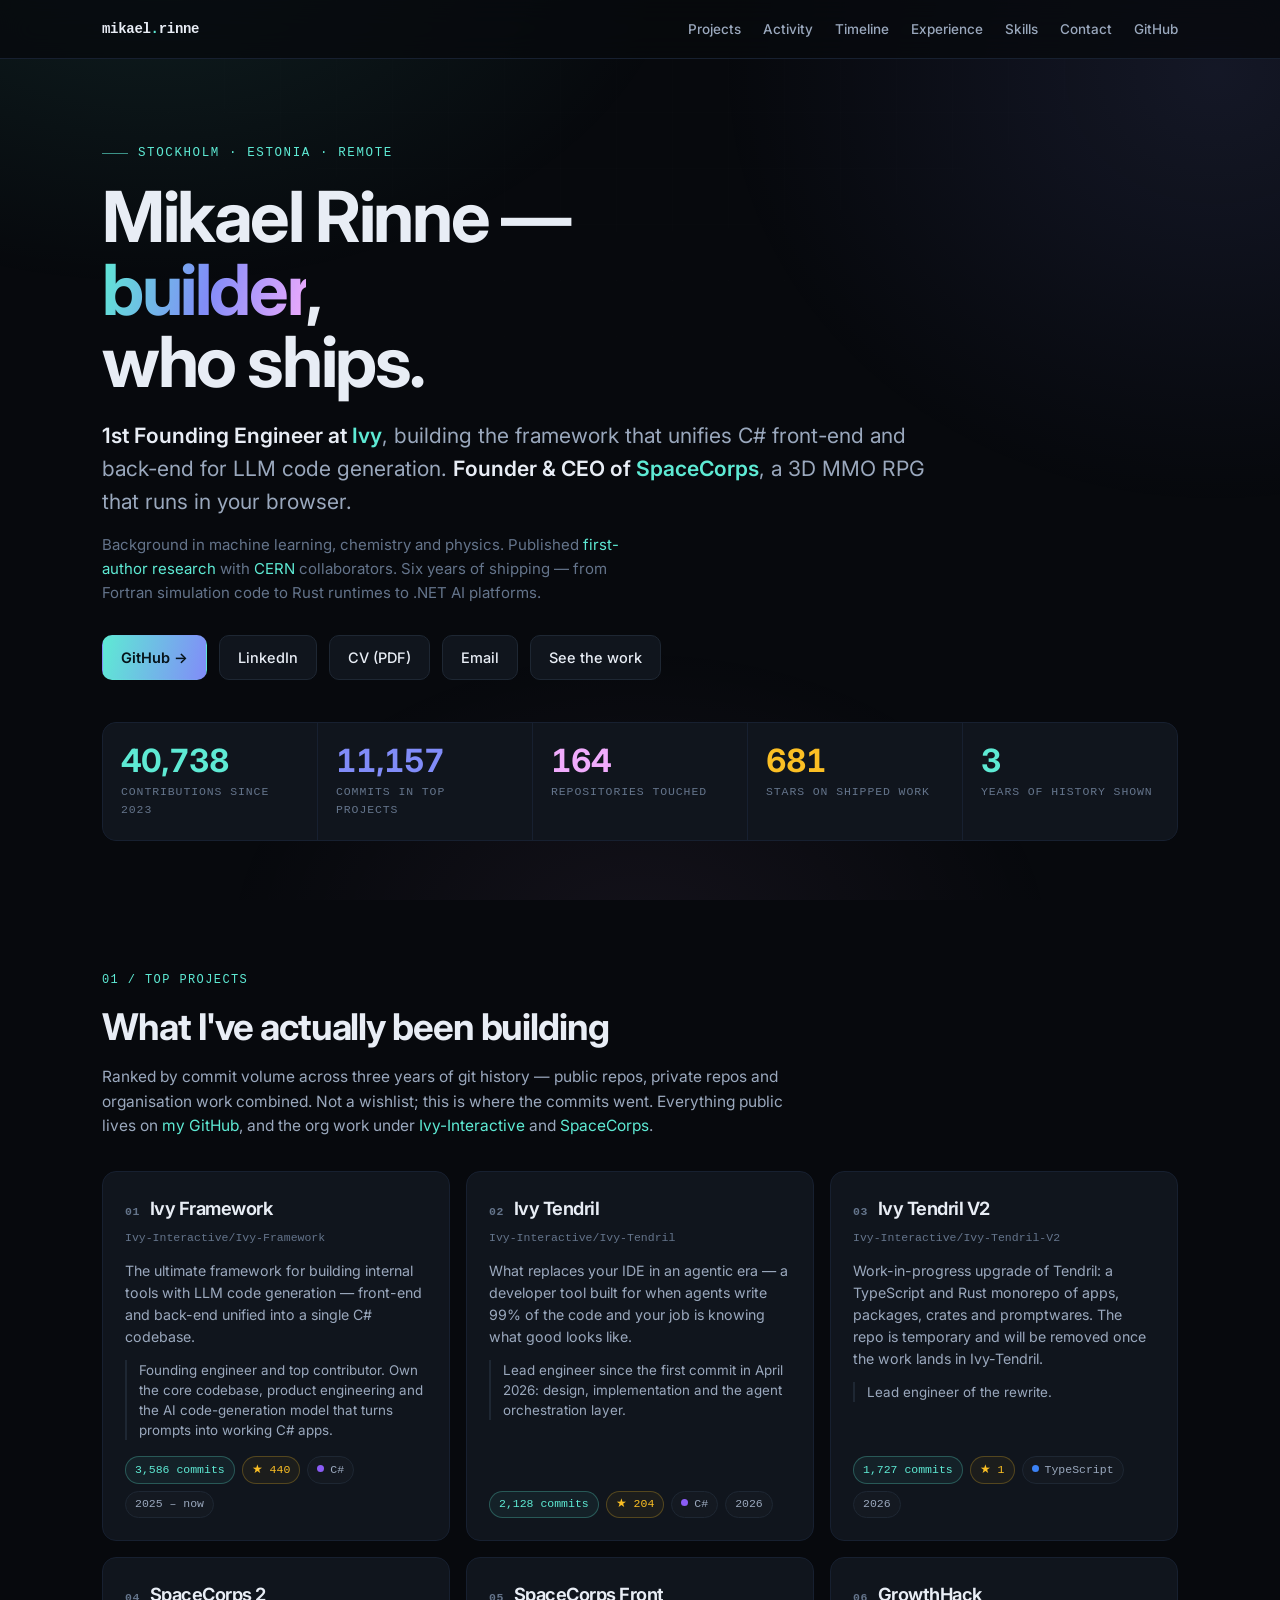
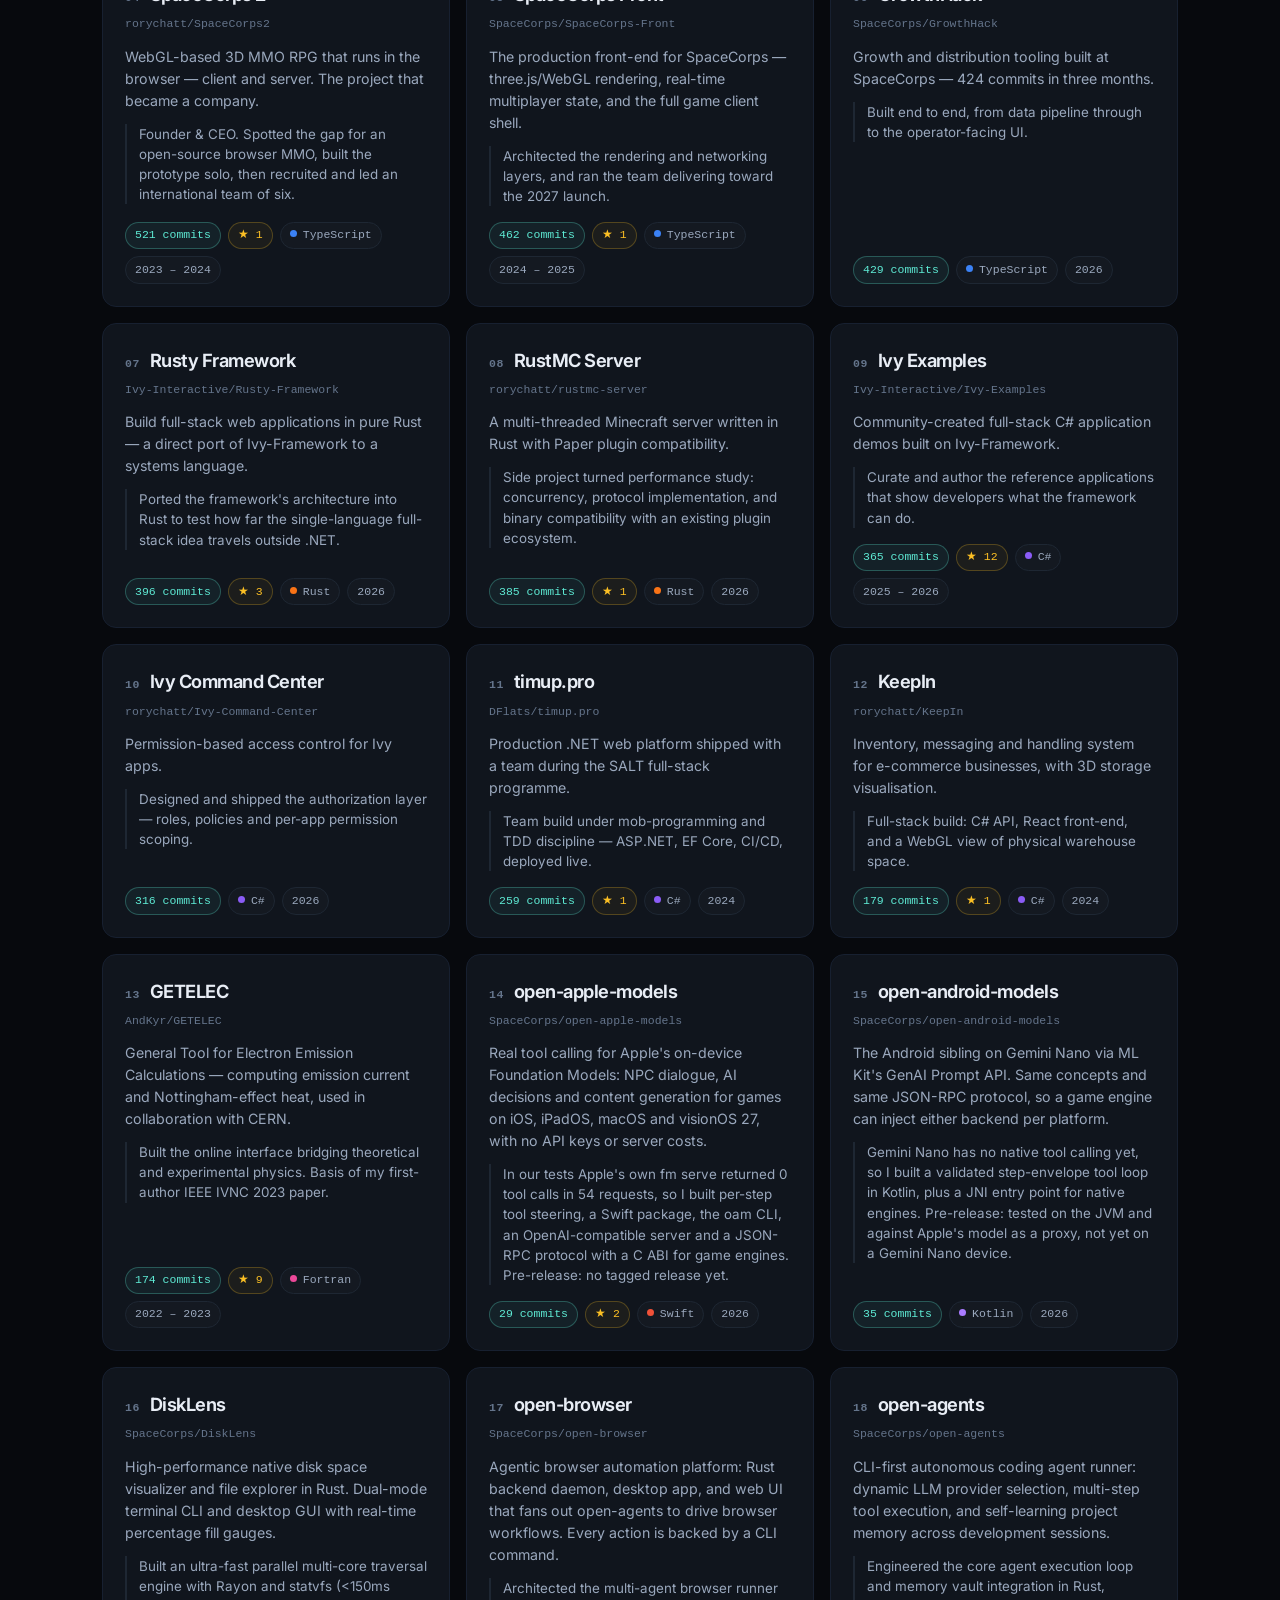
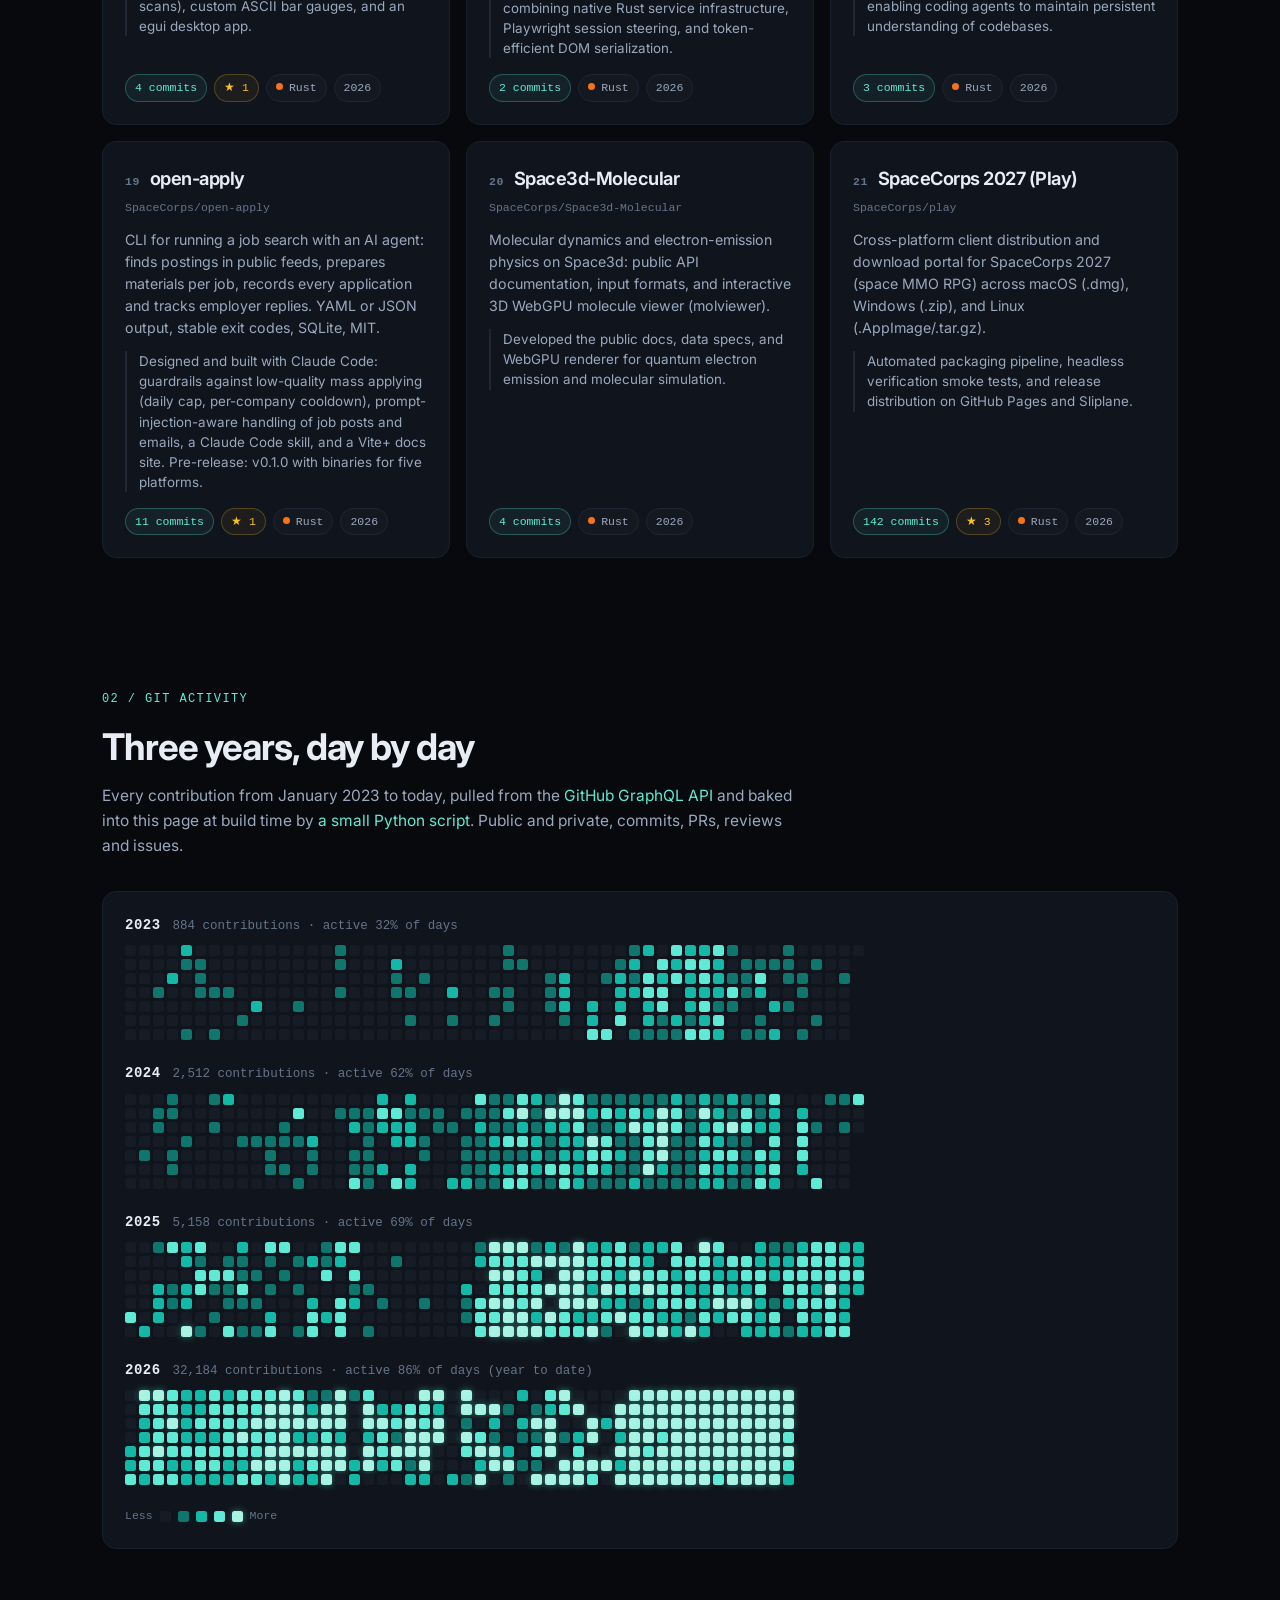
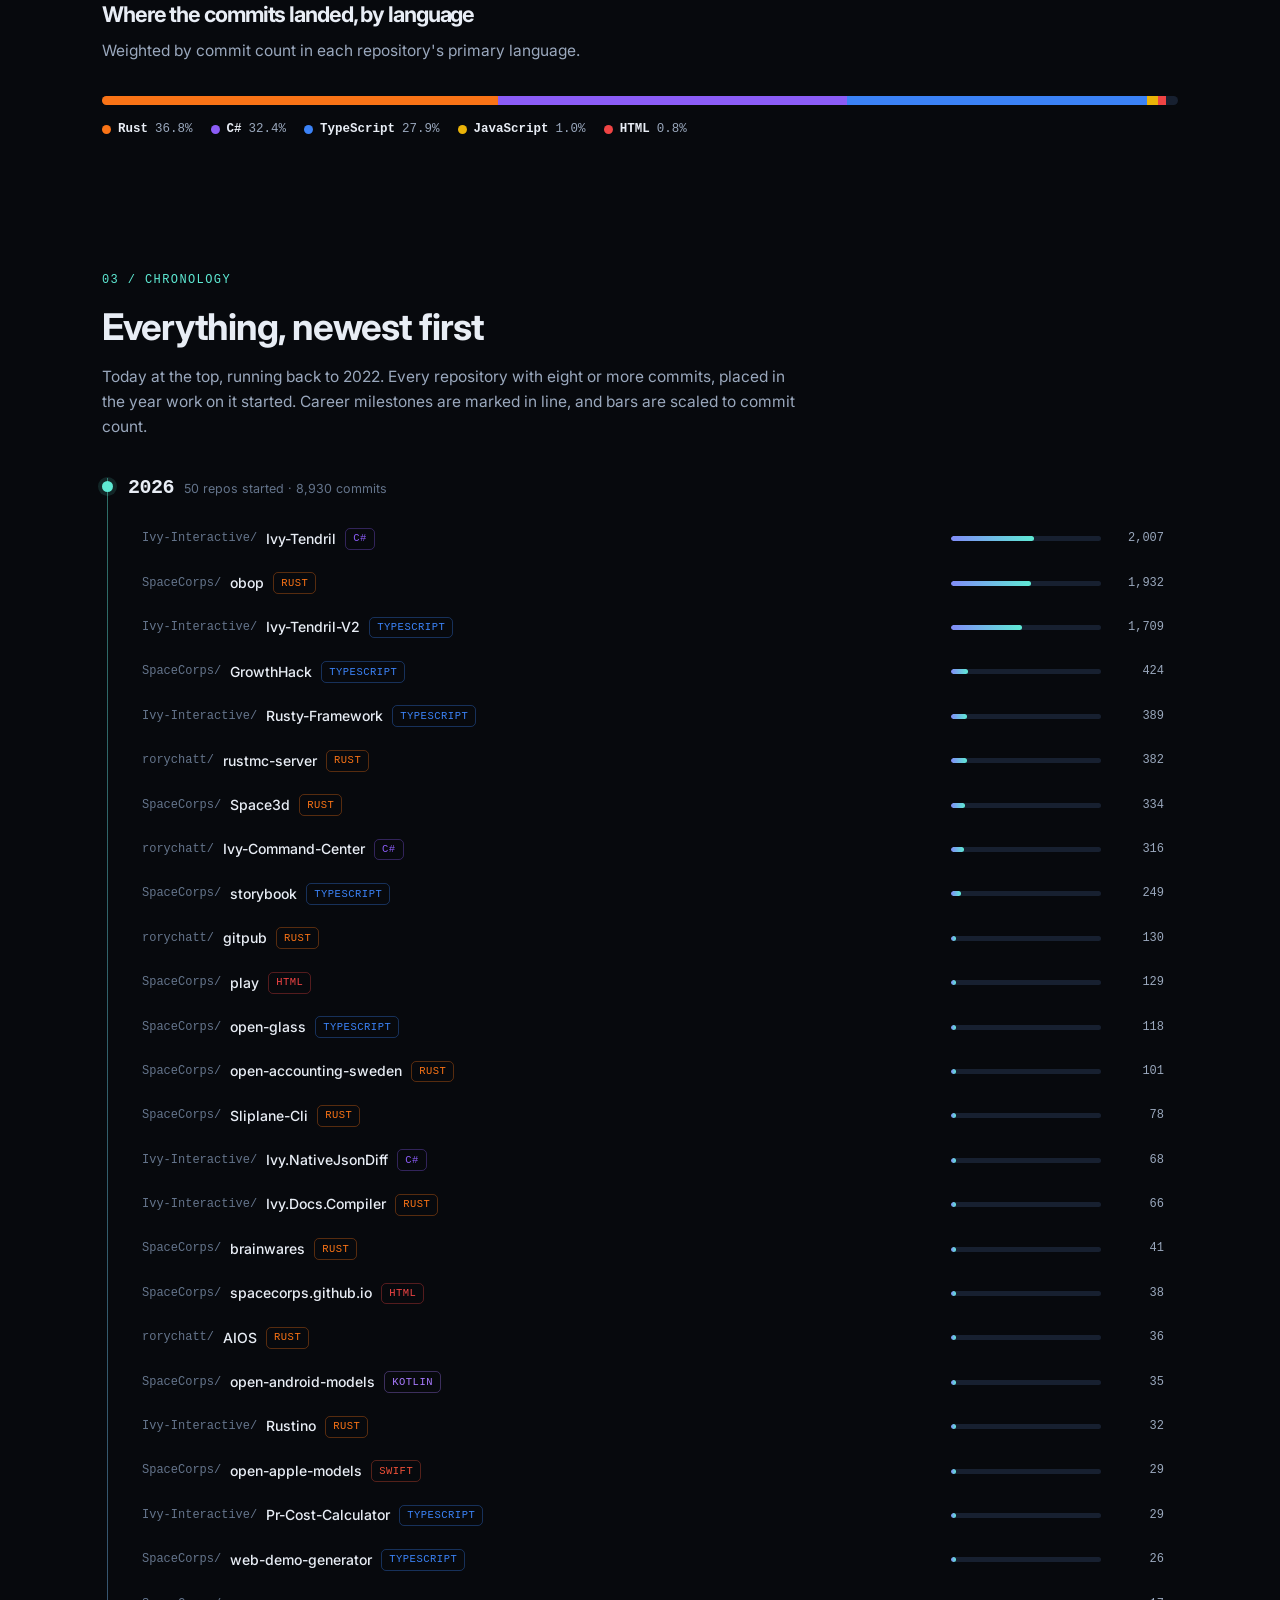
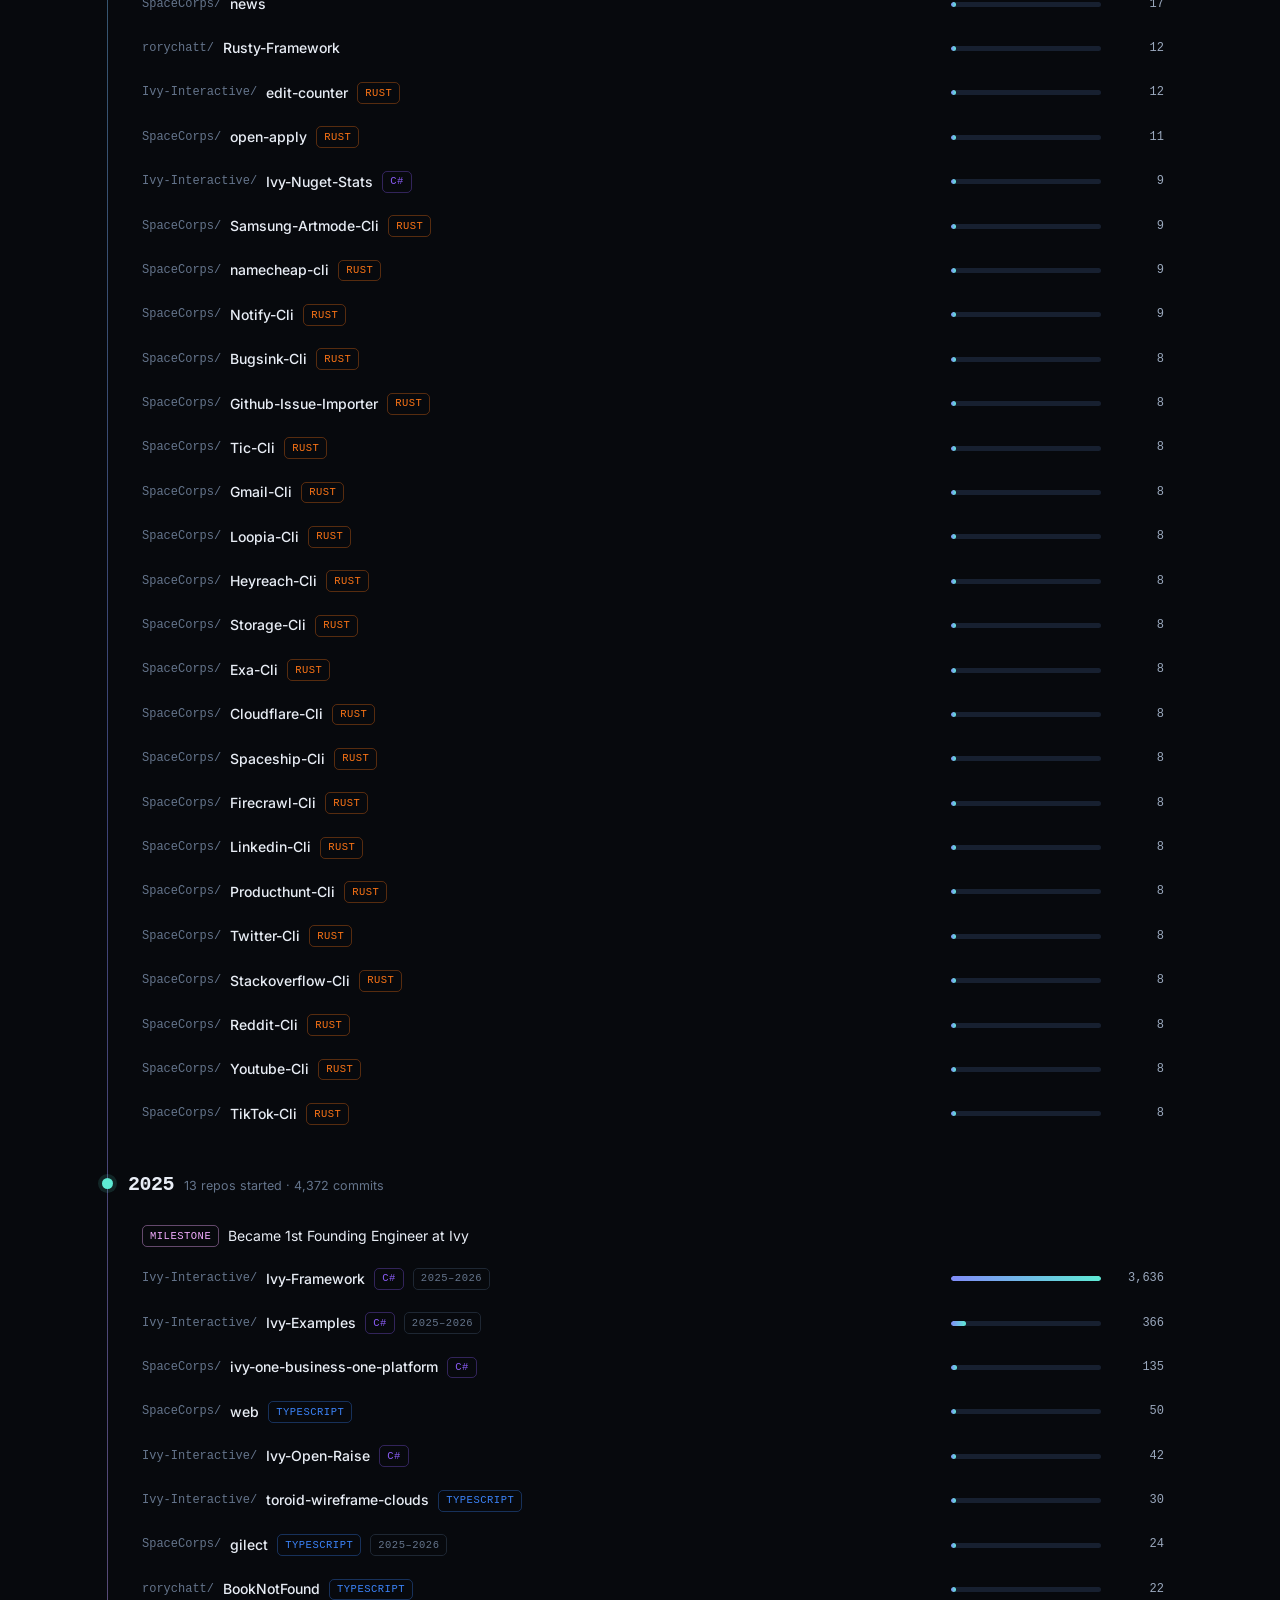
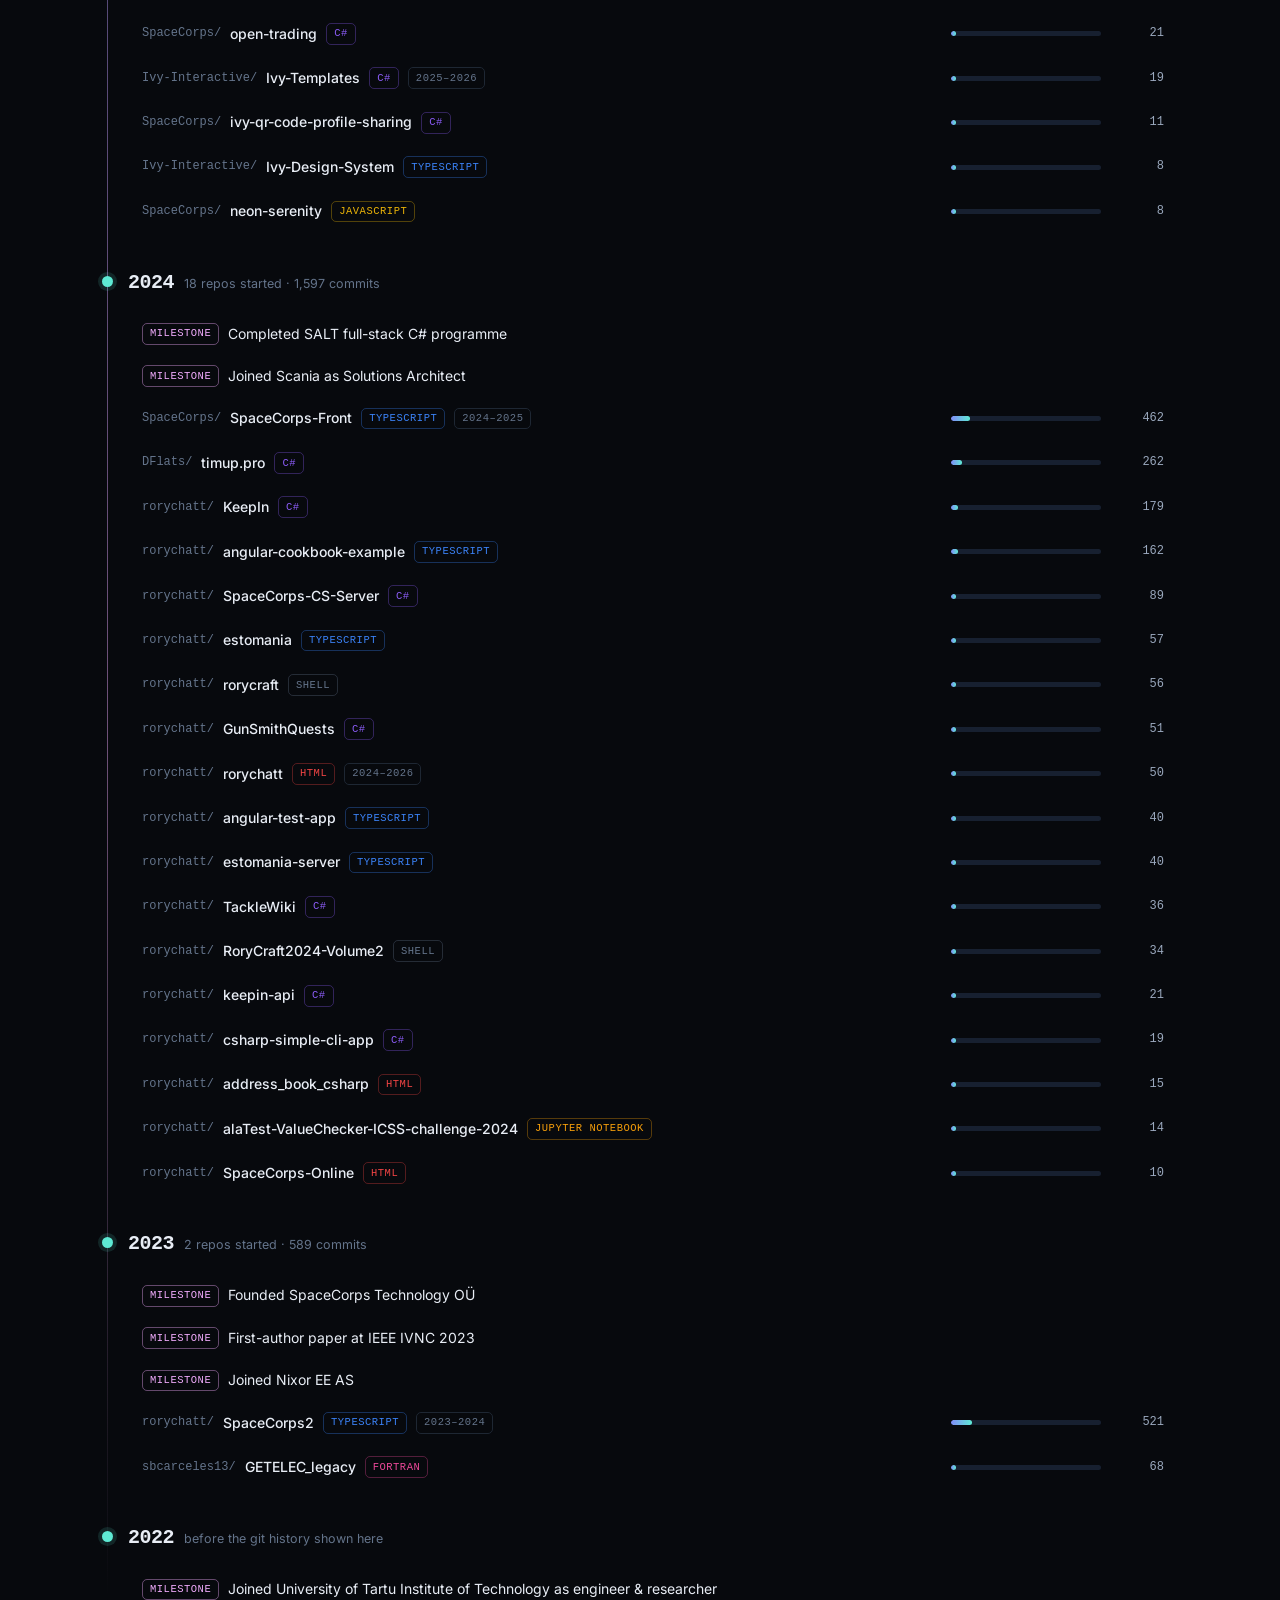
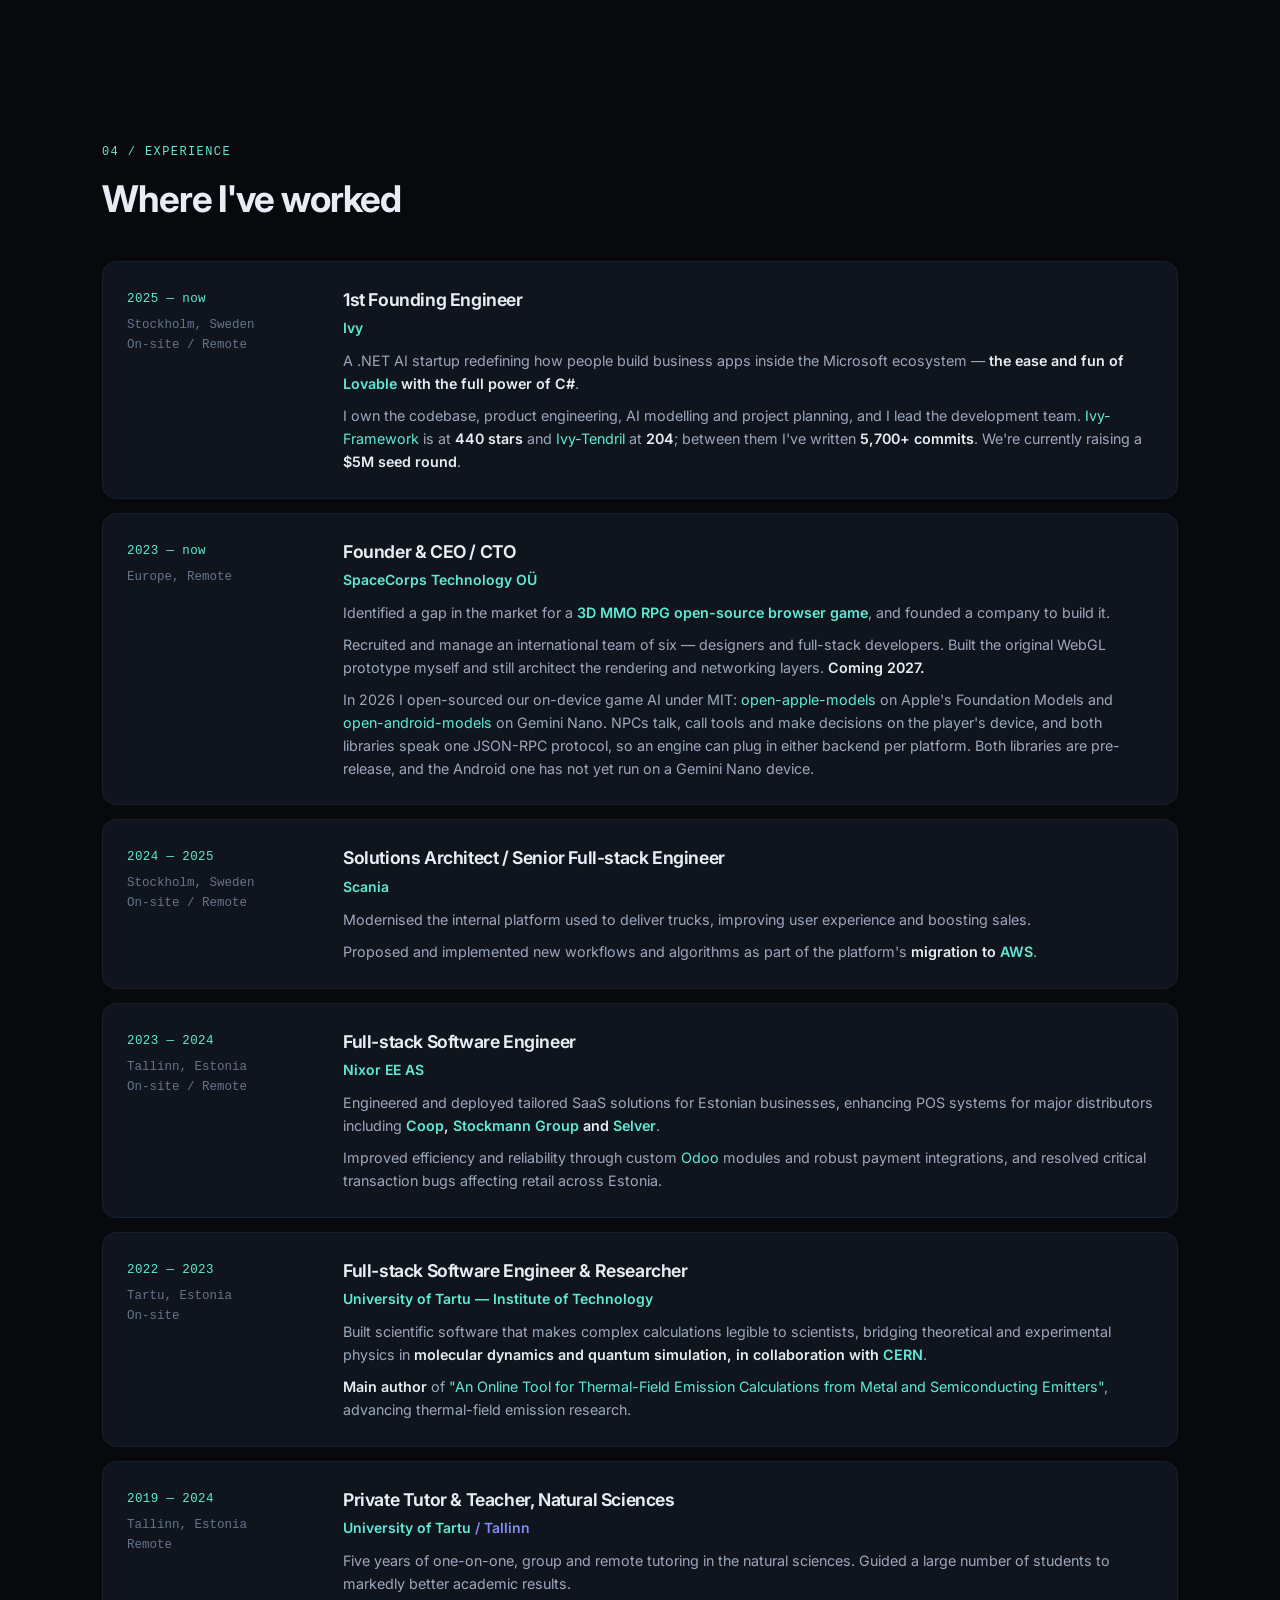
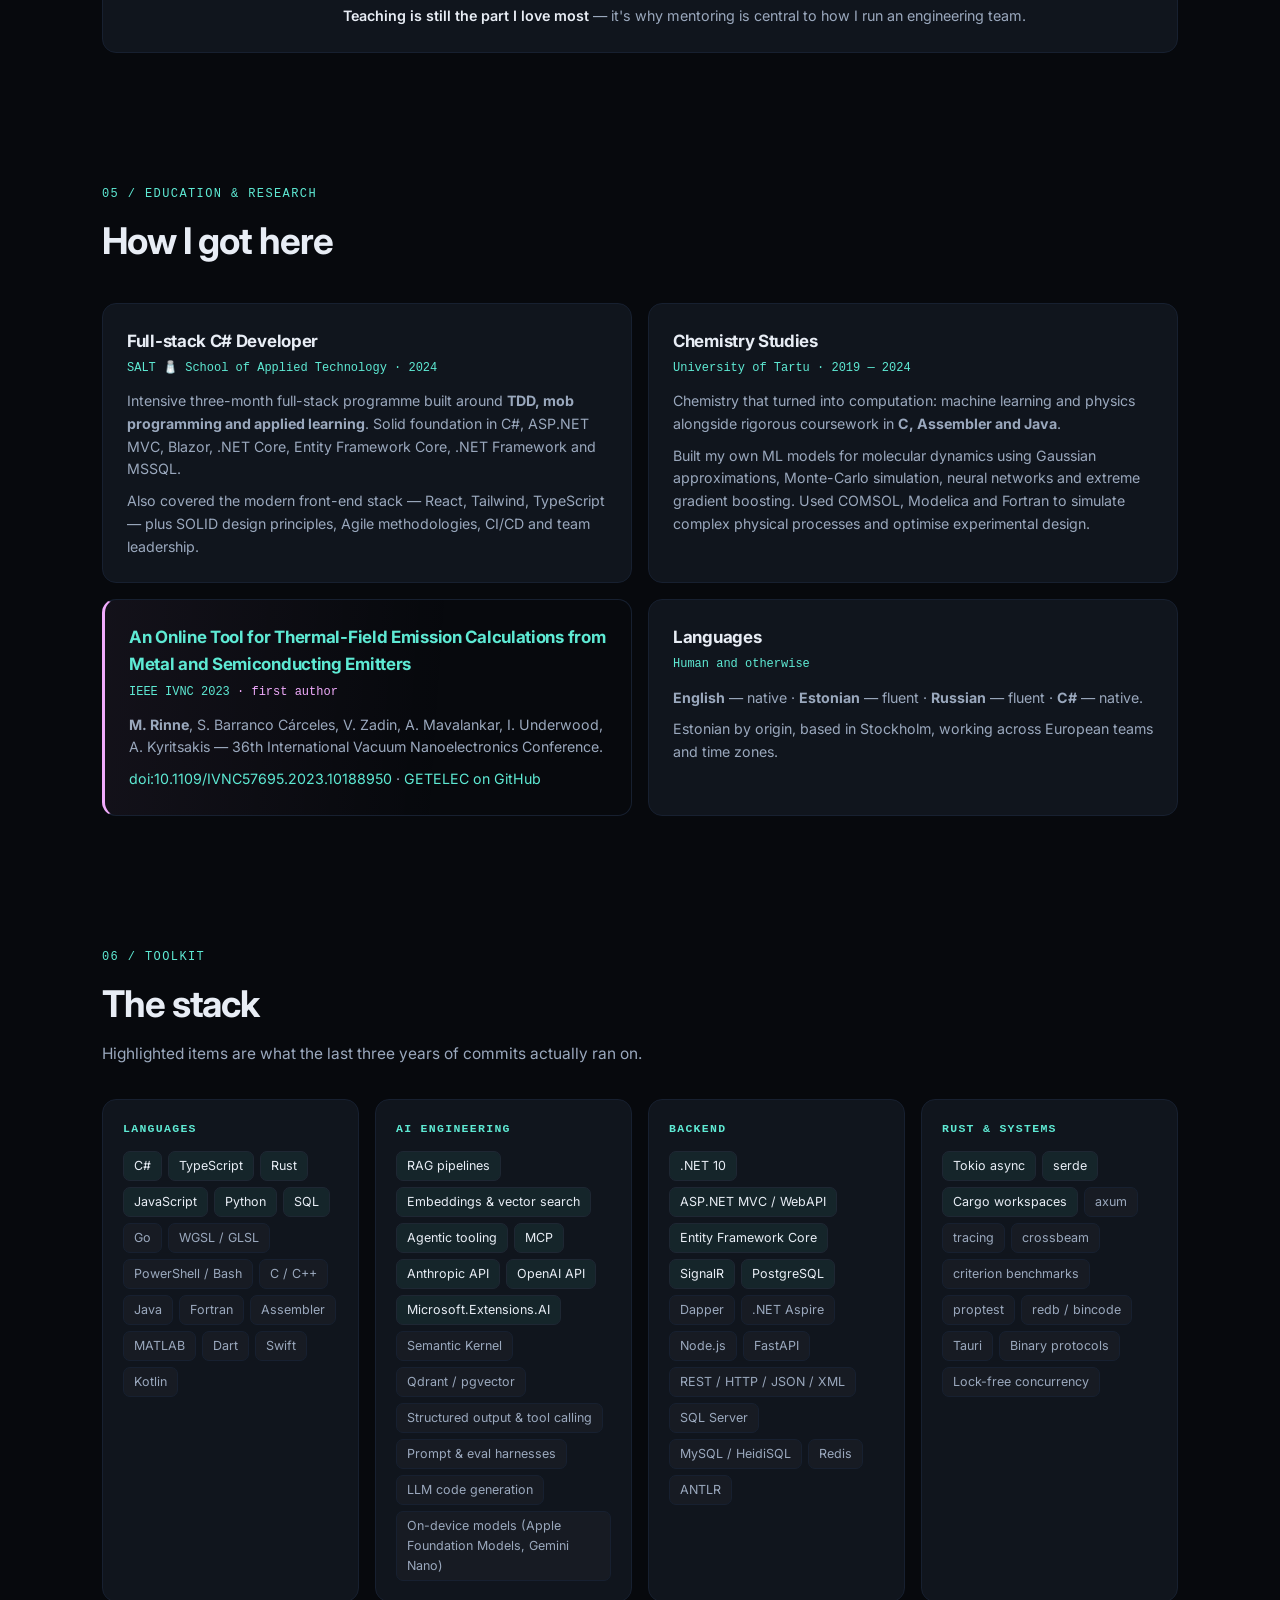
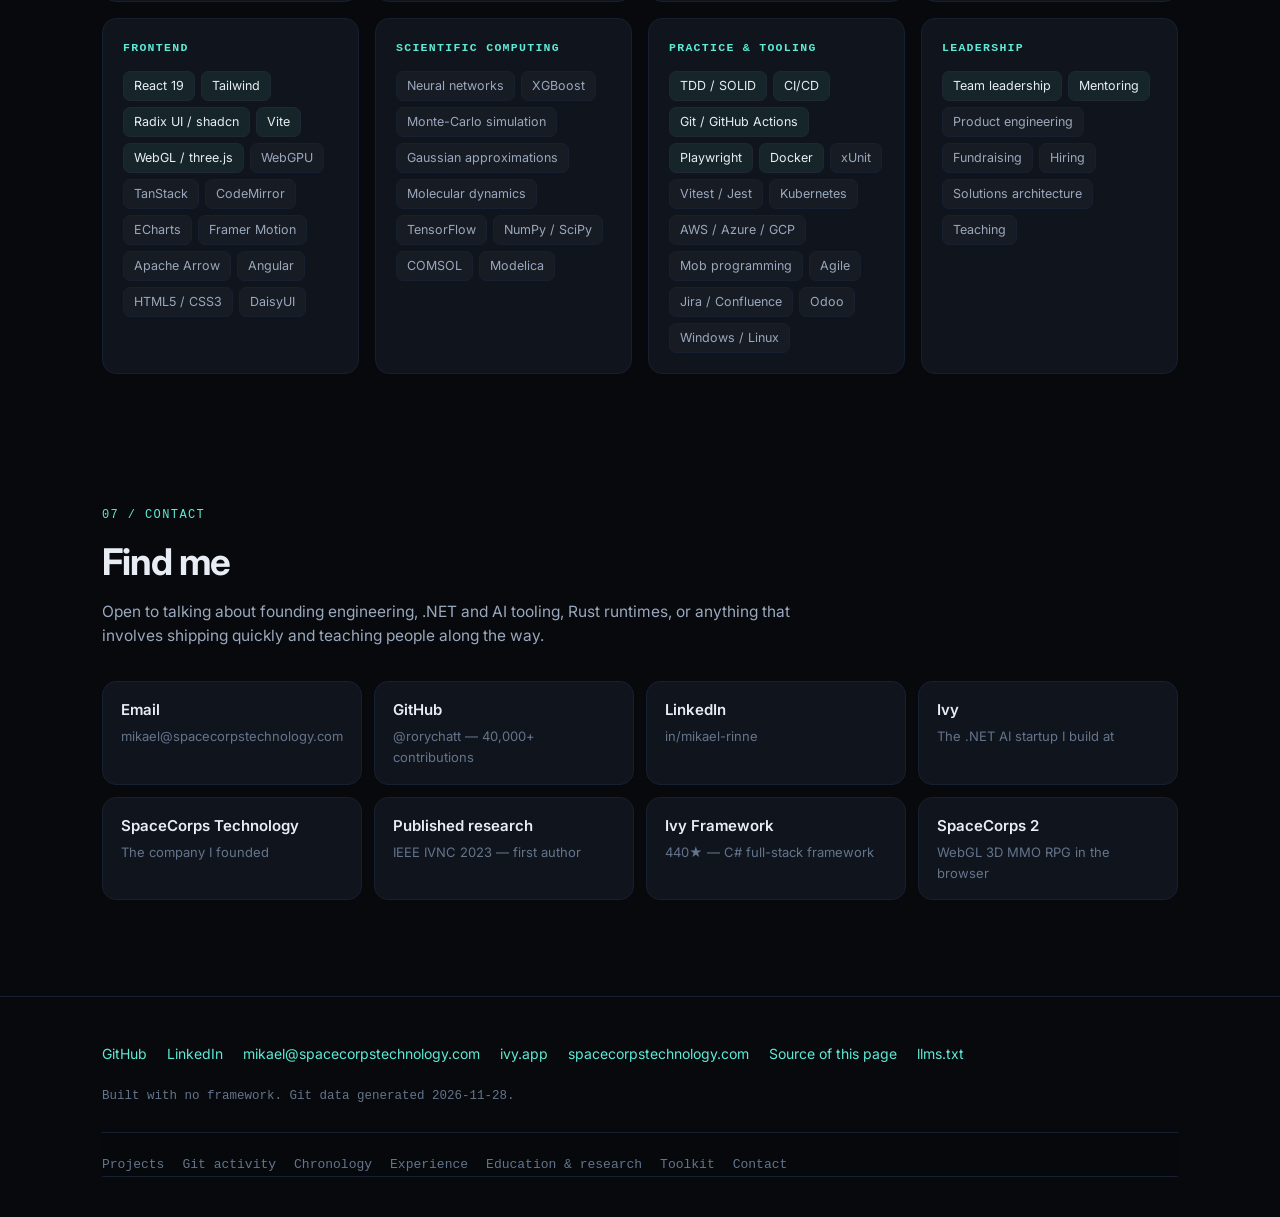
<file: index.html>
<!doctype html>
<html lang="en">
<head>
<meta charset="utf-8">
<meta name="viewport" content="width=device-width, initial-scale=1">
<title>Mikael Rinne — Full-stack Software Engineer | C#/.NET, TypeScript, Rust</title>
<meta name="description" content="Mikael Rinne is a full-stack software engineer in Stockholm: 1st Founding Engineer at Ivy, Founder &amp; CEO of SpaceCorps Technology. C#/.NET, TypeScript and Rust, with a research background in machine learning, chemistry and physics. 40,000+ GitHub contributions since 2023.">
<meta name="author" content="Mikael Rinne">
<meta name="robots" content="index, follow, max-image-preview:large, max-snippet:-1">
<link rel="canonical" href="https://rorychatt.github.io/rorychatt/">
<meta name="theme-color" content="#0a0e14">
<meta name="color-scheme" content="dark">

<meta property="og:type" content="profile">
<meta property="og:site_name" content="Mikael Rinne">
<meta property="og:locale" content="en_GB">
<meta property="profile:first_name" content="Mikael">
<meta property="profile:last_name" content="Rinne">
<meta property="profile:username" content="rorychatt">
<meta property="og:title" content="Mikael Rinne — Full-stack Software Engineer">
<meta property="og:description" content="1st Founding Engineer at Ivy. Founder &amp; CEO at SpaceCorps Technology. 40,000+ GitHub contributions across C#, TypeScript and Rust.">
<meta property="og:url" content="https://rorychatt.github.io/rorychatt/">
<meta property="og:image" content="https://avatars.githubusercontent.com/u/40919111?v=4">
<meta property="og:image:alt" content="Mikael Rinne">
<meta name="twitter:card" content="summary">
<meta name="twitter:title" content="Mikael Rinne — Full-stack Software Engineer">
<meta name="twitter:description" content="1st Founding Engineer at Ivy. Founder &amp; CEO at SpaceCorps Technology. 40,000+ GitHub contributions across C#, TypeScript and Rust.">
<meta name="twitter:image" content="https://avatars.githubusercontent.com/u/40919111?v=4">

<link rel="alternate" type="text/plain" href="llms.txt" title="Site summary for language models">
<link rel="sitemap" type="application/xml" href="sitemap.xml">
<link rel="me" href="https://github.com/rorychatt">
<link rel="me" href="https://www.linkedin.com/in/mikael-rinne/">
<link rel="icon" href="data:image/svg+xml,<svg xmlns='http://www.w3.org/2000/svg' viewBox='0 0 100 100'><text y='.9em' font-size='90'>⚡</text></svg>">
<link rel="preconnect" href="https://fonts.googleapis.com">
<link rel="preconnect" href="https://fonts.gstatic.com" crossorigin>
<link href="https://fonts.googleapis.com/css2?family=Inter:wght@400;500;600;700&display=swap" rel="stylesheet">
<link rel="stylesheet" href="assets/style.css?v=55a8d1ff92">
<script type="application/ld+json">
{
  "@context": "https://schema.org",
  "@graph": [
    {
      "@type": "ProfilePage",
      "@id": "https://rorychatt.github.io/rorychatt/#page",
      "url": "https://rorychatt.github.io/rorychatt/",
      "name": "Mikael Rinne \u2014 Full-stack Software Engineer",
      "inLanguage": "en",
      "mainEntity": { "@id": "https://rorychatt.github.io/rorychatt/#mikael" },
      "about": { "@id": "https://rorychatt.github.io/rorychatt/#mikael" }
    },
    {
      "@type": "Person",
      "@id": "https://rorychatt.github.io/rorychatt/#mikael",
      "name": "Mikael Rinne",
      "givenName": "Mikael",
      "familyName": "Rinne",
      "alternateName": "rorychatt",
      "jobTitle": "1st Founding Engineer",
      "description": "Full-stack software engineer with a background in machine learning, chemistry and physics. Founding engineer at Ivy and founder of SpaceCorps Technology.",
      "url": "https://rorychatt.github.io/rorychatt/",
      "image": "https://avatars.githubusercontent.com/u/40919111?v=4",
      "email": "mailto:mikael@spacecorpstechnology.com",
      "nationality": { "@type": "Country", "name": "Estonia" },
      "address": {
        "@type": "PostalAddress",
        "addressLocality": "Stockholm",
        "addressCountry": "SE"
      },
      "knowsLanguage": ["English", "Estonian", "Russian"],
      "worksFor": { "@id": "https://ivy.app/#org" },
      "founder": { "@id": "https://spacecorpstechnology.com/#org" },
      "alumniOf": [
        { "@type": "CollegeOrUniversity", "name": "University of Tartu", "url": "https://ut.ee/en" },
        { "@type": "EducationalOrganization", "name": "SALT School of Applied Technology", "url": "https://salt.dev/" }
      ],
      "knowsAbout": [
        "C#", ".NET", "ASP.NET Core", "Entity Framework Core", "TypeScript", "React", "Rust",
        "Tokio", "WebGL", "three.js", "WebGPU", "Retrieval-Augmented Generation",
        "Large language models", "Model Context Protocol", "Vector databases", "Machine learning",
        "Molecular dynamics", "Monte Carlo simulation", "Solutions architecture",
        "Swift", "Kotlin", "On-device language models"
      ],
      "sameAs": [
        "https://github.com/rorychatt",
        "https://www.linkedin.com/in/mikael-rinne/",
        "https://doi.org/10.1109/IVNC57695.2023.10188950"
      ]
    },
    {
      "@type": "Organization",
      "@id": "https://ivy.app/#org",
      "name": "Ivy",
      "url": "https://ivy.app",
      "description": "A .NET AI startup building the framework for LLM-generated business apps in C#."
    },
    {
      "@type": "Organization",
      "@id": "https://spacecorpstechnology.com/#org",
      "name": "SpaceCorps Technology O\u00dc",
      "url": "https://spacecorpstechnology.com",
      "description": "Studio building an open-source 3D MMO RPG that runs in the browser."
    },
    {
      "@type": "ScholarlyArticle",
      "@id": "https://doi.org/10.1109/IVNC57695.2023.10188950",
      "headline": "An Online Tool for Thermal-Field Emission Calculations from Metal and Semiconducting Emitters",
      "author": { "@id": "https://rorychatt.github.io/rorychatt/#mikael" },
      "datePublished": "2023",
      "isPartOf": "36th International Vacuum Nanoelectronics Conference (IVNC 2023)",
      "sameAs": "https://doi.org/10.1109/IVNC57695.2023.10188950"
    },
    {
      "@type": "BreadcrumbList",
      "itemListElement": [
        { "@type": "ListItem", "position": 1, "name": "Projects", "item": "https://rorychatt.github.io/rorychatt/#projects" },
        { "@type": "ListItem", "position": 2, "name": "Git activity", "item": "https://rorychatt.github.io/rorychatt/#activity" },
        { "@type": "ListItem", "position": 3, "name": "Chronology", "item": "https://rorychatt.github.io/rorychatt/#timeline" },
        { "@type": "ListItem", "position": 4, "name": "Experience", "item": "https://rorychatt.github.io/rorychatt/#experience" },
        { "@type": "ListItem", "position": 5, "name": "Education & research", "item": "https://rorychatt.github.io/rorychatt/#education" },
        { "@type": "ListItem", "position": 6, "name": "Toolkit", "item": "https://rorychatt.github.io/rorychatt/#skills" }
      ]
    }
  ]
}
</script>
</head>
<body>

<nav aria-label="Primary">
  <div class="wrap">
    <a class="brand" href="#top" aria-label="Mikael Rinne — home">mikael<span>.</span>rinne</a>
    <ul>
      <li><a href="#projects">Projects</a></li>
      <li><a href="#activity">Activity</a></li>
      <li><a href="#timeline">Timeline</a></li>
      <li><a href="#experience">Experience</a></li>
      <li><a href="#skills">Skills</a></li>
      <li><a href="#contact">Contact</a></li>
      <li><a href="https://github.com/rorychatt" target="_blank" rel="noopener me">GitHub</a></li>
    </ul>
  </div>
</nav>

<header class="hero" id="top">
  <div class="wrap">
    <div class="eyebrow">Stockholm · Estonia · Remote</div>
    <h1>Mikael Rinne —<br><span class="grad">builder</span>,<br>who ships.</h1>
    <p class="tagline">
      <strong>1st Founding Engineer at <a href="https://ivy.app" target="_blank" rel="noopener">Ivy</a></strong>, building the framework that unifies C# front-end and
      back-end for LLM code generation. <strong>Founder &amp; CEO of <a href="https://spacecorpstechnology.com" target="_blank" rel="noopener">SpaceCorps</a></strong>, a 3D MMO RPG
      that runs in your browser.
    </p>
    <p class="subline">
      Background in machine learning, chemistry and physics. Published <a href="https://doi.org/10.1109/IVNC57695.2023.10188950" target="_blank" rel="noopener">first-author research</a>
      with <a href="https://home.cern/" target="_blank" rel="noopener">CERN</a> collaborators. Six years of shipping — from Fortran simulation code to Rust runtimes to .NET AI platforms.
    </p>
    <div class="cta">
      <a class="btn primary" href="https://github.com/rorychatt" target="_blank" rel="noopener">GitHub →</a>
      <a class="btn" href="https://www.linkedin.com/in/mikael-rinne/" target="_blank" rel="noopener">LinkedIn</a>
      <a class="btn" href="cv/Mikael-Rinne-CV.pdf">CV (PDF)</a>
      <a class="btn" href="mailto:mikael@spacecorpstechnology.com">Email</a>
      <a class="btn" href="#projects">See the work</a>
    </div>
    <div class="stats" id="stats">
      <!-- BEGIN stats -->
      <div class="stat"><b data-to="40738">40,738</b><span>Contributions since 2023</span></div>
      <div class="stat"><b data-to="11157">11,157</b><span>Commits in top projects</span></div>
      <div class="stat"><b data-to="164">164</b><span>Repositories touched</span></div>
      <div class="stat"><b data-to="681">681</b><span>Stars on shipped work</span></div>
      <div class="stat"><b data-to="3">3</b><span>Years of history shown</span></div>
      <!-- END stats -->
    </div>
  </div>
</header>

<main id="main">

<section id="projects" aria-labelledby="h-projects">
  <div class="wrap">
    <div class="sec-head reveal">
      <span class="sec-num">01 / TOP PROJECTS</span>
      <h2 id="h-projects">What I've actually been building</h2>
      <p class="sec-sub">
        Ranked by commit volume across three years of git history — public repos, private repos and
        organisation work combined. Not a wishlist; this is where the commits went. Everything public
        lives on <a href="https://github.com/rorychatt?tab=repositories" target="_blank" rel="noopener">my GitHub</a>,
        and the org work under <a href="https://github.com/Ivy-Interactive" target="_blank" rel="noopener">Ivy-Interactive</a>
        and <a href="https://github.com/SpaceCorps" target="_blank" rel="noopener">SpaceCorps</a>.
      </p>
    </div>
    <div class="proj-grid" id="projects-grid">
      <!-- BEGIN projects -->
      <article class="proj reveal">
        <div class="proj-top"><span class="rank">01</span>
        <h3><a href="https://github.com/Ivy-Interactive/Ivy-Framework" target="_blank" rel="noopener">Ivy Framework</a></h3></div>
        <div class="slug">Ivy-Interactive/Ivy-Framework</div>
        <p class="desc">The ultimate framework for building internal tools with LLM code generation — front-end and back-end unified into a single C# codebase.</p>
        <p class="role">Founding engineer and top contributor. Own the core codebase, product engineering and the AI code-generation model that turns prompts into working C# apps.</p>
        <div class="proj-meta"><span class="pill commits">3,586 commits</span><span class="pill star">★ 440</span><span class="pill lang" style="--d:#8b5cf6">C#</span><span class="pill">2025 – now</span></div>
      </article>
      <article class="proj reveal">
        <div class="proj-top"><span class="rank">02</span>
        <h3><a href="https://github.com/Ivy-Interactive/Ivy-Tendril" target="_blank" rel="noopener">Ivy Tendril</a></h3></div>
        <div class="slug">Ivy-Interactive/Ivy-Tendril</div>
        <p class="desc">What replaces your IDE in an agentic era — a developer tool built for when agents write 99% of the code and your job is knowing what good looks like.</p>
        <p class="role">Lead engineer since the first commit in April 2026: design, implementation and the agent orchestration layer.</p>
        <div class="proj-meta"><span class="pill commits">2,128 commits</span><span class="pill star">★ 204</span><span class="pill lang" style="--d:#8b5cf6">C#</span><span class="pill">2026</span></div>
      </article>
      <article class="proj reveal">
        <div class="proj-top"><span class="rank">03</span>
        <h3><a href="https://github.com/Ivy-Interactive/Ivy-Tendril-V2" target="_blank" rel="noopener">Ivy Tendril V2</a></h3></div>
        <div class="slug">Ivy-Interactive/Ivy-Tendril-V2</div>
        <p class="desc">Work-in-progress upgrade of Tendril: a TypeScript and Rust monorepo of apps, packages, crates and promptwares. The repo is temporary and will be removed once the work lands in Ivy-Tendril.</p>
        <p class="role">Lead engineer of the rewrite.</p>
        <div class="proj-meta"><span class="pill commits">1,727 commits</span><span class="pill star">★ 1</span><span class="pill lang" style="--d:#3b82f6">TypeScript</span><span class="pill">2026</span></div>
      </article>
      <article class="proj reveal">
        <div class="proj-top"><span class="rank">04</span>
        <h3><a href="https://github.com/rorychatt/SpaceCorps2" target="_blank" rel="noopener">SpaceCorps 2</a></h3></div>
        <div class="slug">rorychatt/SpaceCorps2</div>
        <p class="desc">WebGL-based 3D MMO RPG that runs in the browser — client and server. The project that became a company.</p>
        <p class="role">Founder &amp; CEO. Spotted the gap for an open-source browser MMO, built the prototype solo, then recruited and led an international team of six.</p>
        <div class="proj-meta"><span class="pill commits">521 commits</span><span class="pill star">★ 1</span><span class="pill lang" style="--d:#3b82f6">TypeScript</span><span class="pill">2023 – 2024</span></div>
      </article>
      <article class="proj reveal">
        <div class="proj-top"><span class="rank">05</span>
        <h3><a href="https://github.com/SpaceCorps/SpaceCorps-Front" target="_blank" rel="noopener">SpaceCorps Front</a></h3></div>
        <div class="slug">SpaceCorps/SpaceCorps-Front</div>
        <p class="desc">The production front-end for SpaceCorps — three.js/WebGL rendering, real-time multiplayer state, and the full game client shell.</p>
        <p class="role">Architected the rendering and networking layers, and ran the team delivering toward the 2027 launch.</p>
        <div class="proj-meta"><span class="pill commits">462 commits</span><span class="pill star">★ 1</span><span class="pill lang" style="--d:#3b82f6">TypeScript</span><span class="pill">2024 – 2025</span></div>
      </article>
      <article class="proj reveal">
        <div class="proj-top"><span class="rank">06</span>
        <h3><a href="https://github.com/SpaceCorps/GrowthHack" target="_blank" rel="noopener">GrowthHack</a></h3></div>
        <div class="slug">SpaceCorps/GrowthHack</div>
        <p class="desc">Growth and distribution tooling built at SpaceCorps — 424 commits in three months.</p>
        <p class="role">Built end to end, from data pipeline through to the operator-facing UI.</p>
        <div class="proj-meta"><span class="pill commits">429 commits</span><span class="pill lang" style="--d:#3b82f6">TypeScript</span><span class="pill">2026</span></div>
      </article>
      <article class="proj reveal">
        <div class="proj-top"><span class="rank">07</span>
        <h3><a href="https://github.com/Ivy-Interactive/Rusty-Framework" target="_blank" rel="noopener">Rusty Framework</a></h3></div>
        <div class="slug">Ivy-Interactive/Rusty-Framework</div>
        <p class="desc">Build full-stack web applications in pure Rust — a direct port of Ivy-Framework to a systems language.</p>
        <p class="role">Ported the framework&#x27;s architecture into Rust to test how far the single-language full-stack idea travels outside .NET.</p>
        <div class="proj-meta"><span class="pill commits">396 commits</span><span class="pill star">★ 3</span><span class="pill lang" style="--d:#f97316">Rust</span><span class="pill">2026</span></div>
      </article>
      <article class="proj reveal">
        <div class="proj-top"><span class="rank">08</span>
        <h3><a href="https://github.com/rorychatt/rustmc-server" target="_blank" rel="noopener">RustMC Server</a></h3></div>
        <div class="slug">rorychatt/rustmc-server</div>
        <p class="desc">A multi-threaded Minecraft server written in Rust with Paper plugin compatibility.</p>
        <p class="role">Side project turned performance study: concurrency, protocol implementation, and binary compatibility with an existing plugin ecosystem.</p>
        <div class="proj-meta"><span class="pill commits">385 commits</span><span class="pill star">★ 1</span><span class="pill lang" style="--d:#f97316">Rust</span><span class="pill">2026</span></div>
      </article>
      <article class="proj reveal">
        <div class="proj-top"><span class="rank">09</span>
        <h3><a href="https://github.com/Ivy-Interactive/Ivy-Examples" target="_blank" rel="noopener">Ivy Examples</a></h3></div>
        <div class="slug">Ivy-Interactive/Ivy-Examples</div>
        <p class="desc">Community-created full-stack C# application demos built on Ivy-Framework.</p>
        <p class="role">Curate and author the reference applications that show developers what the framework can do.</p>
        <div class="proj-meta"><span class="pill commits">365 commits</span><span class="pill star">★ 12</span><span class="pill lang" style="--d:#8b5cf6">C#</span><span class="pill">2025 – 2026</span></div>
      </article>
      <article class="proj reveal">
        <div class="proj-top"><span class="rank">10</span>
        <h3><a href="https://github.com/rorychatt/Ivy-Command-Center" target="_blank" rel="noopener">Ivy Command Center</a></h3></div>
        <div class="slug">rorychatt/Ivy-Command-Center</div>
        <p class="desc">Permission-based access control for Ivy apps.</p>
        <p class="role">Designed and shipped the authorization layer — roles, policies and per-app permission scoping.</p>
        <div class="proj-meta"><span class="pill commits">316 commits</span><span class="pill lang" style="--d:#8b5cf6">C#</span><span class="pill">2026</span></div>
      </article>
      <article class="proj reveal">
        <div class="proj-top"><span class="rank">11</span>
        <h3><a href="https://github.com/DFlats/timup.pro" target="_blank" rel="noopener">timup.pro</a></h3></div>
        <div class="slug">DFlats/timup.pro</div>
        <p class="desc">Production .NET web platform shipped with a team during the SALT full-stack programme.</p>
        <p class="role">Team build under mob-programming and TDD discipline — ASP.NET, EF Core, CI/CD, deployed live.</p>
        <div class="proj-meta"><span class="pill commits">259 commits</span><span class="pill star">★ 1</span><span class="pill lang" style="--d:#8b5cf6">C#</span><span class="pill">2024</span></div>
      </article>
      <article class="proj reveal">
        <div class="proj-top"><span class="rank">12</span>
        <h3><a href="https://github.com/rorychatt/KeepIn" target="_blank" rel="noopener">KeepIn</a></h3></div>
        <div class="slug">rorychatt/KeepIn</div>
        <p class="desc">Inventory, messaging and handling system for e-commerce businesses, with 3D storage visualisation.</p>
        <p class="role">Full-stack build: C# API, React front-end, and a WebGL view of physical warehouse space.</p>
        <div class="proj-meta"><span class="pill commits">179 commits</span><span class="pill star">★ 1</span><span class="pill lang" style="--d:#8b5cf6">C#</span><span class="pill">2024</span></div>
      </article>
      <article class="proj reveal">
        <div class="proj-top"><span class="rank">13</span>
        <h3><a href="https://github.com/AndKyr/GETELEC" target="_blank" rel="noopener">GETELEC</a></h3></div>
        <div class="slug">AndKyr/GETELEC</div>
        <p class="desc">General Tool for Electron Emission Calculations — computing emission current and Nottingham-effect heat, used in collaboration with CERN.</p>
        <p class="role">Built the online interface bridging theoretical and experimental physics. Basis of my first-author IEEE IVNC 2023 paper.</p>
        <div class="proj-meta"><span class="pill commits">174 commits</span><span class="pill star">★ 9</span><span class="pill lang" style="--d:#ec4899">Fortran</span><span class="pill">2022 – 2023</span></div>
      </article>
      <article class="proj reveal">
        <div class="proj-top"><span class="rank">14</span>
        <h3><a href="https://github.com/SpaceCorps/open-apple-models" target="_blank" rel="noopener">open-apple-models</a></h3></div>
        <div class="slug">SpaceCorps/open-apple-models</div>
        <p class="desc">Real tool calling for Apple&#x27;s on-device Foundation Models: NPC dialogue, AI decisions and content generation for games on iOS, iPadOS, macOS and visionOS 27, with no API keys or server costs.</p>
        <p class="role">In our tests Apple&#x27;s own fm serve returned 0 tool calls in 54 requests, so I built per-step tool steering, a Swift package, the oam CLI, an OpenAI-compatible server and a JSON-RPC protocol with a C ABI for game engines. Pre-release: no tagged release yet.</p>
        <div class="proj-meta"><span class="pill commits">29 commits</span><span class="pill star">★ 2</span><span class="pill lang" style="--d:#f05138">Swift</span><span class="pill">2026</span></div>
      </article>
      <article class="proj reveal">
        <div class="proj-top"><span class="rank">15</span>
        <h3><a href="https://github.com/SpaceCorps/open-android-models" target="_blank" rel="noopener">open-android-models</a></h3></div>
        <div class="slug">SpaceCorps/open-android-models</div>
        <p class="desc">The Android sibling on Gemini Nano via ML Kit&#x27;s GenAI Prompt API. Same concepts and same JSON-RPC protocol, so a game engine can inject either backend per platform.</p>
        <p class="role">Gemini Nano has no native tool calling yet, so I built a validated step-envelope tool loop in Kotlin, plus a JNI entry point for native engines. Pre-release: tested on the JVM and against Apple&#x27;s model as a proxy, not yet on a Gemini Nano device.</p>
        <div class="proj-meta"><span class="pill commits">35 commits</span><span class="pill lang" style="--d:#a97bff">Kotlin</span><span class="pill">2026</span></div>
      </article>
      <article class="proj reveal">
        <div class="proj-top"><span class="rank">16</span>
        <h3><a href="https://github.com/SpaceCorps/DiskLens" target="_blank" rel="noopener">DiskLens</a></h3></div>
        <div class="slug">SpaceCorps/DiskLens</div>
        <p class="desc">High-performance native disk space visualizer and file explorer in Rust. Dual-mode terminal CLI and desktop GUI with real-time percentage fill gauges.</p>
        <p class="role">Built an ultra-fast parallel multi-core traversal engine with Rayon and statvfs (&lt;150ms scans), custom ASCII bar gauges, and an egui desktop app.</p>
        <div class="proj-meta"><span class="pill commits">4 commits</span><span class="pill star">★ 1</span><span class="pill lang" style="--d:#f97316">Rust</span><span class="pill">2026</span></div>
      </article>
      <article class="proj reveal">
        <div class="proj-top"><span class="rank">17</span>
        <h3><a href="https://github.com/SpaceCorps/open-browser" target="_blank" rel="noopener">open-browser</a></h3></div>
        <div class="slug">SpaceCorps/open-browser</div>
        <p class="desc">Agentic browser automation platform: Rust backend daemon, desktop app, and web UI that fans out open-agents to drive browser workflows. Every action is backed by a CLI command.</p>
        <p class="role">Architected the multi-agent browser runner combining native Rust service infrastructure, Playwright session steering, and token-efficient DOM serialization.</p>
        <div class="proj-meta"><span class="pill commits">2 commits</span><span class="pill lang" style="--d:#f97316">Rust</span><span class="pill">2026</span></div>
      </article>
      <article class="proj reveal">
        <div class="proj-top"><span class="rank">18</span>
        <h3><a href="https://github.com/SpaceCorps/open-agents" target="_blank" rel="noopener">open-agents</a></h3></div>
        <div class="slug">SpaceCorps/open-agents</div>
        <p class="desc">CLI-first autonomous coding agent runner: dynamic LLM provider selection, multi-step tool execution, and self-learning project memory across development sessions.</p>
        <p class="role">Engineered the core agent execution loop and memory vault integration in Rust, enabling coding agents to maintain persistent understanding of codebases.</p>
        <div class="proj-meta"><span class="pill commits">3 commits</span><span class="pill lang" style="--d:#f97316">Rust</span><span class="pill">2026</span></div>
      </article>
      <article class="proj reveal">
        <div class="proj-top"><span class="rank">19</span>
        <h3><a href="https://github.com/SpaceCorps/open-apply" target="_blank" rel="noopener">open-apply</a></h3></div>
        <div class="slug">SpaceCorps/open-apply</div>
        <p class="desc">CLI for running a job search with an AI agent: finds postings in public feeds, prepares materials per job, records every application and tracks employer replies. YAML or JSON output, stable exit codes, SQLite, MIT.</p>
        <p class="role">Designed and built with Claude Code: guardrails against low-quality mass applying (daily cap, per-company cooldown), prompt-injection-aware handling of job posts and emails, a Claude Code skill, and a Vite+ docs site. Pre-release: v0.1.0 with binaries for five platforms.</p>
        <div class="proj-meta"><span class="pill commits">11 commits</span><span class="pill star">★ 1</span><span class="pill lang" style="--d:#f97316">Rust</span><span class="pill">2026</span></div>
      </article>
      <article class="proj reveal">
        <div class="proj-top"><span class="rank">20</span>
        <h3><a href="https://github.com/SpaceCorps/Space3d-Molecular" target="_blank" rel="noopener">Space3d-Molecular</a></h3></div>
        <div class="slug">SpaceCorps/Space3d-Molecular</div>
        <p class="desc">Molecular dynamics and electron-emission physics on Space3d: public API documentation, input formats, and interactive 3D WebGPU molecule viewer (molviewer).</p>
        <p class="role">Developed the public docs, data specs, and WebGPU renderer for quantum electron emission and molecular simulation.</p>
        <div class="proj-meta"><span class="pill commits">4 commits</span><span class="pill lang" style="--d:#f97316">Rust</span><span class="pill">2026</span></div>
      </article>
      <article class="proj reveal">
        <div class="proj-top"><span class="rank">21</span>
        <h3><a href="https://github.com/SpaceCorps/play" target="_blank" rel="noopener">SpaceCorps 2027 (Play)</a></h3></div>
        <div class="slug">SpaceCorps/play</div>
        <p class="desc">Cross-platform client distribution and download portal for SpaceCorps 2027 (space MMO RPG) across macOS (.dmg), Windows (.zip), and Linux (.AppImage/.tar.gz).</p>
        <p class="role">Automated packaging pipeline, headless verification smoke tests, and release distribution on GitHub Pages and Sliplane.</p>
        <div class="proj-meta"><span class="pill commits">142 commits</span><span class="pill star">★ 3</span><span class="pill lang" style="--d:#f97316">Rust</span><span class="pill">2026</span></div>
      </article>
      <!-- END projects -->
    </div>
  </div>
</section>

<section id="activity" aria-labelledby="h-activity">
  <div class="wrap">
    <div class="sec-head reveal">
      <span class="sec-num">02 / GIT ACTIVITY</span>
      <h2 id="h-activity">Three years, day by day</h2>
      <p class="sec-sub">
        Every contribution from January 2023 to today, pulled from the
        <a href="https://docs.github.com/en/graphql/reference/objects#contributionscollection" target="_blank" rel="noopener">GitHub GraphQL API</a>
        and baked into this page at build time by
        <a href="https://github.com/rorychatt/rorychatt/blob/main/scripts/build-data.py" target="_blank" rel="noopener">a small Python script</a>.
        Public and private, commits, PRs, reviews and issues.
      </p>
    </div>
    <div class="hm-panel reveal">
      <div class="hm-scroll" id="heatmap"></div>
      <div class="hm-legend">
        <span>Less</span>
        <span class="hm-d" data-l="0"></span>
        <span class="hm-d" data-l="1"></span>
        <span class="hm-d" data-l="2"></span>
        <span class="hm-d" data-l="3"></span>
        <span class="hm-d" data-l="4"></span>
        <span>More</span>
      </div>
    </div>

    <div class="sec-head reveal" style="margin-top:48px">
      <h2 style="font-size:1.35rem">Where the commits landed, by language</h2>
      <p class="sec-sub">Weighted by commit count in each repository's primary language.</p>
    </div>
    <div class="reveal">
      <div class="langbar" id="langbar"></div>
      <div class="langkeys" id="langkeys"></div>
    </div>
  </div>
</section>

<section id="timeline" aria-labelledby="h-timeline">
  <div class="wrap">
    <div class="sec-head reveal">
      <span class="sec-num">03 / CHRONOLOGY</span>
      <h2 id="h-timeline">Everything, newest first</h2>
      <p class="sec-sub">
        Today at the top, running back to 2022. Every repository with eight or more commits, placed in
        the year work on it started. Career milestones are marked in line, and bars are scaled to
        commit count.
      </p>
    </div>
    <div class="tl" id="timeline-list">
      <!-- BEGIN timeline -->
      <div class="tl-year">2026<small>50 repos started · 8,930 commits</small></div>
      <div class="tl-items">
        <div class="tl-row"><div class="tl-name"><span class="org">Ivy-Interactive/</span><a href="https://github.com/Ivy-Interactive/Ivy-Tendril" target="_blank" rel="noopener">Ivy-Tendril</a><span class="tl-tag" style="border-color:#8b5cf655;color:#8b5cf6">C#</span></div><div class="tl-right"><span class="tl-bar"><i style="width:55.1980198019802%"></i></span><span class="tl-n">2,007</span></div></div>
        <div class="tl-row"><div class="tl-name"><span class="org">SpaceCorps/</span><a href="https://github.com/SpaceCorps/obop" target="_blank" rel="noopener">obop</a><span class="tl-tag" style="border-color:#f9731655;color:#f97316">Rust</span></div><div class="tl-right"><span class="tl-bar"><i style="width:53.135313531353134%"></i></span><span class="tl-n">1,932</span></div></div>
        <div class="tl-row"><div class="tl-name"><span class="org">Ivy-Interactive/</span><a href="https://github.com/Ivy-Interactive/Ivy-Tendril-V2" target="_blank" rel="noopener">Ivy-Tendril-V2</a><span class="tl-tag" style="border-color:#3b82f655;color:#3b82f6">TypeScript</span></div><div class="tl-right"><span class="tl-bar"><i style="width:47.002200220022%"></i></span><span class="tl-n">1,709</span></div></div>
        <div class="tl-row"><div class="tl-name"><span class="org">SpaceCorps/</span><a href="https://github.com/SpaceCorps/GrowthHack" target="_blank" rel="noopener">GrowthHack</a><span class="tl-tag" style="border-color:#3b82f655;color:#3b82f6">TypeScript</span></div><div class="tl-right"><span class="tl-bar"><i style="width:11.66116611661166%"></i></span><span class="tl-n">424</span></div></div>
        <div class="tl-row"><div class="tl-name"><span class="org">Ivy-Interactive/</span><a href="https://github.com/Ivy-Interactive/Rusty-Framework" target="_blank" rel="noopener">Rusty-Framework</a><span class="tl-tag" style="border-color:#3b82f655;color:#3b82f6">TypeScript</span></div><div class="tl-right"><span class="tl-bar"><i style="width:10.6985698569857%"></i></span><span class="tl-n">389</span></div></div>
        <div class="tl-row"><div class="tl-name"><span class="org">rorychatt/</span><a href="https://github.com/rorychatt/rustmc-server" target="_blank" rel="noopener">rustmc-server</a><span class="tl-tag" style="border-color:#f9731655;color:#f97316">Rust</span></div><div class="tl-right"><span class="tl-bar"><i style="width:10.506050605060507%"></i></span><span class="tl-n">382</span></div></div>
        <div class="tl-row"><div class="tl-name"><span class="org">SpaceCorps/</span><a href="https://github.com/SpaceCorps/Space3d" target="_blank" rel="noopener">Space3d</a><span class="tl-tag" style="border-color:#f9731655;color:#f97316">Rust</span></div><div class="tl-right"><span class="tl-bar"><i style="width:9.185918591859187%"></i></span><span class="tl-n">334</span></div></div>
        <div class="tl-row"><div class="tl-name"><span class="org">rorychatt/</span><a href="https://github.com/rorychatt/Ivy-Command-Center" target="_blank" rel="noopener">Ivy-Command-Center</a><span class="tl-tag" style="border-color:#8b5cf655;color:#8b5cf6">C#</span></div><div class="tl-right"><span class="tl-bar"><i style="width:8.690869086908691%"></i></span><span class="tl-n">316</span></div></div>
        <div class="tl-row"><div class="tl-name"><span class="org">SpaceCorps/</span><a href="https://github.com/SpaceCorps/storybook" target="_blank" rel="noopener">storybook</a><span class="tl-tag" style="border-color:#3b82f655;color:#3b82f6">TypeScript</span></div><div class="tl-right"><span class="tl-bar"><i style="width:6.8481848184818475%"></i></span><span class="tl-n">249</span></div></div>
        <div class="tl-row"><div class="tl-name"><span class="org">rorychatt/</span><a href="https://github.com/rorychatt/gitpub" target="_blank" rel="noopener">gitpub</a><span class="tl-tag" style="border-color:#f9731655;color:#f97316">Rust</span></div><div class="tl-right"><span class="tl-bar"><i style="width:3.575357535753575%"></i></span><span class="tl-n">130</span></div></div>
        <div class="tl-row"><div class="tl-name"><span class="org">SpaceCorps/</span><a href="https://github.com/SpaceCorps/play" target="_blank" rel="noopener">play</a><span class="tl-tag" style="border-color:#ef444455;color:#ef4444">HTML</span></div><div class="tl-right"><span class="tl-bar"><i style="width:3.5478547854785476%"></i></span><span class="tl-n">129</span></div></div>
        <div class="tl-row"><div class="tl-name"><span class="org">SpaceCorps/</span><a href="https://github.com/SpaceCorps/open-glass" target="_blank" rel="noopener">open-glass</a><span class="tl-tag" style="border-color:#3b82f655;color:#3b82f6">TypeScript</span></div><div class="tl-right"><span class="tl-bar"><i style="width:3.2453245324532456%"></i></span><span class="tl-n">118</span></div></div>
        <div class="tl-row"><div class="tl-name"><span class="org">SpaceCorps/</span><a href="https://github.com/SpaceCorps/open-accounting-sweden" target="_blank" rel="noopener">open-accounting-sweden</a><span class="tl-tag" style="border-color:#f9731655;color:#f97316">Rust</span></div><div class="tl-right"><span class="tl-bar"><i style="width:3%"></i></span><span class="tl-n">101</span></div></div>
        <div class="tl-row"><div class="tl-name"><span class="org">SpaceCorps/</span><a href="https://github.com/SpaceCorps/Sliplane-Cli" target="_blank" rel="noopener">Sliplane-Cli</a><span class="tl-tag" style="border-color:#f9731655;color:#f97316">Rust</span></div><div class="tl-right"><span class="tl-bar"><i style="width:3%"></i></span><span class="tl-n">78</span></div></div>
        <div class="tl-row"><div class="tl-name"><span class="org">Ivy-Interactive/</span><a href="https://github.com/Ivy-Interactive/Ivy.NativeJsonDiff" target="_blank" rel="noopener">Ivy.NativeJsonDiff</a><span class="tl-tag" style="border-color:#8b5cf655;color:#8b5cf6">C#</span></div><div class="tl-right"><span class="tl-bar"><i style="width:3%"></i></span><span class="tl-n">68</span></div></div>
        <div class="tl-row"><div class="tl-name"><span class="org">Ivy-Interactive/</span><a href="https://github.com/Ivy-Interactive/Ivy.Docs.Compiler" target="_blank" rel="noopener">Ivy.Docs.Compiler</a><span class="tl-tag" style="border-color:#f9731655;color:#f97316">Rust</span></div><div class="tl-right"><span class="tl-bar"><i style="width:3%"></i></span><span class="tl-n">66</span></div></div>
        <div class="tl-row"><div class="tl-name"><span class="org">SpaceCorps/</span><a href="https://github.com/SpaceCorps/brainwares" target="_blank" rel="noopener">brainwares</a><span class="tl-tag" style="border-color:#f9731655;color:#f97316">Rust</span></div><div class="tl-right"><span class="tl-bar"><i style="width:3%"></i></span><span class="tl-n">41</span></div></div>
        <div class="tl-row"><div class="tl-name"><span class="org">SpaceCorps/</span><a href="https://github.com/SpaceCorps/spacecorps.github.io" target="_blank" rel="noopener">spacecorps.github.io</a><span class="tl-tag" style="border-color:#ef444455;color:#ef4444">HTML</span></div><div class="tl-right"><span class="tl-bar"><i style="width:3%"></i></span><span class="tl-n">38</span></div></div>
        <div class="tl-row"><div class="tl-name"><span class="org">rorychatt/</span><a href="https://github.com/rorychatt/AIOS" target="_blank" rel="noopener">AIOS</a><span class="tl-tag" style="border-color:#f9731655;color:#f97316">Rust</span></div><div class="tl-right"><span class="tl-bar"><i style="width:3%"></i></span><span class="tl-n">36</span></div></div>
        <div class="tl-row"><div class="tl-name"><span class="org">SpaceCorps/</span><a href="https://github.com/SpaceCorps/open-android-models" target="_blank" rel="noopener">open-android-models</a><span class="tl-tag" style="border-color:#a97bff55;color:#a97bff">Kotlin</span></div><div class="tl-right"><span class="tl-bar"><i style="width:3%"></i></span><span class="tl-n">35</span></div></div>
        <div class="tl-row"><div class="tl-name"><span class="org">Ivy-Interactive/</span><a href="https://github.com/Ivy-Interactive/Rustino" target="_blank" rel="noopener">Rustino</a><span class="tl-tag" style="border-color:#f9731655;color:#f97316">Rust</span></div><div class="tl-right"><span class="tl-bar"><i style="width:3%"></i></span><span class="tl-n">32</span></div></div>
        <div class="tl-row"><div class="tl-name"><span class="org">SpaceCorps/</span><a href="https://github.com/SpaceCorps/open-apple-models" target="_blank" rel="noopener">open-apple-models</a><span class="tl-tag" style="border-color:#f0513855;color:#f05138">Swift</span></div><div class="tl-right"><span class="tl-bar"><i style="width:3%"></i></span><span class="tl-n">29</span></div></div>
        <div class="tl-row"><div class="tl-name"><span class="org">Ivy-Interactive/</span><a href="https://github.com/Ivy-Interactive/Pr-Cost-Calculator" target="_blank" rel="noopener">Pr-Cost-Calculator</a><span class="tl-tag" style="border-color:#3b82f655;color:#3b82f6">TypeScript</span></div><div class="tl-right"><span class="tl-bar"><i style="width:3%"></i></span><span class="tl-n">29</span></div></div>
        <div class="tl-row"><div class="tl-name"><span class="org">SpaceCorps/</span><a href="https://github.com/SpaceCorps/web-demo-generator" target="_blank" rel="noopener">web-demo-generator</a><span class="tl-tag" style="border-color:#3b82f655;color:#3b82f6">TypeScript</span></div><div class="tl-right"><span class="tl-bar"><i style="width:3%"></i></span><span class="tl-n">26</span></div></div>
        <div class="tl-row"><div class="tl-name"><span class="org">SpaceCorps/</span><a href="https://github.com/SpaceCorps/news" target="_blank" rel="noopener">news</a></div><div class="tl-right"><span class="tl-bar"><i style="width:3%"></i></span><span class="tl-n">17</span></div></div>
        <div class="tl-row"><div class="tl-name"><span class="org">rorychatt/</span><a href="https://github.com/rorychatt/Rusty-Framework" target="_blank" rel="noopener">Rusty-Framework</a></div><div class="tl-right"><span class="tl-bar"><i style="width:3%"></i></span><span class="tl-n">12</span></div></div>
        <div class="tl-row"><div class="tl-name"><span class="org">Ivy-Interactive/</span><a href="https://github.com/Ivy-Interactive/edit-counter" target="_blank" rel="noopener">edit-counter</a><span class="tl-tag" style="border-color:#f9731655;color:#f97316">Rust</span></div><div class="tl-right"><span class="tl-bar"><i style="width:3%"></i></span><span class="tl-n">12</span></div></div>
        <div class="tl-row"><div class="tl-name"><span class="org">SpaceCorps/</span><a href="https://github.com/SpaceCorps/open-apply" target="_blank" rel="noopener">open-apply</a><span class="tl-tag" style="border-color:#f9731655;color:#f97316">Rust</span></div><div class="tl-right"><span class="tl-bar"><i style="width:3%"></i></span><span class="tl-n">11</span></div></div>
        <div class="tl-row"><div class="tl-name"><span class="org">Ivy-Interactive/</span><a href="https://github.com/Ivy-Interactive/Ivy-Nuget-Stats" target="_blank" rel="noopener">Ivy-Nuget-Stats</a><span class="tl-tag" style="border-color:#8b5cf655;color:#8b5cf6">C#</span></div><div class="tl-right"><span class="tl-bar"><i style="width:3%"></i></span><span class="tl-n">9</span></div></div>
        <div class="tl-row"><div class="tl-name"><span class="org">SpaceCorps/</span><a href="https://github.com/SpaceCorps/Samsung-Artmode-Cli" target="_blank" rel="noopener">Samsung-Artmode-Cli</a><span class="tl-tag" style="border-color:#f9731655;color:#f97316">Rust</span></div><div class="tl-right"><span class="tl-bar"><i style="width:3%"></i></span><span class="tl-n">9</span></div></div>
        <div class="tl-row"><div class="tl-name"><span class="org">SpaceCorps/</span><a href="https://github.com/SpaceCorps/namecheap-cli" target="_blank" rel="noopener">namecheap-cli</a><span class="tl-tag" style="border-color:#f9731655;color:#f97316">Rust</span></div><div class="tl-right"><span class="tl-bar"><i style="width:3%"></i></span><span class="tl-n">9</span></div></div>
        <div class="tl-row"><div class="tl-name"><span class="org">SpaceCorps/</span><a href="https://github.com/SpaceCorps/Notify-Cli" target="_blank" rel="noopener">Notify-Cli</a><span class="tl-tag" style="border-color:#f9731655;color:#f97316">Rust</span></div><div class="tl-right"><span class="tl-bar"><i style="width:3%"></i></span><span class="tl-n">9</span></div></div>
        <div class="tl-row"><div class="tl-name"><span class="org">SpaceCorps/</span><a href="https://github.com/SpaceCorps/Bugsink-Cli" target="_blank" rel="noopener">Bugsink-Cli</a><span class="tl-tag" style="border-color:#f9731655;color:#f97316">Rust</span></div><div class="tl-right"><span class="tl-bar"><i style="width:3%"></i></span><span class="tl-n">8</span></div></div>
        <div class="tl-row"><div class="tl-name"><span class="org">SpaceCorps/</span><a href="https://github.com/SpaceCorps/Github-Issue-Importer" target="_blank" rel="noopener">Github-Issue-Importer</a><span class="tl-tag" style="border-color:#f9731655;color:#f97316">Rust</span></div><div class="tl-right"><span class="tl-bar"><i style="width:3%"></i></span><span class="tl-n">8</span></div></div>
        <div class="tl-row"><div class="tl-name"><span class="org">SpaceCorps/</span><a href="https://github.com/SpaceCorps/Tic-Cli" target="_blank" rel="noopener">Tic-Cli</a><span class="tl-tag" style="border-color:#f9731655;color:#f97316">Rust</span></div><div class="tl-right"><span class="tl-bar"><i style="width:3%"></i></span><span class="tl-n">8</span></div></div>
        <div class="tl-row"><div class="tl-name"><span class="org">SpaceCorps/</span><a href="https://github.com/SpaceCorps/Gmail-Cli" target="_blank" rel="noopener">Gmail-Cli</a><span class="tl-tag" style="border-color:#f9731655;color:#f97316">Rust</span></div><div class="tl-right"><span class="tl-bar"><i style="width:3%"></i></span><span class="tl-n">8</span></div></div>
        <div class="tl-row"><div class="tl-name"><span class="org">SpaceCorps/</span><a href="https://github.com/SpaceCorps/Loopia-Cli" target="_blank" rel="noopener">Loopia-Cli</a><span class="tl-tag" style="border-color:#f9731655;color:#f97316">Rust</span></div><div class="tl-right"><span class="tl-bar"><i style="width:3%"></i></span><span class="tl-n">8</span></div></div>
        <div class="tl-row"><div class="tl-name"><span class="org">SpaceCorps/</span><a href="https://github.com/SpaceCorps/Heyreach-Cli" target="_blank" rel="noopener">Heyreach-Cli</a><span class="tl-tag" style="border-color:#f9731655;color:#f97316">Rust</span></div><div class="tl-right"><span class="tl-bar"><i style="width:3%"></i></span><span class="tl-n">8</span></div></div>
        <div class="tl-row"><div class="tl-name"><span class="org">SpaceCorps/</span><a href="https://github.com/SpaceCorps/Storage-Cli" target="_blank" rel="noopener">Storage-Cli</a><span class="tl-tag" style="border-color:#f9731655;color:#f97316">Rust</span></div><div class="tl-right"><span class="tl-bar"><i style="width:3%"></i></span><span class="tl-n">8</span></div></div>
        <div class="tl-row"><div class="tl-name"><span class="org">SpaceCorps/</span><a href="https://github.com/SpaceCorps/Exa-Cli" target="_blank" rel="noopener">Exa-Cli</a><span class="tl-tag" style="border-color:#f9731655;color:#f97316">Rust</span></div><div class="tl-right"><span class="tl-bar"><i style="width:3%"></i></span><span class="tl-n">8</span></div></div>
        <div class="tl-row"><div class="tl-name"><span class="org">SpaceCorps/</span><a href="https://github.com/SpaceCorps/Cloudflare-Cli" target="_blank" rel="noopener">Cloudflare-Cli</a><span class="tl-tag" style="border-color:#f9731655;color:#f97316">Rust</span></div><div class="tl-right"><span class="tl-bar"><i style="width:3%"></i></span><span class="tl-n">8</span></div></div>
        <div class="tl-row"><div class="tl-name"><span class="org">SpaceCorps/</span><a href="https://github.com/SpaceCorps/Spaceship-Cli" target="_blank" rel="noopener">Spaceship-Cli</a><span class="tl-tag" style="border-color:#f9731655;color:#f97316">Rust</span></div><div class="tl-right"><span class="tl-bar"><i style="width:3%"></i></span><span class="tl-n">8</span></div></div>
        <div class="tl-row"><div class="tl-name"><span class="org">SpaceCorps/</span><a href="https://github.com/SpaceCorps/Firecrawl-Cli" target="_blank" rel="noopener">Firecrawl-Cli</a><span class="tl-tag" style="border-color:#f9731655;color:#f97316">Rust</span></div><div class="tl-right"><span class="tl-bar"><i style="width:3%"></i></span><span class="tl-n">8</span></div></div>
        <div class="tl-row"><div class="tl-name"><span class="org">SpaceCorps/</span><a href="https://github.com/SpaceCorps/Linkedin-Cli" target="_blank" rel="noopener">Linkedin-Cli</a><span class="tl-tag" style="border-color:#f9731655;color:#f97316">Rust</span></div><div class="tl-right"><span class="tl-bar"><i style="width:3%"></i></span><span class="tl-n">8</span></div></div>
        <div class="tl-row"><div class="tl-name"><span class="org">SpaceCorps/</span><a href="https://github.com/SpaceCorps/Producthunt-Cli" target="_blank" rel="noopener">Producthunt-Cli</a><span class="tl-tag" style="border-color:#f9731655;color:#f97316">Rust</span></div><div class="tl-right"><span class="tl-bar"><i style="width:3%"></i></span><span class="tl-n">8</span></div></div>
        <div class="tl-row"><div class="tl-name"><span class="org">SpaceCorps/</span><a href="https://github.com/SpaceCorps/Twitter-Cli" target="_blank" rel="noopener">Twitter-Cli</a><span class="tl-tag" style="border-color:#f9731655;color:#f97316">Rust</span></div><div class="tl-right"><span class="tl-bar"><i style="width:3%"></i></span><span class="tl-n">8</span></div></div>
        <div class="tl-row"><div class="tl-name"><span class="org">SpaceCorps/</span><a href="https://github.com/SpaceCorps/Stackoverflow-Cli" target="_blank" rel="noopener">Stackoverflow-Cli</a><span class="tl-tag" style="border-color:#f9731655;color:#f97316">Rust</span></div><div class="tl-right"><span class="tl-bar"><i style="width:3%"></i></span><span class="tl-n">8</span></div></div>
        <div class="tl-row"><div class="tl-name"><span class="org">SpaceCorps/</span><a href="https://github.com/SpaceCorps/Reddit-Cli" target="_blank" rel="noopener">Reddit-Cli</a><span class="tl-tag" style="border-color:#f9731655;color:#f97316">Rust</span></div><div class="tl-right"><span class="tl-bar"><i style="width:3%"></i></span><span class="tl-n">8</span></div></div>
        <div class="tl-row"><div class="tl-name"><span class="org">SpaceCorps/</span><a href="https://github.com/SpaceCorps/Youtube-Cli" target="_blank" rel="noopener">Youtube-Cli</a><span class="tl-tag" style="border-color:#f9731655;color:#f97316">Rust</span></div><div class="tl-right"><span class="tl-bar"><i style="width:3%"></i></span><span class="tl-n">8</span></div></div>
        <div class="tl-row"><div class="tl-name"><span class="org">SpaceCorps/</span><a href="https://github.com/SpaceCorps/TikTok-Cli" target="_blank" rel="noopener">TikTok-Cli</a><span class="tl-tag" style="border-color:#f9731655;color:#f97316">Rust</span></div><div class="tl-right"><span class="tl-bar"><i style="width:3%"></i></span><span class="tl-n">8</span></div></div>
      </div>
      <div class="tl-year">2025<small>13 repos started · 4,372 commits</small></div>
      <div class="tl-row"><div class="tl-name"><span class="tl-tag" style="border-color:rgba(240,171,252,.4);color:#f0abfc">milestone</span><span style="color:#e8edf5">Became 1st Founding Engineer at Ivy</span></div><div class="tl-right"></div></div>
      <div class="tl-items">
        <div class="tl-row"><div class="tl-name"><span class="org">Ivy-Interactive/</span><a href="https://github.com/Ivy-Interactive/Ivy-Framework" target="_blank" rel="noopener">Ivy-Framework</a><span class="tl-tag" style="border-color:#8b5cf655;color:#8b5cf6">C#</span><span class="tl-tag">2025–2026</span></div><div class="tl-right"><span class="tl-bar"><i style="width:100.0%"></i></span><span class="tl-n">3,636</span></div></div>
        <div class="tl-row"><div class="tl-name"><span class="org">Ivy-Interactive/</span><a href="https://github.com/Ivy-Interactive/Ivy-Examples" target="_blank" rel="noopener">Ivy-Examples</a><span class="tl-tag" style="border-color:#8b5cf655;color:#8b5cf6">C#</span><span class="tl-tag">2025–2026</span></div><div class="tl-right"><span class="tl-bar"><i style="width:10.066006600660065%"></i></span><span class="tl-n">366</span></div></div>
        <div class="tl-row"><div class="tl-name"><span class="org">SpaceCorps/</span><a href="https://github.com/SpaceCorps/ivy-one-business-one-platform" target="_blank" rel="noopener">ivy-one-business-one-platform</a><span class="tl-tag" style="border-color:#8b5cf655;color:#8b5cf6">C#</span></div><div class="tl-right"><span class="tl-bar"><i style="width:3.7128712871287126%"></i></span><span class="tl-n">135</span></div></div>
        <div class="tl-row"><div class="tl-name"><span class="org">SpaceCorps/</span><a href="https://github.com/SpaceCorps/web" target="_blank" rel="noopener">web</a><span class="tl-tag" style="border-color:#3b82f655;color:#3b82f6">TypeScript</span></div><div class="tl-right"><span class="tl-bar"><i style="width:3%"></i></span><span class="tl-n">50</span></div></div>
        <div class="tl-row"><div class="tl-name"><span class="org">Ivy-Interactive/</span><a href="https://github.com/Ivy-Interactive/Ivy-Open-Raise" target="_blank" rel="noopener">Ivy-Open-Raise</a><span class="tl-tag" style="border-color:#8b5cf655;color:#8b5cf6">C#</span></div><div class="tl-right"><span class="tl-bar"><i style="width:3%"></i></span><span class="tl-n">42</span></div></div>
        <div class="tl-row"><div class="tl-name"><span class="org">Ivy-Interactive/</span><a href="https://github.com/Ivy-Interactive/toroid-wireframe-clouds" target="_blank" rel="noopener">toroid-wireframe-clouds</a><span class="tl-tag" style="border-color:#3b82f655;color:#3b82f6">TypeScript</span></div><div class="tl-right"><span class="tl-bar"><i style="width:3%"></i></span><span class="tl-n">30</span></div></div>
        <div class="tl-row"><div class="tl-name"><span class="org">SpaceCorps/</span><a href="https://github.com/SpaceCorps/gilect" target="_blank" rel="noopener">gilect</a><span class="tl-tag" style="border-color:#3b82f655;color:#3b82f6">TypeScript</span><span class="tl-tag">2025–2026</span></div><div class="tl-right"><span class="tl-bar"><i style="width:3%"></i></span><span class="tl-n">24</span></div></div>
        <div class="tl-row"><div class="tl-name"><span class="org">rorychatt/</span><a href="https://github.com/rorychatt/BookNotFound" target="_blank" rel="noopener">BookNotFound</a><span class="tl-tag" style="border-color:#3b82f655;color:#3b82f6">TypeScript</span></div><div class="tl-right"><span class="tl-bar"><i style="width:3%"></i></span><span class="tl-n">22</span></div></div>
        <div class="tl-row"><div class="tl-name"><span class="org">SpaceCorps/</span><a href="https://github.com/SpaceCorps/open-trading" target="_blank" rel="noopener">open-trading</a><span class="tl-tag" style="border-color:#8b5cf655;color:#8b5cf6">C#</span></div><div class="tl-right"><span class="tl-bar"><i style="width:3%"></i></span><span class="tl-n">21</span></div></div>
        <div class="tl-row"><div class="tl-name"><span class="org">Ivy-Interactive/</span><a href="https://github.com/Ivy-Interactive/Ivy-Templates" target="_blank" rel="noopener">Ivy-Templates</a><span class="tl-tag" style="border-color:#8b5cf655;color:#8b5cf6">C#</span><span class="tl-tag">2025–2026</span></div><div class="tl-right"><span class="tl-bar"><i style="width:3%"></i></span><span class="tl-n">19</span></div></div>
        <div class="tl-row"><div class="tl-name"><span class="org">SpaceCorps/</span><a href="https://github.com/SpaceCorps/ivy-qr-code-profile-sharing" target="_blank" rel="noopener">ivy-qr-code-profile-sharing</a><span class="tl-tag" style="border-color:#8b5cf655;color:#8b5cf6">C#</span></div><div class="tl-right"><span class="tl-bar"><i style="width:3%"></i></span><span class="tl-n">11</span></div></div>
        <div class="tl-row"><div class="tl-name"><span class="org">Ivy-Interactive/</span><a href="https://github.com/Ivy-Interactive/Ivy-Design-System" target="_blank" rel="noopener">Ivy-Design-System</a><span class="tl-tag" style="border-color:#3b82f655;color:#3b82f6">TypeScript</span></div><div class="tl-right"><span class="tl-bar"><i style="width:3%"></i></span><span class="tl-n">8</span></div></div>
        <div class="tl-row"><div class="tl-name"><span class="org">SpaceCorps/</span><a href="https://github.com/SpaceCorps/neon-serenity" target="_blank" rel="noopener">neon-serenity</a><span class="tl-tag" style="border-color:#eab30855;color:#eab308">JavaScript</span></div><div class="tl-right"><span class="tl-bar"><i style="width:3%"></i></span><span class="tl-n">8</span></div></div>
      </div>
      <div class="tl-year">2024<small>18 repos started · 1,597 commits</small></div>
      <div class="tl-row"><div class="tl-name"><span class="tl-tag" style="border-color:rgba(240,171,252,.4);color:#f0abfc">milestone</span><span style="color:#e8edf5">Completed SALT full-stack C# programme</span></div><div class="tl-right"></div></div>
      <div class="tl-row"><div class="tl-name"><span class="tl-tag" style="border-color:rgba(240,171,252,.4);color:#f0abfc">milestone</span><span style="color:#e8edf5">Joined Scania as Solutions Architect</span></div><div class="tl-right"></div></div>
      <div class="tl-items">
        <div class="tl-row"><div class="tl-name"><span class="org">SpaceCorps/</span><a href="https://github.com/SpaceCorps/SpaceCorps-Front" target="_blank" rel="noopener">SpaceCorps-Front</a><span class="tl-tag" style="border-color:#3b82f655;color:#3b82f6">TypeScript</span><span class="tl-tag">2024–2025</span></div><div class="tl-right"><span class="tl-bar"><i style="width:12.706270627062707%"></i></span><span class="tl-n">462</span></div></div>
        <div class="tl-row"><div class="tl-name"><span class="org">DFlats/</span><a href="https://github.com/DFlats/timup.pro" target="_blank" rel="noopener">timup.pro</a><span class="tl-tag" style="border-color:#8b5cf655;color:#8b5cf6">C#</span></div><div class="tl-right"><span class="tl-bar"><i style="width:7.205720572057206%"></i></span><span class="tl-n">262</span></div></div>
        <div class="tl-row"><div class="tl-name"><span class="org">rorychatt/</span><a href="https://github.com/rorychatt/KeepIn" target="_blank" rel="noopener">KeepIn</a><span class="tl-tag" style="border-color:#8b5cf655;color:#8b5cf6">C#</span></div><div class="tl-right"><span class="tl-bar"><i style="width:4.922992299229923%"></i></span><span class="tl-n">179</span></div></div>
        <div class="tl-row"><div class="tl-name"><span class="org">rorychatt/</span><a href="https://github.com/rorychatt/angular-cookbook-example" target="_blank" rel="noopener">angular-cookbook-example</a><span class="tl-tag" style="border-color:#3b82f655;color:#3b82f6">TypeScript</span></div><div class="tl-right"><span class="tl-bar"><i style="width:4.455445544554455%"></i></span><span class="tl-n">162</span></div></div>
        <div class="tl-row"><div class="tl-name"><span class="org">rorychatt/</span><a href="https://github.com/rorychatt/SpaceCorps-CS-Server" target="_blank" rel="noopener">SpaceCorps-CS-Server</a><span class="tl-tag" style="border-color:#8b5cf655;color:#8b5cf6">C#</span></div><div class="tl-right"><span class="tl-bar"><i style="width:3%"></i></span><span class="tl-n">89</span></div></div>
        <div class="tl-row"><div class="tl-name"><span class="org">rorychatt/</span><a href="https://github.com/rorychatt/estomania" target="_blank" rel="noopener">estomania</a><span class="tl-tag" style="border-color:#3b82f655;color:#3b82f6">TypeScript</span></div><div class="tl-right"><span class="tl-bar"><i style="width:3%"></i></span><span class="tl-n">57</span></div></div>
        <div class="tl-row"><div class="tl-name"><span class="org">rorychatt/</span><a href="https://github.com/rorychatt/rorycraft" target="_blank" rel="noopener">rorycraft</a><span class="tl-tag" style="border-color:#64748b55;color:#64748b">Shell</span></div><div class="tl-right"><span class="tl-bar"><i style="width:3%"></i></span><span class="tl-n">56</span></div></div>
        <div class="tl-row"><div class="tl-name"><span class="org">rorychatt/</span><a href="https://github.com/rorychatt/GunSmithQuests" target="_blank" rel="noopener">GunSmithQuests</a><span class="tl-tag" style="border-color:#8b5cf655;color:#8b5cf6">C#</span></div><div class="tl-right"><span class="tl-bar"><i style="width:3%"></i></span><span class="tl-n">51</span></div></div>
        <div class="tl-row"><div class="tl-name"><span class="org">rorychatt/</span><a href="https://github.com/rorychatt/rorychatt" target="_blank" rel="noopener">rorychatt</a><span class="tl-tag" style="border-color:#ef444455;color:#ef4444">HTML</span><span class="tl-tag">2024–2026</span></div><div class="tl-right"><span class="tl-bar"><i style="width:3%"></i></span><span class="tl-n">50</span></div></div>
        <div class="tl-row"><div class="tl-name"><span class="org">rorychatt/</span><a href="https://github.com/rorychatt/angular-test-app" target="_blank" rel="noopener">angular-test-app</a><span class="tl-tag" style="border-color:#3b82f655;color:#3b82f6">TypeScript</span></div><div class="tl-right"><span class="tl-bar"><i style="width:3%"></i></span><span class="tl-n">40</span></div></div>
        <div class="tl-row"><div class="tl-name"><span class="org">rorychatt/</span><a href="https://github.com/rorychatt/estomania-server" target="_blank" rel="noopener">estomania-server</a><span class="tl-tag" style="border-color:#3b82f655;color:#3b82f6">TypeScript</span></div><div class="tl-right"><span class="tl-bar"><i style="width:3%"></i></span><span class="tl-n">40</span></div></div>
        <div class="tl-row"><div class="tl-name"><span class="org">rorychatt/</span><a href="https://github.com/rorychatt/TackleWiki" target="_blank" rel="noopener">TackleWiki</a><span class="tl-tag" style="border-color:#8b5cf655;color:#8b5cf6">C#</span></div><div class="tl-right"><span class="tl-bar"><i style="width:3%"></i></span><span class="tl-n">36</span></div></div>
        <div class="tl-row"><div class="tl-name"><span class="org">rorychatt/</span><a href="https://github.com/rorychatt/RoryCraft2024-Volume2" target="_blank" rel="noopener">RoryCraft2024-Volume2</a><span class="tl-tag" style="border-color:#64748b55;color:#64748b">Shell</span></div><div class="tl-right"><span class="tl-bar"><i style="width:3%"></i></span><span class="tl-n">34</span></div></div>
        <div class="tl-row"><div class="tl-name"><span class="org">rorychatt/</span><a href="https://github.com/rorychatt/keepin-api" target="_blank" rel="noopener">keepin-api</a><span class="tl-tag" style="border-color:#8b5cf655;color:#8b5cf6">C#</span></div><div class="tl-right"><span class="tl-bar"><i style="width:3%"></i></span><span class="tl-n">21</span></div></div>
        <div class="tl-row"><div class="tl-name"><span class="org">rorychatt/</span><a href="https://github.com/rorychatt/csharp-simple-cli-app" target="_blank" rel="noopener">csharp-simple-cli-app</a><span class="tl-tag" style="border-color:#8b5cf655;color:#8b5cf6">C#</span></div><div class="tl-right"><span class="tl-bar"><i style="width:3%"></i></span><span class="tl-n">19</span></div></div>
        <div class="tl-row"><div class="tl-name"><span class="org">rorychatt/</span><a href="https://github.com/rorychatt/address_book_csharp" target="_blank" rel="noopener">address_book_csharp</a><span class="tl-tag" style="border-color:#ef444455;color:#ef4444">HTML</span></div><div class="tl-right"><span class="tl-bar"><i style="width:3%"></i></span><span class="tl-n">15</span></div></div>
        <div class="tl-row"><div class="tl-name"><span class="org">rorychatt/</span><a href="https://github.com/rorychatt/alaTest-ValueChecker-ICSS-challenge-2024" target="_blank" rel="noopener">alaTest-ValueChecker-ICSS-challenge-2024</a><span class="tl-tag" style="border-color:#f59e0b55;color:#f59e0b">Jupyter Notebook</span></div><div class="tl-right"><span class="tl-bar"><i style="width:3%"></i></span><span class="tl-n">14</span></div></div>
        <div class="tl-row"><div class="tl-name"><span class="org">rorychatt/</span><a href="https://github.com/rorychatt/SpaceCorps-Online" target="_blank" rel="noopener">SpaceCorps-Online</a><span class="tl-tag" style="border-color:#ef444455;color:#ef4444">HTML</span></div><div class="tl-right"><span class="tl-bar"><i style="width:3%"></i></span><span class="tl-n">10</span></div></div>
      </div>
      <div class="tl-year">2023<small>2 repos started · 589 commits</small></div>
      <div class="tl-row"><div class="tl-name"><span class="tl-tag" style="border-color:rgba(240,171,252,.4);color:#f0abfc">milestone</span><span style="color:#e8edf5">Founded SpaceCorps Technology OÜ</span></div><div class="tl-right"></div></div>
      <div class="tl-row"><div class="tl-name"><span class="tl-tag" style="border-color:rgba(240,171,252,.4);color:#f0abfc">milestone</span><span style="color:#e8edf5">First-author paper at IEEE IVNC 2023</span></div><div class="tl-right"></div></div>
      <div class="tl-row"><div class="tl-name"><span class="tl-tag" style="border-color:rgba(240,171,252,.4);color:#f0abfc">milestone</span><span style="color:#e8edf5">Joined Nixor EE AS</span></div><div class="tl-right"></div></div>
      <div class="tl-items">
        <div class="tl-row"><div class="tl-name"><span class="org">rorychatt/</span><a href="https://github.com/rorychatt/SpaceCorps2" target="_blank" rel="noopener">SpaceCorps2</a><span class="tl-tag" style="border-color:#3b82f655;color:#3b82f6">TypeScript</span><span class="tl-tag">2023–2024</span></div><div class="tl-right"><span class="tl-bar"><i style="width:14.328932893289329%"></i></span><span class="tl-n">521</span></div></div>
        <div class="tl-row"><div class="tl-name"><span class="org">sbcarceles13/</span><a href="https://github.com/sbcarceles13/GETELEC_legacy" target="_blank" rel="noopener">GETELEC_legacy</a><span class="tl-tag" style="border-color:#ec489955;color:#ec4899">Fortran</span></div><div class="tl-right"><span class="tl-bar"><i style="width:3%"></i></span><span class="tl-n">68</span></div></div>
      </div>
      <div class="tl-year">2022<small>before the git history shown here</small></div>
      <div class="tl-row"><div class="tl-name"><span class="tl-tag" style="border-color:rgba(240,171,252,.4);color:#f0abfc">milestone</span><span style="color:#e8edf5">Joined University of Tartu Institute of Technology as engineer &amp; researcher</span></div><div class="tl-right"></div></div>
      <div class="tl-items">

      </div>
      <!-- END timeline -->
    </div>
  </div>
</section>

<section id="experience" aria-labelledby="h-experience">
  <div class="wrap">
    <div class="sec-head reveal">
      <span class="sec-num">04 / EXPERIENCE</span>
      <h2 id="h-experience">Where I've worked</h2>
    </div>
    <div class="xp">

      <article class="xp-item reveal">
        <div class="xp-when">2025 — now<span>Stockholm, Sweden<br>On-site / Remote</span></div>
        <div>
          <h3>1st Founding Engineer</h3>
          <div class="org"><a href="https://ivy.app" target="_blank" rel="noopener">Ivy</a></div>
          <p>
            A .NET AI startup redefining how people build business apps inside the Microsoft ecosystem —
            <strong>the ease and fun of <a href="https://lovable.dev" target="_blank" rel="noopener">Lovable</a> with the full power of C#</strong>.
          </p>
          <p>
            I own the codebase, product engineering, AI modelling and project planning, and I lead the
            development team. <a href="https://github.com/Ivy-Interactive/Ivy-Framework" target="_blank" rel="noopener">Ivy-Framework</a>
            is at <strong><!--f:fw_stars-->440<!--/f--> stars</strong> and
            <a href="https://github.com/Ivy-Interactive/Ivy-Tendril" target="_blank" rel="noopener">Ivy-Tendril</a>
            at <strong><!--f:te_stars-->204<!--/f--></strong>; between them I've written <strong><!--f:core_commits|floor100-->5,700+<!--/f--> commits</strong>. We're
            currently raising a <strong>$5M seed round</strong>.
          </p>
        </div>
      </article>

      <article class="xp-item reveal">
        <div class="xp-when">2023 — now<span>Europe, Remote</span></div>
        <div>
          <h3>Founder &amp; CEO / CTO</h3>
          <div class="org"><a href="https://spacecorpstechnology.com" target="_blank" rel="noopener">SpaceCorps Technology OÜ</a></div>
          <p>
            Identified a gap in the market for a <strong><a href="https://github.com/rorychatt/SpaceCorps2" target="_blank" rel="noopener">3D MMO RPG open-source browser game</a></strong>,
            and founded a company to build it.
          </p>
          <p>
            Recruited and manage an international team of six — designers and full-stack developers.
            Built the original WebGL prototype myself and still architect the rendering and networking
            layers. <strong>Coming 2027.</strong>
          </p>
          <p>
            In 2026 I open-sourced our on-device game AI under MIT:
            <a href="https://github.com/SpaceCorps/open-apple-models" target="_blank" rel="noopener">open-apple-models</a>
            on Apple's Foundation Models and
            <a href="https://github.com/SpaceCorps/open-android-models" target="_blank" rel="noopener">open-android-models</a>
            on Gemini Nano. NPCs talk, call tools and make decisions on the player's device, and both libraries
            speak one JSON-RPC protocol, so an engine can plug in either backend per platform. Both libraries
            are pre-release, and the Android one has not yet run on a Gemini Nano device.
          </p>
        </div>
      </article>

      <article class="xp-item reveal">
        <div class="xp-when">2024 — 2025<span>Stockholm, Sweden<br>On-site / Remote</span></div>
        <div>
          <h3>Solutions Architect / Senior Full-stack Engineer</h3>
          <div class="org"><a href="https://www.scania.com/" target="_blank" rel="noopener">Scania</a></div>
          <p>
            Modernised the internal platform used to deliver trucks, improving user experience and
            boosting sales.
          </p>
          <p>
            Proposed and implemented new workflows and algorithms as part of the platform's
            <strong>migration to <a href="https://aws.amazon.com/" target="_blank" rel="noopener">AWS</a></strong>.
          </p>
        </div>
      </article>

      <article class="xp-item reveal">
        <div class="xp-when">2023 — 2024<span>Tallinn, Estonia<br>On-site / Remote</span></div>
        <div>
          <h3>Full-stack Software Engineer</h3>
          <div class="org"><a href="https://nixor.ee/" target="_blank" rel="noopener">Nixor EE AS</a></div>
          <p>
            Engineered and deployed tailored SaaS solutions for Estonian businesses, enhancing POS systems
            for major distributors including <strong><a href="https://www.coop.ee/" target="_blank" rel="noopener">Coop</a>,
            <a href="https://www.stockmann.com/" target="_blank" rel="noopener">Stockmann Group</a> and
            <a href="https://www.selver.ee/" target="_blank" rel="noopener">Selver</a></strong>.
          </p>
          <p>
            Improved efficiency and reliability through custom <a href="https://www.odoo.com/" target="_blank" rel="noopener">Odoo</a> modules and robust payment
            integrations, and resolved critical transaction bugs affecting retail across Estonia.
          </p>
        </div>
      </article>

      <article class="xp-item reveal">
        <div class="xp-when">2022 — 2023<span>Tartu, Estonia<br>On-site</span></div>
        <div>
          <h3>Full-stack Software Engineer &amp; Researcher</h3>
          <div class="org"><a href="https://ut.ee/en/institute-technology" target="_blank" rel="noopener">University of Tartu — Institute of Technology</a></div>
          <p>
            Built scientific software that makes complex calculations legible to scientists, bridging
            theoretical and experimental physics in <strong>molecular dynamics and quantum simulation,
            in collaboration with <a href="https://home.cern/" target="_blank" rel="noopener">CERN</a></strong>.
          </p>
          <p>
            <strong>Main author</strong> of <a href="https://doi.org/10.1109/IVNC57695.2023.10188950" target="_blank" rel="noopener">"An Online Tool for
            Thermal-Field Emission Calculations from Metal and Semiconducting Emitters"</a>, advancing thermal-field emission research.
          </p>
        </div>
      </article>

      <article class="xp-item reveal">
        <div class="xp-when">2019 — 2024<span>Tallinn, Estonia<br>Remote</span></div>
        <div>
          <h3>Private Tutor &amp; Teacher, Natural Sciences</h3>
          <div class="org"><a href="https://ut.ee/en" target="_blank" rel="noopener">University of Tartu</a> / Tallinn</div>
          <p>
            Five years of one-on-one, group and remote tutoring in the natural sciences. Guided a large
            number of students to markedly better academic results.
          </p>
          <p>
            <strong>Teaching is still the part I love most</strong> — it's why mentoring is central to
            how I run an engineering team.
          </p>
        </div>
      </article>

    </div>
  </div>
</section>

<section id="education" aria-labelledby="h-education">
  <div class="wrap">
    <div class="sec-head reveal">
      <span class="sec-num">05 / EDUCATION &amp; RESEARCH</span>
      <h2 id="h-education">How I got here</h2>
    </div>
    <div class="cols">
      <div class="card reveal">
        <h3>Full-stack C# Developer</h3>
        <div class="meta"><a href="https://salt.dev/" target="_blank" rel="noopener">SALT 🧂 School of Applied Technology</a> · 2024</div>
        <p>
          Intensive three-month full-stack programme built around <strong>TDD, mob programming and
          applied learning</strong>. Solid foundation in C#, ASP.NET MVC, Blazor, .NET Core, Entity
          Framework Core, .NET Framework and MSSQL.
        </p>
        <p>
          Also covered the modern front-end stack — React, Tailwind, TypeScript — plus SOLID design
          principles, Agile methodologies, CI/CD and team leadership.
        </p>
      </div>

      <div class="card reveal">
        <h3>Chemistry Studies</h3>
        <div class="meta"><a href="https://ut.ee/en" target="_blank" rel="noopener">University of Tartu</a> · 2019 — 2024</div>
        <p>
          Chemistry that turned into computation: machine learning and physics alongside rigorous
          coursework in <strong>C, Assembler and Java</strong>.
        </p>
        <p>
          Built my own ML models for molecular dynamics using Gaussian approximations, Monte-Carlo
          simulation, neural networks and extreme gradient boosting. Used COMSOL, Modelica and Fortran to
          simulate complex physical processes and optimise experimental design.
        </p>
      </div>

      <div class="card paper reveal">
        <h3><a href="https://doi.org/10.1109/IVNC57695.2023.10188950" target="_blank" rel="noopener">An Online Tool for Thermal-Field Emission Calculations from Metal and Semiconducting Emitters</a></h3>
        <div class="meta"><a href="https://ieeexplore.ieee.org/xpl/conhome/10187846/proceeding" target="_blank" rel="noopener">IEEE IVNC 2023</a> · first author</div>
        <p>
          <strong>M. Rinne</strong>, S. Barranco Cárceles, V. Zadin, A. Mavalankar, I. Underwood,
          A. Kyritsakis — 36th International Vacuum Nanoelectronics Conference.
        </p>
        <p>
          <a href="https://doi.org/10.1109/IVNC57695.2023.10188950" target="_blank" rel="noopener">
            doi:10.1109/IVNC57695.2023.10188950</a> ·
          <a href="https://github.com/AndKyr/GETELEC" target="_blank" rel="noopener">GETELEC on GitHub</a>
        </p>
      </div>

      <div class="card reveal">
        <h3>Languages</h3>
        <div class="meta">Human and otherwise</div>
        <p>
          <strong>English</strong> — native · <strong>Estonian</strong> — fluent ·
          <strong>Russian</strong> — fluent · <strong>C#</strong> — native.
        </p>
        <p>
          Estonian by origin, based in Stockholm, working across European teams and time zones.
        </p>
      </div>
    </div>
  </div>
</section>

<section id="skills" aria-labelledby="h-skills">
  <div class="wrap">
    <div class="sec-head reveal">
      <span class="sec-num">06 / TOOLKIT</span>
      <h2 id="h-skills">The stack</h2>
      <p class="sec-sub">Highlighted items are what the last three years of commits actually ran on.</p>
    </div>
    <div class="skills">
      <div class="skill-group reveal">
        <h4>Languages</h4>
        <div class="tags">
          <span class="tag hot">C#</span><span class="tag hot">TypeScript</span>
          <span class="tag hot">Rust</span><span class="tag hot">JavaScript</span>
          <span class="tag hot">Python</span><span class="tag hot">SQL</span>
          <span class="tag">Go</span><span class="tag">WGSL / GLSL</span><span class="tag">PowerShell / Bash</span>
          <span class="tag">C / C++</span><span class="tag">Java</span>
          <span class="tag">Fortran</span><span class="tag">Assembler</span>
          <span class="tag">MATLAB</span><span class="tag">Dart</span>
          <span class="tag">Swift</span><span class="tag">Kotlin</span>
        </div>
      </div>
      <div class="skill-group reveal">
        <h4>AI Engineering</h4>
        <div class="tags">
          <span class="tag hot">RAG pipelines</span><span class="tag hot">Embeddings &amp; vector search</span>
          <span class="tag hot">Agentic tooling</span><span class="tag hot">MCP</span>
          <span class="tag hot">Anthropic API</span><span class="tag hot">OpenAI API</span>
          <span class="tag hot">Microsoft.Extensions.AI</span><span class="tag">Semantic Kernel</span>
          <span class="tag">Qdrant / pgvector</span><span class="tag">Structured output &amp; tool calling</span>
          <span class="tag">Prompt &amp; eval harnesses</span><span class="tag">LLM code generation</span>
          <span class="tag">On-device models (Apple Foundation Models, Gemini Nano)</span>
        </div>
      </div>
      <div class="skill-group reveal">
        <h4>Backend</h4>
        <div class="tags">
          <span class="tag hot">.NET 10</span><span class="tag hot">ASP.NET MVC / WebAPI</span>
          <span class="tag hot">Entity Framework Core</span><span class="tag hot">SignalR</span>
          <span class="tag hot">PostgreSQL</span><span class="tag">Dapper</span>
          <span class="tag">.NET Aspire</span><span class="tag">Node.js</span>
          <span class="tag">FastAPI</span><span class="tag">REST / HTTP / JSON / XML</span>
          <span class="tag">SQL Server</span><span class="tag">MySQL / HeidiSQL</span>
          <span class="tag">Redis</span><span class="tag">ANTLR</span>
        </div>
      </div>
      <div class="skill-group reveal">
        <h4>Rust &amp; Systems</h4>
        <div class="tags">
          <span class="tag hot">Tokio async</span><span class="tag hot">serde</span>
          <span class="tag hot">Cargo workspaces</span><span class="tag">axum</span>
          <span class="tag">tracing</span><span class="tag">crossbeam</span>
          <span class="tag">criterion benchmarks</span><span class="tag">proptest</span>
          <span class="tag">redb / bincode</span><span class="tag">Tauri</span>
          <span class="tag">Binary protocols</span><span class="tag">Lock-free concurrency</span>
        </div>
      </div>
      <div class="skill-group reveal">
        <h4>Frontend</h4>
        <div class="tags">
          <span class="tag hot">React 19</span><span class="tag hot">Tailwind</span>
          <span class="tag hot">Radix UI / shadcn</span><span class="tag hot">Vite</span>
          <span class="tag hot">WebGL / three.js</span><span class="tag">WebGPU</span>
          <span class="tag">TanStack</span><span class="tag">CodeMirror</span>
          <span class="tag">ECharts</span><span class="tag">Framer Motion</span>
          <span class="tag">Apache Arrow</span><span class="tag">Angular</span>
          <span class="tag">HTML5 / CSS3</span><span class="tag">DaisyUI</span>
        </div>
      </div>
      <div class="skill-group reveal">
        <h4>Scientific Computing</h4>
        <div class="tags">
          <span class="tag">Neural networks</span><span class="tag">XGBoost</span>
          <span class="tag">Monte-Carlo simulation</span><span class="tag">Gaussian approximations</span>
          <span class="tag">Molecular dynamics</span><span class="tag">TensorFlow</span>
          <span class="tag">NumPy / SciPy</span><span class="tag">COMSOL</span>
          <span class="tag">Modelica</span>
        </div>
      </div>
      <div class="skill-group reveal">
        <h4>Practice &amp; Tooling</h4>
        <div class="tags">
          <span class="tag hot">TDD / SOLID</span><span class="tag hot">CI/CD</span>
          <span class="tag hot">Git / GitHub Actions</span><span class="tag hot">Playwright</span>
          <span class="tag hot">Docker</span><span class="tag">xUnit</span>
          <span class="tag">Vitest / Jest</span><span class="tag">Kubernetes</span>
          <span class="tag">AWS / Azure / GCP</span><span class="tag">Mob programming</span>
          <span class="tag">Agile</span><span class="tag">Jira / Confluence</span>
          <span class="tag">Odoo</span><span class="tag">Windows / Linux</span>
        </div>
      </div>
      <div class="skill-group reveal">
        <h4>Leadership</h4>
        <div class="tags">
          <span class="tag hot">Team leadership</span><span class="tag hot">Mentoring</span>
          <span class="tag">Product engineering</span><span class="tag">Fundraising</span>
          <span class="tag">Hiring</span><span class="tag">Solutions architecture</span>
          <span class="tag">Teaching</span>
        </div>
      </div>
    </div>
  </div>
</section>

<section id="contact" aria-labelledby="h-contact">
  <div class="wrap">
    <div class="sec-head reveal">
      <span class="sec-num">07 / CONTACT</span>
      <h2 id="h-contact">Find me</h2>
      <p class="sec-sub">
        Open to talking about founding engineering, .NET and AI tooling, Rust runtimes, or anything
        that involves shipping quickly and teaching people along the way.
      </p>
    </div>
    <div class="linkgrid reveal">
      <a class="linkcard" href="mailto:mikael@spacecorpstechnology.com">
        <b>Email</b><span>mikael@spacecorpstechnology.com</span>
      </a>
      <a class="linkcard" href="https://github.com/rorychatt" target="_blank" rel="noopener me">
        <b>GitHub</b><span>@rorychatt — 40,000+ contributions</span>
      </a>
      <a class="linkcard" href="https://www.linkedin.com/in/mikael-rinne/" target="_blank" rel="noopener me">
        <b>LinkedIn</b><span>in/mikael-rinne</span>
      </a>
      <a class="linkcard" href="https://ivy.app" target="_blank" rel="noopener">
        <b>Ivy</b><span>The .NET AI startup I build at</span>
      </a>
      <a class="linkcard" href="https://spacecorpstechnology.com" target="_blank" rel="noopener">
        <b>SpaceCorps Technology</b><span>The company I founded</span>
      </a>
      <a class="linkcard" href="https://doi.org/10.1109/IVNC57695.2023.10188950" target="_blank" rel="noopener">
        <b>Published research</b><span>IEEE IVNC 2023 — first author</span>
      </a>
      <a class="linkcard" href="https://github.com/Ivy-Interactive/Ivy-Framework" target="_blank" rel="noopener">
        <b>Ivy Framework</b><span>440★ — C# full-stack framework</span>
      </a>
      <a class="linkcard" href="https://github.com/rorychatt/SpaceCorps2" target="_blank" rel="noopener">
        <b>SpaceCorps 2</b><span>WebGL 3D MMO RPG in the browser</span>
      </a>
    </div>
  </div>
</section>

</main>

<footer>
  <div class="wrap">
    <div class="foot">
      <div class="foot-links">
        <a href="https://github.com/rorychatt" target="_blank" rel="noopener me">GitHub</a>
        <a href="https://www.linkedin.com/in/mikael-rinne/" target="_blank" rel="noopener me">LinkedIn</a>
        <a href="mailto:mikael@spacecorpstechnology.com">mikael@spacecorpstechnology.com</a>
        <a href="https://ivy.app" target="_blank" rel="noopener">ivy.app</a>
        <a href="https://spacecorpstechnology.com" target="_blank" rel="noopener">spacecorpstechnology.com</a>
        <a href="https://github.com/rorychatt/rorychatt" target="_blank" rel="noopener">Source of this page</a>
        <a href="llms.txt">llms.txt</a>
      </div>
      <div class="foot-note" id="foot-note"></div>
    </div>
    <nav class="foot-nav" aria-label="Sections">
      <a href="#projects">Projects</a>
      <a href="#activity">Git activity</a>
      <a href="#timeline">Chronology</a>
      <a href="#experience">Experience</a>
      <a href="#education">Education &amp; research</a>
      <a href="#skills">Toolkit</a>
      <a href="#contact">Contact</a>
    </nav>
  </div>
</footer>

<script src="assets/data.js?v=1922a84e69"></script>
<script src="assets/app.js?v=792943f432"></script>
</body>
</html>
</file>
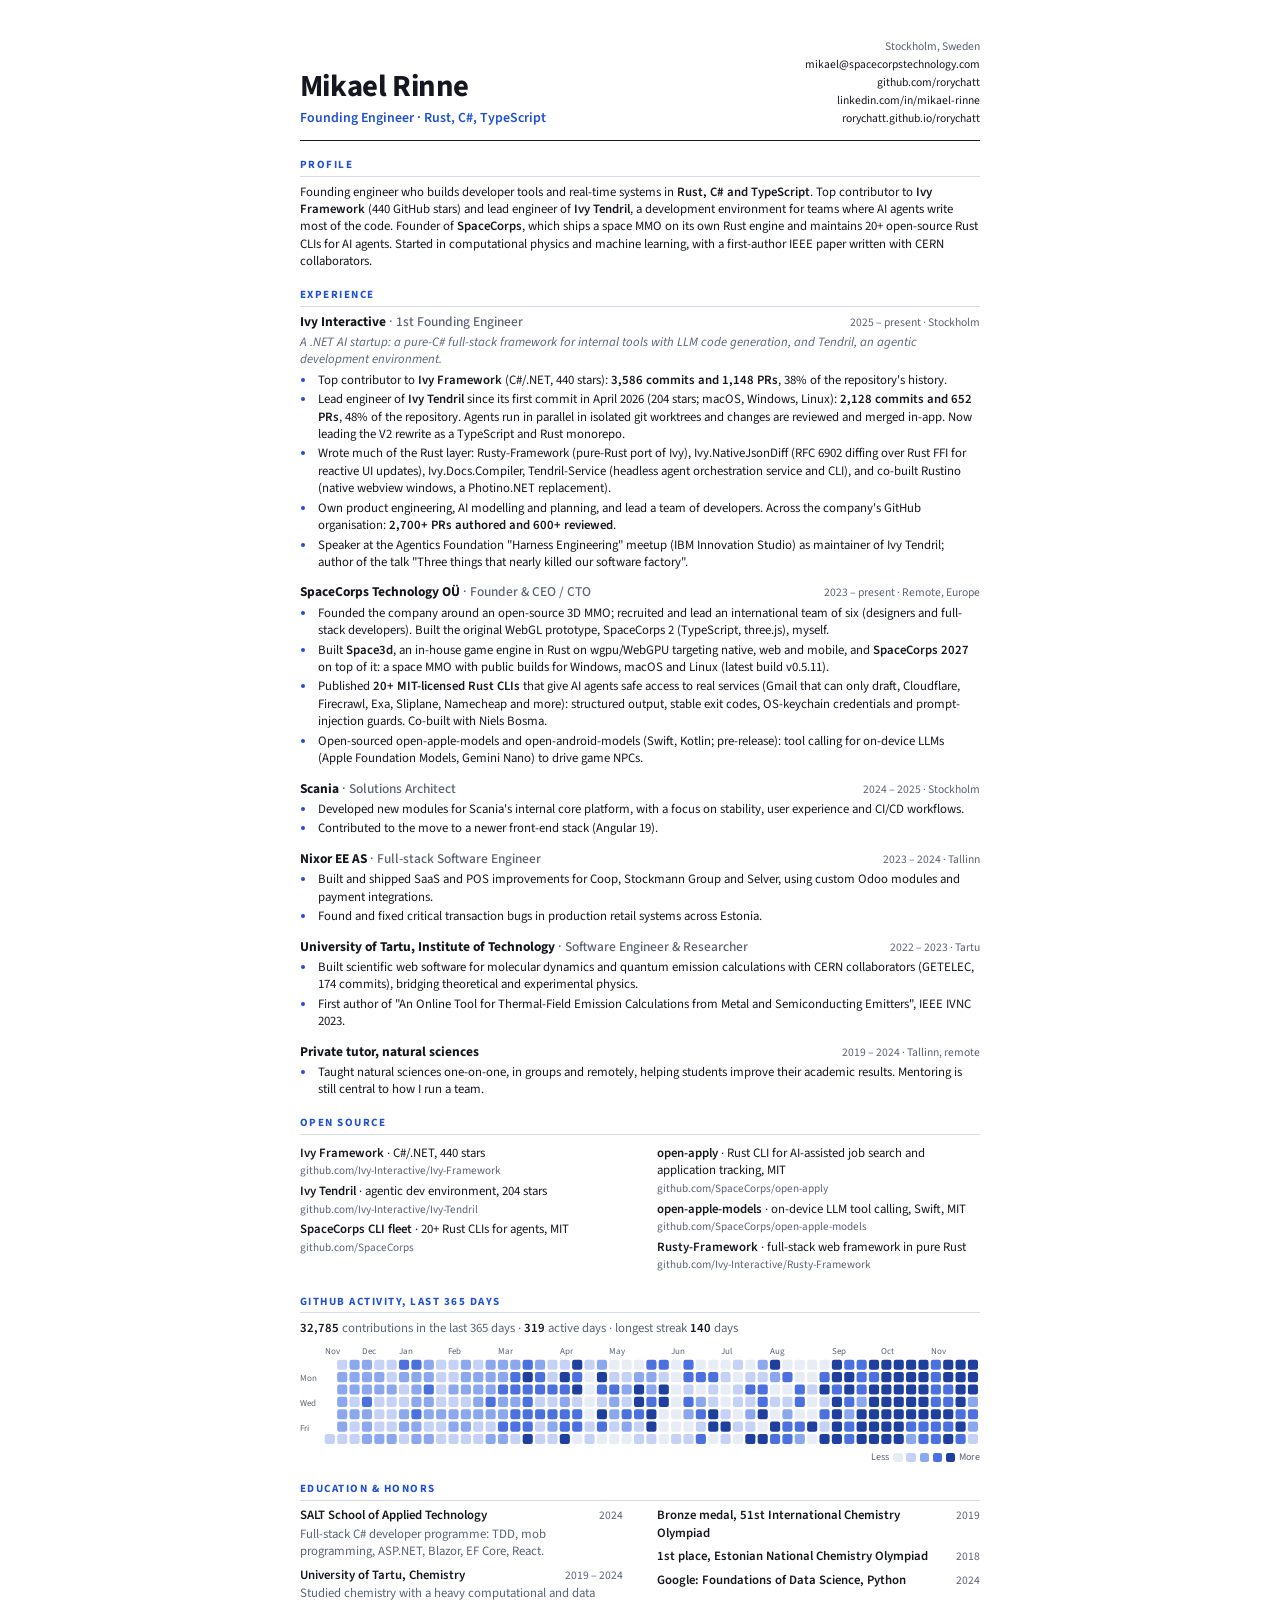
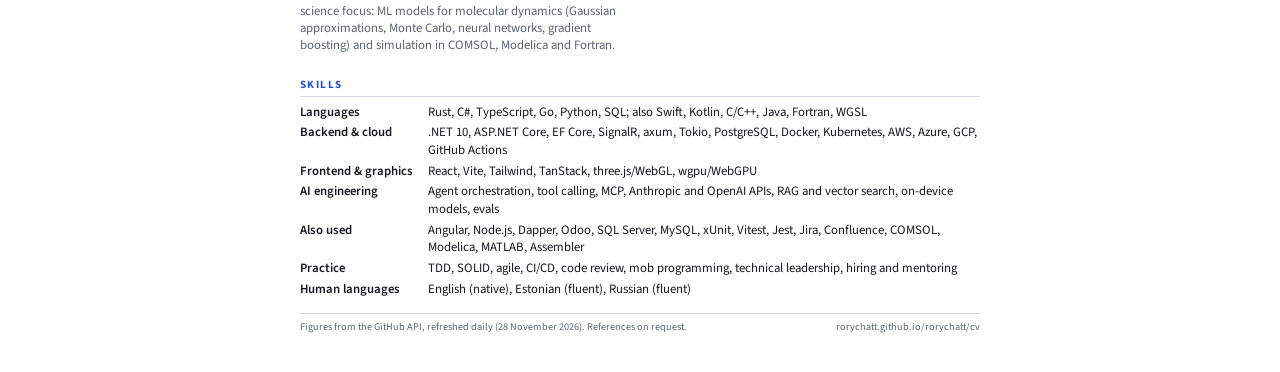
<file: cv/index.html>
<!doctype html>
<html lang="en">
<head>
<meta charset="utf-8">
<meta name="viewport" content="width=device-width, initial-scale=1">
<title>Mikael Rinne - CV</title>
<meta name="description" content="CV of Mikael Rinne: founding engineer working in Rust, C# and TypeScript on AI developer tools. Ivy Framework, Ivy Tendril, SpaceCorps.">
<link rel="canonical" href="https://rorychatt.github.io/rorychatt/cv/">
<meta property="og:type" content="website">
<meta property="og:title" content="CV: Mikael Rinne">
<meta property="og:description" content="Two-page CV. Founding engineer: Rust, C#, TypeScript, AI developer tools. Ivy Framework, Ivy Tendril, SpaceCorps.">
<meta property="og:url" content="https://rorychatt.github.io/rorychatt/cv/">
<meta property="og:image" content="https://rorychatt.github.io/rorychatt/cv/og.png">
<meta property="og:image:width" content="1200">
<meta property="og:image:height" content="630">
<meta name="twitter:card" content="summary_large_image">
<style>
  @page { size: A4; margin: 13mm 15mm 12mm 15mm; }
  @font-face { font-family: "Source Sans 3"; font-weight: 400; font-style: normal; font-display: swap; src: url("fonts/source-sans-3-latin-400-normal.woff2") format("woff2"); }
  @font-face { font-family: "Source Sans 3"; font-weight: 400; font-style: italic; font-display: swap; src: url("fonts/source-sans-3-latin-400-italic.woff2") format("woff2"); }
  @font-face { font-family: "Source Sans 3"; font-weight: 500; font-style: normal; font-display: swap; src: url("fonts/source-sans-3-latin-500-normal.woff2") format("woff2"); }
  @font-face { font-family: "Source Sans 3"; font-weight: 600; font-style: normal; font-display: swap; src: url("fonts/source-sans-3-latin-600-normal.woff2") format("woff2"); }
  @font-face { font-family: "Source Sans 3"; font-weight: 700; font-style: normal; font-display: swap; src: url("fonts/source-sans-3-latin-700-normal.woff2") format("woff2"); }
  :root {
    --ink: #14171f;
    --muted: #5a6376;
    --rule: #d6dbe5;
    --accent: #1f4fd8;
  }
  * { box-sizing: border-box; }
  html { -webkit-print-color-adjust: exact; print-color-adjust: exact; }
  body {
    margin: 0 auto;
    max-width: 180mm;
    padding: 10mm 0;
    color: var(--ink);
    font: 9.6pt/1.36 "Source Sans 3", "Segoe UI", "Helvetica Neue", Arial, sans-serif;
    font-variant-numeric: tabular-nums;
  }
  @media print { body { padding: 0; max-width: none; } }
  a { color: inherit; text-decoration: none; }
  a:hover { color: var(--accent); }

  header { display: flex; justify-content: space-between; align-items: flex-end; gap: 12mm;
           padding-bottom: 3.2mm; border-bottom: 1.6px solid var(--ink); }
  h1 { margin: 0; font-size: 23pt; line-height: 1.05; letter-spacing: -0.4px; font-weight: 700; }
  .role { margin-top: 1.6mm; color: var(--accent); font-weight: 600; font-size: 10.4pt; }
  .contact { text-align: right; color: var(--muted); font-size: 8.7pt; line-height: 1.55; }
  .contact a { color: var(--ink); }

  section { margin-top: 4.4mm; }
  h2 { margin: 0 0 1.8mm; font-size: 8.3pt; letter-spacing: 1.5px; text-transform: uppercase;
       color: var(--accent); font-weight: 700; padding-bottom: 0.9mm; border-bottom: 1px solid var(--rule); }

  .summary { margin: 0; }
  .summary strong { font-weight: 600; }

  .job { margin-top: 3.2mm; break-inside: avoid-page; }
  .job:first-of-type { margin-top: 0; }
  .job-head { display: flex; justify-content: space-between; align-items: baseline; gap: 6mm; }
  .job-head h3 { margin: 0; font-size: 10.1pt; font-weight: 700; }
  .job-head h3 .org { font-weight: 700; }
  .job-head h3 .pos { font-weight: 500; color: var(--muted); }
  .when { color: var(--muted); font-size: 8.7pt; white-space: nowrap; }
  .lede { margin: 0.6mm 0 0.8mm; color: var(--muted); font-style: italic; }
  ul { margin: 0.8mm 0 0; padding-left: 4.3mm; }
  li { margin: 0.55mm 0; padding-left: 0.6mm; }
  li::marker { color: var(--accent); }
  b, strong { font-weight: 600; }

  .cols { display: grid; grid-template-columns: 1fr 1fr; gap: 0 9mm; }
  .proj { margin: 0; padding: 0; list-style: none; }
  .proj li { padding-left: 0; margin: 0.9mm 0; }
  .proj .n { font-weight: 600; }
  .proj .u { color: var(--muted); font-size: 8.4pt; }

  dl.skills { margin: 0; display: grid; grid-template-columns: 31mm 1fr; gap: 0.9mm 3mm; }
  dl.skills dt { font-weight: 600; }
  dl.skills dd { margin: 0; }

  .edu { margin: 0 0 1.6mm; }
  .edu-head { display: flex; justify-content: space-between; align-items: baseline; gap: 6mm; }
  .edu-head .t { font-weight: 600; }
  .edu p { margin: 0.3mm 0 0; color: var(--muted); }
  .act-sum { margin: 0 0 1.8mm; color: var(--muted); }
  .act-sum b { color: var(--ink); font-weight: 600; }
  .act-graph { display: block; width: 100%; height: auto; }
  .act-graph .mo, .act-graph .dw { font-size: 8px; fill: var(--muted); }
  .act-graph rect.l0, .act-legend i.l0 { fill: #e8ecf5; background: #e8ecf5; }
  .act-graph rect.l1, .act-legend i.l1 { fill: #c5d2f6; background: #c5d2f6; }
  .act-graph rect.l2, .act-legend i.l2 { fill: #8ba7ee; background: #8ba7ee; }
  .act-graph rect.l3, .act-legend i.l3 { fill: #4b70e0; background: #4b70e0; }
  .act-graph rect.l4, .act-legend i.l4 { fill: #1f3f9f; background: #1f3f9f; }
  .act-legend { display: flex; justify-content: flex-end; align-items: center; gap: 1mm; margin-top: 1.2mm;
                color: var(--muted); font-size: 7.6pt; }
  .act-legend i { display: inline-block; width: 2.5mm; height: 2.5mm; border-radius: 0.6mm; }
  section.activity { break-inside: avoid; }
  .foot { margin-top: 4mm; padding-top: 1.6mm; border-top: 1px solid var(--rule);
          color: var(--muted); font-size: 7.7pt; display: flex; justify-content: space-between; gap: 8mm; }
</style>
</head>
<body>

<header>
  <div>
    <h1>Mikael Rinne</h1>
    <div class="role">Founding Engineer &middot; Rust, C#, TypeScript</div>
  </div>
  <div class="contact">
    Stockholm, Sweden<br>
    <a href="mailto:mikael@spacecorpstechnology.com">mikael@spacecorpstechnology.com</a><br>
    <a href="https://github.com/rorychatt">github.com/rorychatt</a><br>
    <a href="https://www.linkedin.com/in/mikael-rinne/">linkedin.com/in/mikael-rinne</a><br>
    <a href="https://rorychatt.github.io/rorychatt/">rorychatt.github.io/rorychatt</a>
  </div>
</header>

<section>
  <h2>Profile</h2>
  <p class="summary">
    Founding engineer who builds developer tools and real-time systems in <strong>Rust, C# and TypeScript</strong>.
    Top contributor to <strong>Ivy Framework</strong> (<!--f:fw_stars-->440<!--/f--> GitHub stars) and lead engineer of <strong>Ivy Tendril</strong>,
    a development environment for teams where AI agents write most of the code. Founder of <strong>SpaceCorps</strong>,
    which ships a space MMO on its own Rust engine and maintains 20+ open-source Rust CLIs for AI agents.
    Started in computational physics and machine learning, with a first-author IEEE paper written with CERN collaborators.
  </p>
</section>

<section>
  <h2>Experience</h2>

  <div class="job">
    <div class="job-head">
      <h3><span class="org">Ivy Interactive</span> <span class="pos">&middot; 1st Founding Engineer</span></h3>
      <span class="when">2025 &ndash; present &middot; Stockholm</span>
    </div>
    <p class="lede">A .NET AI startup: a pure-C# full-stack framework for internal tools with LLM code generation, and Tendril, an agentic development environment.</p>
    <ul>
      <li>Top contributor to <a href="https://github.com/Ivy-Interactive/Ivy-Framework"><b>Ivy Framework</b></a> (C#/.NET, <!--f:fw_stars-->440<!--/f--> stars): <b><!--f:fw_commits_me-->3,586<!--/f--> commits and <!--f:fw_prs-->1,148<!--/f--> PRs</b>, <!--f:fw_share|pct-->38%<!--/f--> of the repository's history.</li>
      <li>Lead engineer of <a href="https://github.com/Ivy-Interactive/Ivy-Tendril"><b>Ivy Tendril</b></a> since its first commit in April 2026 (<!--f:te_stars-->204<!--/f--> stars; macOS, Windows, Linux): <b><!--f:te_commits_me-->2,128<!--/f--> commits and <!--f:te_prs-->652<!--/f--> PRs</b>, <!--f:te_share|pct-->48%<!--/f--> of the repository. Agents run in parallel in isolated git worktrees and changes are reviewed and merged in-app. Now leading the V2 rewrite as a TypeScript and Rust monorepo.</li>
      <li>Wrote much of the Rust layer: <a href="https://github.com/Ivy-Interactive/Rusty-Framework">Rusty-Framework</a> (pure-Rust port of Ivy), <a href="https://github.com/Ivy-Interactive/Ivy.NativeJsonDiff">Ivy.NativeJsonDiff</a> (RFC 6902 diffing over Rust FFI for reactive UI updates), Ivy.Docs.Compiler, Tendril-Service (headless agent orchestration service and CLI), and co-built <a href="https://github.com/Ivy-Interactive/Rustino">Rustino</a> (native webview windows, a Photino.NET replacement).</li>
      <li>Own product engineering, AI modelling and planning, and lead a team of developers. Across the company's GitHub organisation: <b><!--f:org_prs|floor100-->2,700+<!--/f--> PRs authored and <!--f:org_reviews|floor100-->600+<!--/f--> reviewed</b>.</li>
      <li>Speaker at the Agentics Foundation "Harness Engineering" meetup (IBM Innovation Studio) as maintainer of Ivy Tendril; author of the talk "Three things that nearly killed our software factory".</li>
    </ul>
  </div>

  <div class="job">
    <div class="job-head">
      <h3><span class="org">SpaceCorps Technology O&Uuml;</span> <span class="pos">&middot; Founder &amp; CEO / CTO</span></h3>
      <span class="when">2023 &ndash; present &middot; Remote, Europe</span>
    </div>
    <ul>
      <li>Founded the company around an open-source 3D MMO; recruited and lead an international team of six (designers and full-stack developers). Built the original WebGL prototype, <a href="https://github.com/rorychatt/SpaceCorps2">SpaceCorps 2</a> (TypeScript, three.js), myself.</li>
      <li>Built <b>Space3d</b>, an in-house game engine in Rust on wgpu/WebGPU targeting native, web and mobile, and <a href="https://spacecorps.github.io/play/"><b>SpaceCorps 2027</b></a> on top of it: a space MMO with public builds for Windows, macOS and Linux (latest build <!--f:play_tag|raw-->v0.5.11<!--/f-->).</li>
      <li>Published <a href="https://github.com/SpaceCorps"><b>20+ MIT-licensed Rust CLIs</b></a> that give AI agents safe access to real services (Gmail that can only draft, Cloudflare, Firecrawl, Exa, Sliplane, Namecheap and more): structured output, stable exit codes, OS-keychain credentials and prompt-injection guards. Co-built with Niels Bosma.</li>
      <li>Open-sourced <a href="https://github.com/SpaceCorps/open-apple-models">open-apple-models</a> and <a href="https://github.com/SpaceCorps/open-android-models">open-android-models</a> (Swift, Kotlin; pre-release): tool calling for on-device LLMs (Apple Foundation Models, Gemini Nano) to drive game NPCs.</li>
    </ul>
  </div>

  <div class="job">
    <div class="job-head">
      <h3><span class="org">Scania</span> <span class="pos">&middot; Solutions Architect</span></h3>
      <span class="when">2024 &ndash; 2025 &middot; Stockholm</span>
    </div>
    <ul>
      <li>Developed new modules for Scania's internal core platform, with a focus on stability, user experience and CI/CD workflows.</li>
      <li>Contributed to the move to a newer front-end stack (Angular 19).</li>
    </ul>
  </div>

  <div class="job">
    <div class="job-head">
      <h3><span class="org">Nixor EE AS</span> <span class="pos">&middot; Full-stack Software Engineer</span></h3>
      <span class="when">2023 &ndash; 2024 &middot; Tallinn</span>
    </div>
    <ul>
      <li>Built and shipped SaaS and POS improvements for Coop, Stockmann Group and Selver, using custom Odoo modules and payment integrations.</li>
      <li>Found and fixed critical transaction bugs in production retail systems across Estonia.</li>
    </ul>
  </div>

  <div class="job">
    <div class="job-head">
      <h3><span class="org">University of Tartu, Institute of Technology</span> <span class="pos">&middot; Software Engineer &amp; Researcher</span></h3>
      <span class="when">2022 &ndash; 2023 &middot; Tartu</span>
    </div>
    <ul>
      <li>Built scientific web software for molecular dynamics and quantum emission calculations with CERN collaborators (<a href="https://github.com/AndKyr/GETELEC">GETELEC</a>, 174 commits), bridging theoretical and experimental physics.</li>
      <li>First author of <a href="https://doi.org/10.1109/IVNC57695.2023.10188950">"An Online Tool for Thermal-Field Emission Calculations from Metal and Semiconducting Emitters"</a>, IEEE IVNC 2023.</li>
    </ul>
  </div>

  <div class="job">
    <div class="job-head">
      <h3><span class="org">Private tutor, natural sciences</span></h3>
      <span class="when">2019 &ndash; 2024 &middot; Tallinn, remote</span>
    </div>
    <ul>
      <li>Taught natural sciences one-on-one, in groups and remotely, helping students improve their academic results. Mentoring is still central to how I run a team.</li>
    </ul>
  </div>
</section>

<section>
  <h2>Open source</h2>
  <div class="cols">
    <ul class="proj">
      <li><span class="n">Ivy Framework</span> &middot; C#/.NET, <!--f:fw_stars-->440<!--/f--> stars<br><a class="u" href="https://github.com/Ivy-Interactive/Ivy-Framework">github.com/Ivy-Interactive/Ivy-Framework</a></li>
      <li><span class="n">Ivy Tendril</span> &middot; agentic dev environment, <!--f:te_stars-->204<!--/f--> stars<br><a class="u" href="https://github.com/Ivy-Interactive/Ivy-Tendril">github.com/Ivy-Interactive/Ivy-Tendril</a></li>
      <li><span class="n">SpaceCorps CLI fleet</span> &middot; 20+ Rust CLIs for agents, MIT<br><a class="u" href="https://github.com/SpaceCorps">github.com/SpaceCorps</a></li>
    </ul>
    <ul class="proj">
      <li><span class="n">open-apply</span> &middot; Rust CLI for AI-assisted job search and application tracking, MIT<br><a class="u" href="https://github.com/SpaceCorps/open-apply">github.com/SpaceCorps/open-apply</a></li>
      <li><span class="n">open-apple-models</span> &middot; on-device LLM tool calling, Swift, MIT<br><a class="u" href="https://github.com/SpaceCorps/open-apple-models">github.com/SpaceCorps/open-apple-models</a></li>
      <li><span class="n">Rusty-Framework</span> &middot; full-stack web framework in pure Rust<br><a class="u" href="https://github.com/Ivy-Interactive/Rusty-Framework">github.com/Ivy-Interactive/Rusty-Framework</a></li>
    </ul>
  </div>
</section>

<section class="activity">
  <h2>GitHub activity, last 365 days</h2>
  <div class="act">
      <!-- BEGIN activity -->
      <p class="act-sum"><b>32,785</b> contributions in the last 365 days &middot; <b>319</b> active days &middot; longest streak <b>140</b> days</p>
      <svg class="act-graph" viewBox="0 0 605 91" role="img" aria-label="GitHub contributions per day, last 365 days, 32,785 in total"><text x="22" y="9" class="mo">Nov</text><text x="55" y="9" class="mo">Dec</text><text x="88" y="9" class="mo">Jan</text><text x="132" y="9" class="mo">Feb</text><text x="176" y="9" class="mo">Mar</text><text x="231" y="9" class="mo">Apr</text><text x="275" y="9" class="mo">May</text><text x="330" y="9" class="mo">Jun</text><text x="374" y="9" class="mo">Jul</text><text x="418" y="9" class="mo">Aug</text><text x="473" y="9" class="mo">Sep</text><text x="517" y="9" class="mo">Oct</text><text x="561" y="9" class="mo">Nov</text><text x="0" y="33" class="dw">Mon</text><text x="0" y="55" class="dw">Wed</text><text x="0" y="77" class="dw">Fri</text><rect x="22" y="80" width="9" height="9" rx="2" class="l1"><title>2025-11-29: 2 contributions</title></rect><rect x="33" y="14" width="9" height="9" rx="2" class="l1"><title>2025-11-30: 10 contributions</title></rect><rect x="33" y="25" width="9" height="9" rx="2" class="l2"><title>2025-12-01: 29 contributions</title></rect><rect x="33" y="36" width="9" height="9" rx="2" class="l2"><title>2025-12-02: 15 contributions</title></rect><rect x="33" y="47" width="9" height="9" rx="2" class="l2"><title>2025-12-03: 30 contributions</title></rect><rect x="33" y="58" width="9" height="9" rx="2" class="l2"><title>2025-12-04: 21 contributions</title></rect><rect x="33" y="69" width="9" height="9" rx="2" class="l2"><title>2025-12-05: 22 contributions</title></rect><rect x="33" y="80" width="9" height="9" rx="2" class="l1"><title>2025-12-06: 14 contributions</title></rect><rect x="44" y="14" width="9" height="9" rx="2" class="l2"><title>2025-12-07: 24 contributions</title></rect><rect x="44" y="25" width="9" height="9" rx="2" class="l2"><title>2025-12-08: 16 contributions</title></rect><rect x="44" y="36" width="9" height="9" rx="2" class="l2"><title>2025-12-09: 19 contributions</title></rect><rect x="44" y="47" width="9" height="9" rx="2" class="l1"><title>2025-12-10: 13 contributions</title></rect><rect x="44" y="58" width="9" height="9" rx="2" class="l2"><title>2025-12-11: 19 contributions</title></rect><rect x="44" y="69" width="9" height="9" rx="2" class="l1"><title>2025-12-12: 13 contributions</title></rect><rect x="44" y="80" width="9" height="9" rx="2" class="l1"><title>2025-12-13: 11 contributions</title></rect><rect x="55" y="14" width="9" height="9" rx="2" class="l2"><title>2025-12-14: 16 contributions</title></rect><rect x="55" y="25" width="9" height="9" rx="2" class="l2"><title>2025-12-15: 16 contributions</title></rect><rect x="55" y="36" width="9" height="9" rx="2" class="l2"><title>2025-12-16: 30 contributions</title></rect><rect x="55" y="47" width="9" height="9" rx="2" class="l3"><title>2025-12-17: 43 contributions</title></rect><rect x="55" y="58" width="9" height="9" rx="2" class="l2"><title>2025-12-18: 28 contributions</title></rect><rect x="55" y="69" width="9" height="9" rx="2" class="l2"><title>2025-12-19: 30 contributions</title></rect><rect x="55" y="80" width="9" height="9" rx="2" class="l2"><title>2025-12-20: 22 contributions</title></rect><rect x="66" y="14" width="9" height="9" rx="2" class="l1"><title>2025-12-21: 13 contributions</title></rect><rect x="66" y="25" width="9" height="9" rx="2" class="l2"><title>2025-12-22: 27 contributions</title></rect><rect x="66" y="36" width="9" height="9" rx="2" class="l2"><title>2025-12-23: 15 contributions</title></rect><rect x="66" y="47" width="9" height="9" rx="2" class="l1"><title>2025-12-24: 10 contributions</title></rect><rect x="66" y="58" width="9" height="9" rx="2" class="l1"><title>2025-12-25: 9 contributions</title></rect><rect x="66" y="69" width="9" height="9" rx="2" class="l1"><title>2025-12-26: 13 contributions</title></rect><rect x="66" y="80" width="9" height="9" rx="2" class="l2"><title>2025-12-27: 26 contributions</title></rect><rect x="77" y="14" width="9" height="9" rx="2" class="l1"><title>2025-12-28: 14 contributions</title></rect><rect x="77" y="25" width="9" height="9" rx="2" class="l1"><title>2025-12-29: 7 contributions</title></rect><rect x="77" y="36" width="9" height="9" rx="2" class="l2"><title>2025-12-30: 17 contributions</title></rect><rect x="77" y="47" width="9" height="9" rx="2" class="l1"><title>2025-12-31: 7 contributions</title></rect><rect x="77" y="58" width="9" height="9" rx="2" class="l1"><title>2026-01-01: 10 contributions</title></rect><rect x="77" y="69" width="9" height="9" rx="2" class="l1"><title>2026-01-02: 8 contributions</title></rect><rect x="77" y="80" width="9" height="9" rx="2" class="l2"><title>2026-01-03: 29 contributions</title></rect><rect x="88" y="14" width="9" height="9" rx="2" class="l3"><title>2026-01-04: 52 contributions</title></rect><rect x="88" y="25" width="9" height="9" rx="2" class="l2"><title>2026-01-05: 17 contributions</title></rect><rect x="88" y="36" width="9" height="9" rx="2" class="l1"><title>2026-01-06: 14 contributions</title></rect><rect x="88" y="47" width="9" height="9" rx="2" class="l1"><title>2026-01-07: 11 contributions</title></rect><rect x="88" y="58" width="9" height="9" rx="2" class="l2"><title>2026-01-08: 30 contributions</title></rect><rect x="88" y="69" width="9" height="9" rx="2" class="l2"><title>2026-01-09: 20 contributions</title></rect><rect x="88" y="80" width="9" height="9" rx="2" class="l1"><title>2026-01-10: 14 contributions</title></rect><rect x="99" y="14" width="9" height="9" rx="2" class="l3"><title>2026-01-11: 37 contributions</title></rect><rect x="99" y="25" width="9" height="9" rx="2" class="l2"><title>2026-01-12: 24 contributions</title></rect><rect x="99" y="36" width="9" height="9" rx="2" class="l2"><title>2026-01-13: 36 contributions</title></rect><rect x="99" y="47" width="9" height="9" rx="2" class="l2"><title>2026-01-14: 20 contributions</title></rect><rect x="99" y="58" width="9" height="9" rx="2" class="l3"><title>2026-01-15: 46 contributions</title></rect><rect x="99" y="69" width="9" height="9" rx="2" class="l2"><title>2026-01-16: 18 contributions</title></rect><rect x="99" y="80" width="9" height="9" rx="2" class="l2"><title>2026-01-17: 21 contributions</title></rect><rect x="110" y="14" width="9" height="9" rx="2" class="l2"><title>2026-01-18: 20 contributions</title></rect><rect x="110" y="25" width="9" height="9" rx="2" class="l2"><title>2026-01-19: 27 contributions</title></rect><rect x="110" y="36" width="9" height="9" rx="2" class="l3"><title>2026-01-20: 39 contributions</title></rect><rect x="110" y="47" width="9" height="9" rx="2" class="l2"><title>2026-01-21: 15 contributions</title></rect><rect x="110" y="58" width="9" height="9" rx="2" class="l2"><title>2026-01-22: 35 contributions</title></rect><rect x="110" y="69" width="9" height="9" rx="2" class="l1"><title>2026-01-23: 14 contributions</title></rect><rect x="110" y="80" width="9" height="9" rx="2" class="l2"><title>2026-01-24: 18 contributions</title></rect><rect x="121" y="14" width="9" height="9" rx="2" class="l1"><title>2026-01-25: 14 contributions</title></rect><rect x="121" y="25" width="9" height="9" rx="2" class="l1"><title>2026-01-26: 13 contributions</title></rect><rect x="121" y="36" width="9" height="9" rx="2" class="l1"><title>2026-01-27: 14 contributions</title></rect><rect x="121" y="47" width="9" height="9" rx="2" class="l1"><title>2026-01-28: 11 contributions</title></rect><rect x="121" y="58" width="9" height="9" rx="2" class="l2"><title>2026-01-29: 29 contributions</title></rect><rect x="121" y="69" width="9" height="9" rx="2" class="l1"><title>2026-01-30: 7 contributions</title></rect><rect x="121" y="80" width="9" height="9" rx="2" class="l1"><title>2026-01-31: 10 contributions</title></rect><rect x="132" y="14" width="9" height="9" rx="2" class="l1"><title>2026-02-01: 7 contributions</title></rect><rect x="132" y="25" width="9" height="9" rx="2" class="l1"><title>2026-02-02: 11 contributions</title></rect><rect x="132" y="36" width="9" height="9" rx="2" class="l2"><title>2026-02-03: 17 contributions</title></rect><rect x="132" y="47" width="9" height="9" rx="2" class="l1"><title>2026-02-04: 14 contributions</title></rect><rect x="132" y="58" width="9" height="9" rx="2" class="l2"><title>2026-02-05: 20 contributions</title></rect><rect x="132" y="69" width="9" height="9" rx="2" class="l2"><title>2026-02-06: 20 contributions</title></rect><rect x="132" y="80" width="9" height="9" rx="2" class="l1"><title>2026-02-07: 6 contributions</title></rect><rect x="143" y="14" width="9" height="9" rx="2" class="l2"><title>2026-02-08: 23 contributions</title></rect><rect x="143" y="25" width="9" height="9" rx="2" class="l2"><title>2026-02-09: 15 contributions</title></rect><rect x="143" y="36" width="9" height="9" rx="2" class="l2"><title>2026-02-10: 18 contributions</title></rect><rect x="143" y="47" width="9" height="9" rx="2" class="l1"><title>2026-02-11: 14 contributions</title></rect><rect x="143" y="58" width="9" height="9" rx="2" class="l2"><title>2026-02-12: 16 contributions</title></rect><rect x="143" y="69" width="9" height="9" rx="2" class="l2"><title>2026-02-13: 19 contributions</title></rect><rect x="143" y="80" width="9" height="9" rx="2" class="l1"><title>2026-02-14: 8 contributions</title></rect><rect x="154" y="14" width="9" height="9" rx="2" class="l1"><title>2026-02-15: 14 contributions</title></rect><rect x="154" y="25" width="9" height="9" rx="2" class="l2"><title>2026-02-16: 33 contributions</title></rect><rect x="154" y="36" width="9" height="9" rx="2" class="l2"><title>2026-02-17: 24 contributions</title></rect><rect x="154" y="47" width="9" height="9" rx="2" class="l2"><title>2026-02-18: 27 contributions</title></rect><rect x="154" y="58" width="9" height="9" rx="2" class="l2"><title>2026-02-19: 20 contributions</title></rect><rect x="154" y="69" width="9" height="9" rx="2" class="l1"><title>2026-02-20: 14 contributions</title></rect><rect x="154" y="80" width="9" height="9" rx="2" class="l1"><title>2026-02-21: 9 contributions</title></rect><rect x="165" y="14" width="9" height="9" rx="2" class="l2"><title>2026-02-22: 15 contributions</title></rect><rect x="165" y="25" width="9" height="9" rx="2" class="l2"><title>2026-02-23: 22 contributions</title></rect><rect x="165" y="36" width="9" height="9" rx="2" class="l2"><title>2026-02-24: 21 contributions</title></rect><rect x="165" y="47" width="9" height="9" rx="2" class="l3"><title>2026-02-25: 91 contributions</title></rect><rect x="165" y="58" width="9" height="9" rx="2" class="l2"><title>2026-02-26: 16 contributions</title></rect><rect x="165" y="69" width="9" height="9" rx="2" class="l1"><title>2026-02-27: 7 contributions</title></rect><rect x="165" y="80" width="9" height="9" rx="2" class="l2"><title>2026-02-28: 16 contributions</title></rect><rect x="176" y="14" width="9" height="9" rx="2" class="l2"><title>2026-03-01: 15 contributions</title></rect><rect x="176" y="25" width="9" height="9" rx="2" class="l2"><title>2026-03-02: 17 contributions</title></rect><rect x="176" y="36" width="9" height="9" rx="2" class="l3"><title>2026-03-03: 42 contributions</title></rect><rect x="176" y="47" width="9" height="9" rx="2" class="l2"><title>2026-03-04: 20 contributions</title></rect><rect x="176" y="58" width="9" height="9" rx="2" class="l2"><title>2026-03-05: 19 contributions</title></rect><rect x="176" y="69" width="9" height="9" rx="2" class="l3"><title>2026-03-06: 99 contributions</title></rect><rect x="176" y="80" width="9" height="9" rx="2" class="l2"><title>2026-03-07: 20 contributions</title></rect><rect x="187" y="14" width="9" height="9" rx="2" class="l2"><title>2026-03-08: 20 contributions</title></rect><rect x="187" y="25" width="9" height="9" rx="2" class="l3"><title>2026-03-09: 59 contributions</title></rect><rect x="187" y="36" width="9" height="9" rx="2" class="l3"><title>2026-03-10: 67 contributions</title></rect><rect x="187" y="47" width="9" height="9" rx="2" class="l2"><title>2026-03-11: 36 contributions</title></rect><rect x="187" y="58" width="9" height="9" rx="2" class="l3"><title>2026-03-12: 45 contributions</title></rect><rect x="187" y="69" width="9" height="9" rx="2" class="l3"><title>2026-03-13: 49 contributions</title></rect><rect x="187" y="80" width="9" height="9" rx="2" class="l1"><title>2026-03-14: 13 contributions</title></rect><rect x="198" y="14" width="9" height="9" rx="2" class="l3"><title>2026-03-15: 89 contributions</title></rect><rect x="198" y="25" width="9" height="9" rx="2" class="l4"><title>2026-03-16: 120 contributions</title></rect><rect x="198" y="36" width="9" height="9" rx="2" class="l3"><title>2026-03-17: 59 contributions</title></rect><rect x="198" y="47" width="9" height="9" rx="2" class="l3"><title>2026-03-18: 78 contributions</title></rect><rect x="198" y="58" width="9" height="9" rx="2" class="l3"><title>2026-03-19: 42 contributions</title></rect><rect x="198" y="69" width="9" height="9" rx="2" class="l3"><title>2026-03-20: 68 contributions</title></rect><rect x="198" y="80" width="9" height="9" rx="2" class="l4"><title>2026-03-21: 119 contributions</title></rect><rect x="209" y="14" width="9" height="9" rx="2" class="l2"><title>2026-03-22: 25 contributions</title></rect><rect x="209" y="25" width="9" height="9" rx="2" class="l3"><title>2026-03-23: 65 contributions</title></rect><rect x="209" y="36" width="9" height="9" rx="2" class="l3"><title>2026-03-24: 52 contributions</title></rect><rect x="209" y="47" width="9" height="9" rx="2" class="l1"><title>2026-03-25: 11 contributions</title></rect><rect x="209" y="58" width="9" height="9" rx="2" class="l3"><title>2026-03-26: 73 contributions</title></rect><rect x="209" y="69" width="9" height="9" rx="2" class="l1"><title>2026-03-27: 5 contributions</title></rect><rect x="209" y="80" width="9" height="9" rx="2" class="l1"><title>2026-03-28: 5 contributions</title></rect><rect x="220" y="14" width="9" height="9" rx="2" class="l1"><title>2026-03-29: 4 contributions</title></rect><rect x="220" y="25" width="9" height="9" rx="2" class="l1"><title>2026-03-30: 13 contributions</title></rect><rect x="220" y="36" width="9" height="9" rx="2" class="l3"><title>2026-03-31: 71 contributions</title></rect><rect x="220" y="47" width="9" height="9" rx="2" class="l1"><title>2026-04-01: 5 contributions</title></rect><rect x="220" y="58" width="9" height="9" rx="2" class="l3"><title>2026-04-02: 77 contributions</title></rect><rect x="220" y="69" width="9" height="9" rx="2" class="l2"><title>2026-04-03: 20 contributions</title></rect><rect x="220" y="80" width="9" height="9" rx="2" class="l1"><title>2026-04-04: 5 contributions</title></rect><rect x="231" y="14" width="9" height="9" rx="2" class="l1"><title>2026-04-05: 3 contributions</title></rect><rect x="231" y="25" width="9" height="9" rx="2" class="l4"><title>2026-04-06: 258 contributions</title></rect><rect x="231" y="36" width="9" height="9" rx="2" class="l3"><title>2026-04-07: 93 contributions</title></rect><rect x="231" y="47" width="9" height="9" rx="2" class="l2"><title>2026-04-08: 33 contributions</title></rect><rect x="231" y="58" width="9" height="9" rx="2" class="l3"><title>2026-04-09: 61 contributions</title></rect><rect x="231" y="69" width="9" height="9" rx="2" class="l3"><title>2026-04-10: 54 contributions</title></rect><rect x="231" y="80" width="9" height="9" rx="2" class="l4"><title>2026-04-11: 682 contributions</title></rect><rect x="242" y="14" width="9" height="9" rx="2" class="l4"><title>2026-04-12: 276 contributions</title></rect><rect x="242" y="25" width="9" height="9" rx="2" class="l3"><title>2026-04-13: 99 contributions</title></rect><rect x="242" y="36" width="9" height="9" rx="2" class="l4"><title>2026-04-14: 176 contributions</title></rect><rect x="242" y="47" width="9" height="9" rx="2" class="l1"><title>2026-04-15: 9 contributions</title></rect><rect x="242" y="58" width="9" height="9" rx="2" class="l3"><title>2026-04-16: 89 contributions</title></rect><rect x="242" y="69" width="9" height="9" rx="2" class="l3"><title>2026-04-17: 72 contributions</title></rect><rect x="242" y="80" width="9" height="9" rx="2" class="l0"><title>2026-04-18: 0 contributions</title></rect><rect x="253" y="14" width="9" height="9" rx="2" class="l1"><title>2026-04-19: 4 contributions</title></rect><rect x="253" y="25" width="9" height="9" rx="2" class="l0"><title>2026-04-20: 0 contributions</title></rect><rect x="253" y="36" width="9" height="9" rx="2" class="l0"><title>2026-04-21: 0 contributions</title></rect><rect x="253" y="47" width="9" height="9" rx="2" class="l0"><title>2026-04-22: 0 contributions</title></rect><rect x="253" y="58" width="9" height="9" rx="2" class="l0"><title>2026-04-23: 0 contributions</title></rect><rect x="253" y="69" width="9" height="9" rx="2" class="l1"><title>2026-04-24: 12 contributions</title></rect><rect x="253" y="80" width="9" height="9" rx="2" class="l1"><title>2026-04-25: 10 contributions</title></rect><rect x="264" y="14" width="9" height="9" rx="2" class="l2"><title>2026-04-26: 17 contributions</title></rect><rect x="264" y="25" width="9" height="9" rx="2" class="l4"><title>2026-04-27: 117 contributions</title></rect><rect x="264" y="36" width="9" height="9" rx="2" class="l3"><title>2026-04-28: 42 contributions</title></rect><rect x="264" y="47" width="9" height="9" rx="2" class="l1"><title>2026-04-29: 7 contributions</title></rect><rect x="264" y="58" width="9" height="9" rx="2" class="l4"><title>2026-04-30: 273 contributions</title></rect><rect x="264" y="69" width="9" height="9" rx="2" class="l3"><title>2026-05-01: 51 contributions</title></rect><rect x="264" y="80" width="9" height="9" rx="2" class="l0"><title>2026-05-02: 0 contributions</title></rect><rect x="275" y="14" width="9" height="9" rx="2" class="l0"><title>2026-05-03: 0 contributions</title></rect><rect x="275" y="25" width="9" height="9" rx="2" class="l1"><title>2026-05-04: 8 contributions</title></rect><rect x="275" y="36" width="9" height="9" rx="2" class="l3"><title>2026-05-05: 57 contributions</title></rect><rect x="275" y="47" width="9" height="9" rx="2" class="l2"><title>2026-05-06: 16 contributions</title></rect><rect x="275" y="58" width="9" height="9" rx="2" class="l2"><title>2026-05-07: 23 contributions</title></rect><rect x="275" y="69" width="9" height="9" rx="2" class="l1"><title>2026-05-08: 7 contributions</title></rect><rect x="275" y="80" width="9" height="9" rx="2" class="l0"><title>2026-05-09: 0 contributions</title></rect><rect x="286" y="14" width="9" height="9" rx="2" class="l0"><title>2026-05-10: 0 contributions</title></rect><rect x="286" y="25" width="9" height="9" rx="2" class="l1"><title>2026-05-11: 13 contributions</title></rect><rect x="286" y="36" width="9" height="9" rx="2" class="l2"><title>2026-05-12: 20 contributions</title></rect><rect x="286" y="47" width="9" height="9" rx="2" class="l1"><title>2026-05-13: 3 contributions</title></rect><rect x="286" y="58" width="9" height="9" rx="2" class="l3"><title>2026-05-14: 80 contributions</title></rect><rect x="286" y="69" width="9" height="9" rx="2" class="l2"><title>2026-05-15: 27 contributions</title></rect><rect x="286" y="80" width="9" height="9" rx="2" class="l0"><title>2026-05-16: 0 contributions</title></rect><rect x="297" y="14" width="9" height="9" rx="2" class="l0"><title>2026-05-17: 0 contributions</title></rect><rect x="297" y="25" width="9" height="9" rx="2" class="l2"><title>2026-05-18: 29 contributions</title></rect><rect x="297" y="36" width="9" height="9" rx="2" class="l4"><title>2026-05-19: 217 contributions</title></rect><rect x="297" y="47" width="9" height="9" rx="2" class="l4"><title>2026-05-20: 239 contributions</title></rect><rect x="297" y="58" width="9" height="9" rx="2" class="l3"><title>2026-05-21: 64 contributions</title></rect><rect x="297" y="69" width="9" height="9" rx="2" class="l1"><title>2026-05-22: 2 contributions</title></rect><rect x="297" y="80" width="9" height="9" rx="2" class="l1"><title>2026-05-23: 5 contributions</title></rect><rect x="308" y="14" width="9" height="9" rx="2" class="l3"><title>2026-05-24: 56 contributions</title></rect><rect x="308" y="25" width="9" height="9" rx="2" class="l2"><title>2026-05-25: 23 contributions</title></rect><rect x="308" y="36" width="9" height="9" rx="2" class="l2"><title>2026-05-26: 30 contributions</title></rect><rect x="308" y="47" width="9" height="9" rx="2" class="l3"><title>2026-05-27: 83 contributions</title></rect><rect x="308" y="58" width="9" height="9" rx="2" class="l4"><title>2026-05-28: 207 contributions</title></rect><rect x="308" y="69" width="9" height="9" rx="2" class="l4"><title>2026-05-29: 142 contributions</title></rect><rect x="308" y="80" width="9" height="9" rx="2" class="l1"><title>2026-05-30: 7 contributions</title></rect><rect x="319" y="14" width="9" height="9" rx="2" class="l3"><title>2026-05-31: 38 contributions</title></rect><rect x="319" y="25" width="9" height="9" rx="2" class="l1"><title>2026-06-01: 5 contributions</title></rect><rect x="319" y="36" width="9" height="9" rx="2" class="l4"><title>2026-06-02: 138 contributions</title></rect><rect x="319" y="47" width="9" height="9" rx="2" class="l4"><title>2026-06-03: 142 contributions</title></rect><rect x="319" y="58" width="9" height="9" rx="2" class="l0"><title>2026-06-04: 0 contributions</title></rect><rect x="319" y="69" width="9" height="9" rx="2" class="l0"><title>2026-06-05: 0 contributions</title></rect><rect x="319" y="80" width="9" height="9" rx="2" class="l0"><title>2026-06-06: 0 contributions</title></rect><rect x="330" y="14" width="9" height="9" rx="2" class="l0"><title>2026-06-07: 0 contributions</title></rect><rect x="330" y="25" width="9" height="9" rx="2" class="l0"><title>2026-06-08: 0 contributions</title></rect><rect x="330" y="36" width="9" height="9" rx="2" class="l0"><title>2026-06-09: 0 contributions</title></rect><rect x="330" y="47" width="9" height="9" rx="2" class="l0"><title>2026-06-10: 0 contributions</title></rect><rect x="330" y="58" width="9" height="9" rx="2" class="l0"><title>2026-06-11: 0 contributions</title></rect><rect x="330" y="69" width="9" height="9" rx="2" class="l0"><title>2026-06-12: 0 contributions</title></rect><rect x="330" y="80" width="9" height="9" rx="2" class="l1"><title>2026-06-13: 12 contributions</title></rect><rect x="341" y="14" width="9" height="9" rx="2" class="l3"><title>2026-06-14: 76 contributions</title></rect><rect x="341" y="25" width="9" height="9" rx="2" class="l3"><title>2026-06-15: 52 contributions</title></rect><rect x="341" y="36" width="9" height="9" rx="2" class="l1"><title>2026-06-16: 1 contribution</title></rect><rect x="341" y="47" width="9" height="9" rx="2" class="l3"><title>2026-06-17: 45 contributions</title></rect><rect x="341" y="58" width="9" height="9" rx="2" class="l2"><title>2026-06-18: 24 contributions</title></rect><rect x="341" y="69" width="9" height="9" rx="2" class="l0"><title>2026-06-19: 0 contributions</title></rect><rect x="341" y="80" width="9" height="9" rx="2" class="l1"><title>2026-06-20: 2 contributions</title></rect><rect x="352" y="14" width="9" height="9" rx="2" class="l0"><title>2026-06-21: 0 contributions</title></rect><rect x="352" y="25" width="9" height="9" rx="2" class="l3"><title>2026-06-22: 44 contributions</title></rect><rect x="352" y="36" width="9" height="9" rx="2" class="l0"><title>2026-06-23: 0 contributions</title></rect><rect x="352" y="47" width="9" height="9" rx="2" class="l2"><title>2026-06-24: 18 contributions</title></rect><rect x="352" y="58" width="9" height="9" rx="2" class="l3"><title>2026-06-25: 90 contributions</title></rect><rect x="352" y="69" width="9" height="9" rx="2" class="l1"><title>2026-06-26: 8 contributions</title></rect><rect x="352" y="80" width="9" height="9" rx="2" class="l3"><title>2026-06-27: 96 contributions</title></rect><rect x="363" y="14" width="9" height="9" rx="2" class="l0"><title>2026-06-28: 0 contributions</title></rect><rect x="363" y="25" width="9" height="9" rx="2" class="l3"><title>2026-06-29: 77 contributions</title></rect><rect x="363" y="36" width="9" height="9" rx="2" class="l1"><title>2026-06-30: 6 contributions</title></rect><rect x="363" y="47" width="9" height="9" rx="2" class="l1"><title>2026-07-01: 4 contributions</title></rect><rect x="363" y="58" width="9" height="9" rx="2" class="l4"><title>2026-07-02: 120 contributions</title></rect><rect x="363" y="69" width="9" height="9" rx="2" class="l4"><title>2026-07-03: 132 contributions</title></rect><rect x="363" y="80" width="9" height="9" rx="2" class="l0"><title>2026-07-04: 0 contributions</title></rect><rect x="374" y="14" width="9" height="9" rx="2" class="l0"><title>2026-07-05: 0 contributions</title></rect><rect x="374" y="25" width="9" height="9" rx="2" class="l1"><title>2026-07-06: 2 contributions</title></rect><rect x="374" y="36" width="9" height="9" rx="2" class="l0"><title>2026-07-07: 0 contributions</title></rect><rect x="374" y="47" width="9" height="9" rx="2" class="l0"><title>2026-07-08: 0 contributions</title></rect><rect x="374" y="58" width="9" height="9" rx="2" class="l1"><title>2026-07-09: 9 contributions</title></rect><rect x="374" y="69" width="9" height="9" rx="2" class="l4"><title>2026-07-10: 398 contributions</title></rect><rect x="374" y="80" width="9" height="9" rx="2" class="l1"><title>2026-07-11: 1 contribution</title></rect><rect x="385" y="14" width="9" height="9" rx="2" class="l1"><title>2026-07-12: 6 contributions</title></rect><rect x="385" y="25" width="9" height="9" rx="2" class="l0"><title>2026-07-13: 0 contributions</title></rect><rect x="385" y="36" width="9" height="9" rx="2" class="l1"><title>2026-07-14: 6 contributions</title></rect><rect x="385" y="47" width="9" height="9" rx="2" class="l1"><title>2026-07-15: 2 contributions</title></rect><rect x="385" y="58" width="9" height="9" rx="2" class="l0"><title>2026-07-16: 0 contributions</title></rect><rect x="385" y="69" width="9" height="9" rx="2" class="l1"><title>2026-07-17: 1 contribution</title></rect><rect x="385" y="80" width="9" height="9" rx="2" class="l0"><title>2026-07-18: 0 contributions</title></rect><rect x="396" y="14" width="9" height="9" rx="2" class="l0"><title>2026-07-19: 0 contributions</title></rect><rect x="396" y="25" width="9" height="9" rx="2" class="l1"><title>2026-07-20: 4 contributions</title></rect><rect x="396" y="36" width="9" height="9" rx="2" class="l3"><title>2026-07-21: 58 contributions</title></rect><rect x="396" y="47" width="9" height="9" rx="2" class="l1"><title>2026-07-22: 1 contribution</title></rect><rect x="396" y="58" width="9" height="9" rx="2" class="l2"><title>2026-07-23: 24 contributions</title></rect><rect x="396" y="69" width="9" height="9" rx="2" class="l1"><title>2026-07-24: 3 contributions</title></rect><rect x="396" y="80" width="9" height="9" rx="2" class="l4"><title>2026-07-25: 178 contributions</title></rect><rect x="407" y="14" width="9" height="9" rx="2" class="l2"><title>2026-07-26: 32 contributions</title></rect><rect x="407" y="25" width="9" height="9" rx="2" class="l1"><title>2026-07-27: 11 contributions</title></rect><rect x="407" y="36" width="9" height="9" rx="2" class="l3"><title>2026-07-28: 68 contributions</title></rect><rect x="407" y="47" width="9" height="9" rx="2" class="l3"><title>2026-07-29: 81 contributions</title></rect><rect x="407" y="58" width="9" height="9" rx="2" class="l4"><title>2026-07-30: 162 contributions</title></rect><rect x="407" y="69" width="9" height="9" rx="2" class="l0"><title>2026-07-31: 0 contributions</title></rect><rect x="407" y="80" width="9" height="9" rx="2" class="l4"><title>2026-08-01: 185 contributions</title></rect><rect x="418" y="14" width="9" height="9" rx="2" class="l4"><title>2026-08-02: 586 contributions</title></rect><rect x="418" y="25" width="9" height="9" rx="2" class="l2"><title>2026-08-03: 22 contributions</title></rect><rect x="418" y="36" width="9" height="9" rx="2" class="l0"><title>2026-08-04: 0 contributions</title></rect><rect x="418" y="47" width="9" height="9" rx="2" class="l1"><title>2026-08-05: 3 contributions</title></rect><rect x="418" y="58" width="9" height="9" rx="2" class="l0"><title>2026-08-06: 0 contributions</title></rect><rect x="418" y="69" width="9" height="9" rx="2" class="l4"><title>2026-08-07: 141 contributions</title></rect><rect x="418" y="80" width="9" height="9" rx="2" class="l3"><title>2026-08-08: 61 contributions</title></rect><rect x="429" y="14" width="9" height="9" rx="2" class="l0"><title>2026-08-09: 0 contributions</title></rect><rect x="429" y="25" width="9" height="9" rx="2" class="l3"><title>2026-08-10: 101 contributions</title></rect><rect x="429" y="36" width="9" height="9" rx="2" class="l0"><title>2026-08-11: 0 contributions</title></rect><rect x="429" y="47" width="9" height="9" rx="2" class="l1"><title>2026-08-12: 10 contributions</title></rect><rect x="429" y="58" width="9" height="9" rx="2" class="l2"><title>2026-08-13: 32 contributions</title></rect><rect x="429" y="69" width="9" height="9" rx="2" class="l3"><title>2026-08-14: 85 contributions</title></rect><rect x="429" y="80" width="9" height="9" rx="2" class="l3"><title>2026-08-15: 94 contributions</title></rect><rect x="440" y="14" width="9" height="9" rx="2" class="l0"><title>2026-08-16: 0 contributions</title></rect><rect x="440" y="25" width="9" height="9" rx="2" class="l0"><title>2026-08-17: 0 contributions</title></rect><rect x="440" y="36" width="9" height="9" rx="2" class="l3"><title>2026-08-18: 47 contributions</title></rect><rect x="440" y="47" width="9" height="9" rx="2" class="l3"><title>2026-08-19: 86 contributions</title></rect><rect x="440" y="58" width="9" height="9" rx="2" class="l0"><title>2026-08-20: 0 contributions</title></rect><rect x="440" y="69" width="9" height="9" rx="2" class="l3"><title>2026-08-21: 50 contributions</title></rect><rect x="440" y="80" width="9" height="9" rx="2" class="l2"><title>2026-08-22: 16 contributions</title></rect><rect x="451" y="14" width="9" height="9" rx="2" class="l0"><title>2026-08-23: 0 contributions</title></rect><rect x="451" y="25" width="9" height="9" rx="2" class="l0"><title>2026-08-24: 0 contributions</title></rect><rect x="451" y="36" width="9" height="9" rx="2" class="l1"><title>2026-08-25: 11 contributions</title></rect><rect x="451" y="47" width="9" height="9" rx="2" class="l0"><title>2026-08-26: 0 contributions</title></rect><rect x="451" y="58" width="9" height="9" rx="2" class="l0"><title>2026-08-27: 0 contributions</title></rect><rect x="451" y="69" width="9" height="9" rx="2" class="l4"><title>2026-08-28: 136 contributions</title></rect><rect x="451" y="80" width="9" height="9" rx="2" class="l0"><title>2026-08-29: 0 contributions</title></rect><rect x="462" y="14" width="9" height="9" rx="2" class="l0"><title>2026-08-30: 0 contributions</title></rect><rect x="462" y="25" width="9" height="9" rx="2" class="l3"><title>2026-08-31: 83 contributions</title></rect><rect x="462" y="36" width="9" height="9" rx="2" class="l4"><title>2026-09-01: 203 contributions</title></rect><rect x="462" y="47" width="9" height="9" rx="2" class="l1"><title>2026-09-02: 6 contributions</title></rect><rect x="462" y="58" width="9" height="9" rx="2" class="l3"><title>2026-09-03: 70 contributions</title></rect><rect x="462" y="69" width="9" height="9" rx="2" class="l1"><title>2026-09-04: 13 contributions</title></rect><rect x="462" y="80" width="9" height="9" rx="2" class="l4"><title>2026-09-05: 1371 contributions</title></rect><rect x="473" y="14" width="9" height="9" rx="2" class="l4"><title>2026-09-06: 378 contributions</title></rect><rect x="473" y="25" width="9" height="9" rx="2" class="l4"><title>2026-09-07: 1160 contributions</title></rect><rect x="473" y="36" width="9" height="9" rx="2" class="l3"><title>2026-09-08: 69 contributions</title></rect><rect x="473" y="47" width="9" height="9" rx="2" class="l4"><title>2026-09-09: 206 contributions</title></rect><rect x="473" y="58" width="9" height="9" rx="2" class="l4"><title>2026-09-10: 318 contributions</title></rect><rect x="473" y="69" width="9" height="9" rx="2" class="l4"><title>2026-09-11: 345 contributions</title></rect><rect x="473" y="80" width="9" height="9" rx="2" class="l4"><title>2026-09-12: 960 contributions</title></rect><rect x="484" y="14" width="9" height="9" rx="2" class="l3"><title>2026-09-13: 80 contributions</title></rect><rect x="484" y="25" width="9" height="9" rx="2" class="l4"><title>2026-09-14: 957 contributions</title></rect><rect x="484" y="36" width="9" height="9" rx="2" class="l4"><title>2026-09-15: 349 contributions</title></rect><rect x="484" y="47" width="9" height="9" rx="2" class="l3"><title>2026-09-16: 76 contributions</title></rect><rect x="484" y="58" width="9" height="9" rx="2" class="l2"><title>2026-09-17: 17 contributions</title></rect><rect x="484" y="69" width="9" height="9" rx="2" class="l3"><title>2026-09-18: 56 contributions</title></rect><rect x="484" y="80" width="9" height="9" rx="2" class="l3"><title>2026-09-19: 77 contributions</title></rect><rect x="495" y="14" width="9" height="9" rx="2" class="l3"><title>2026-09-20: 62 contributions</title></rect><rect x="495" y="25" width="9" height="9" rx="2" class="l3"><title>2026-09-21: 99 contributions</title></rect><rect x="495" y="36" width="9" height="9" rx="2" class="l3"><title>2026-09-22: 113 contributions</title></rect><rect x="495" y="47" width="9" height="9" rx="2" class="l2"><title>2026-09-23: 16 contributions</title></rect><rect x="495" y="58" width="9" height="9" rx="2" class="l4"><title>2026-09-24: 310 contributions</title></rect><rect x="495" y="69" width="9" height="9" rx="2" class="l4"><title>2026-09-25: 645 contributions</title></rect><rect x="495" y="80" width="9" height="9" rx="2" class="l4"><title>2026-09-26: 441 contributions</title></rect><rect x="506" y="14" width="9" height="9" rx="2" class="l4"><title>2026-09-27: 271 contributions</title></rect><rect x="506" y="25" width="9" height="9" rx="2" class="l3"><title>2026-09-28: 42 contributions</title></rect><rect x="506" y="36" width="9" height="9" rx="2" class="l4"><title>2026-09-29: 268 contributions</title></rect><rect x="506" y="47" width="9" height="9" rx="2" class="l4"><title>2026-09-30: 249 contributions</title></rect><rect x="506" y="58" width="9" height="9" rx="2" class="l4"><title>2026-10-01: 254 contributions</title></rect><rect x="506" y="69" width="9" height="9" rx="2" class="l4"><title>2026-10-02: 184 contributions</title></rect><rect x="506" y="80" width="9" height="9" rx="2" class="l4"><title>2026-10-03: 323 contributions</title></rect><rect x="517" y="14" width="9" height="9" rx="2" class="l4"><title>2026-10-04: 360 contributions</title></rect><rect x="517" y="25" width="9" height="9" rx="2" class="l4"><title>2026-10-05: 378 contributions</title></rect><rect x="517" y="36" width="9" height="9" rx="2" class="l4"><title>2026-10-06: 286 contributions</title></rect><rect x="517" y="47" width="9" height="9" rx="2" class="l4"><title>2026-10-07: 1140 contributions</title></rect><rect x="517" y="58" width="9" height="9" rx="2" class="l4"><title>2026-10-08: 281 contributions</title></rect><rect x="517" y="69" width="9" height="9" rx="2" class="l4"><title>2026-10-09: 117 contributions</title></rect><rect x="517" y="80" width="9" height="9" rx="2" class="l4"><title>2026-10-10: 242 contributions</title></rect><rect x="528" y="14" width="9" height="9" rx="2" class="l4"><title>2026-10-11: 280 contributions</title></rect><rect x="528" y="25" width="9" height="9" rx="2" class="l4"><title>2026-10-12: 205 contributions</title></rect><rect x="528" y="36" width="9" height="9" rx="2" class="l4"><title>2026-10-13: 445 contributions</title></rect><rect x="528" y="47" width="9" height="9" rx="2" class="l4"><title>2026-10-14: 476 contributions</title></rect><rect x="528" y="58" width="9" height="9" rx="2" class="l4"><title>2026-10-15: 164 contributions</title></rect><rect x="528" y="69" width="9" height="9" rx="2" class="l4"><title>2026-10-16: 211 contributions</title></rect><rect x="528" y="80" width="9" height="9" rx="2" class="l4"><title>2026-10-17: 196 contributions</title></rect><rect x="539" y="14" width="9" height="9" rx="2" class="l4"><title>2026-10-18: 141 contributions</title></rect><rect x="539" y="25" width="9" height="9" rx="2" class="l4"><title>2026-10-19: 427 contributions</title></rect><rect x="539" y="36" width="9" height="9" rx="2" class="l4"><title>2026-10-20: 249 contributions</title></rect><rect x="539" y="47" width="9" height="9" rx="2" class="l4"><title>2026-10-21: 380 contributions</title></rect><rect x="539" y="58" width="9" height="9" rx="2" class="l4"><title>2026-10-22: 452 contributions</title></rect><rect x="539" y="69" width="9" height="9" rx="2" class="l3"><title>2026-10-23: 98 contributions</title></rect><rect x="539" y="80" width="9" height="9" rx="2" class="l2"><title>2026-10-24: 18 contributions</title></rect><rect x="550" y="14" width="9" height="9" rx="2" class="l4"><title>2026-10-25: 247 contributions</title></rect><rect x="550" y="25" width="9" height="9" rx="2" class="l4"><title>2026-10-26: 305 contributions</title></rect><rect x="550" y="36" width="9" height="9" rx="2" class="l4"><title>2026-10-27: 293 contributions</title></rect><rect x="550" y="47" width="9" height="9" rx="2" class="l4"><title>2026-10-28: 341 contributions</title></rect><rect x="550" y="58" width="9" height="9" rx="2" class="l4"><title>2026-10-29: 134 contributions</title></rect><rect x="550" y="69" width="9" height="9" rx="2" class="l3"><title>2026-10-30: 70 contributions</title></rect><rect x="550" y="80" width="9" height="9" rx="2" class="l3"><title>2026-10-31: 70 contributions</title></rect><rect x="561" y="14" width="9" height="9" rx="2" class="l3"><title>2026-11-01: 59 contributions</title></rect><rect x="561" y="25" width="9" height="9" rx="2" class="l3"><title>2026-11-02: 111 contributions</title></rect><rect x="561" y="36" width="9" height="9" rx="2" class="l3"><title>2026-11-03: 104 contributions</title></rect><rect x="561" y="47" width="9" height="9" rx="2" class="l3"><title>2026-11-04: 89 contributions</title></rect><rect x="561" y="58" width="9" height="9" rx="2" class="l4"><title>2026-11-05: 137 contributions</title></rect><rect x="561" y="69" width="9" height="9" rx="2" class="l3"><title>2026-11-06: 96 contributions</title></rect><rect x="561" y="80" width="9" height="9" rx="2" class="l3"><title>2026-11-07: 62 contributions</title></rect><rect x="572" y="14" width="9" height="9" rx="2" class="l4"><title>2026-11-08: 116 contributions</title></rect><rect x="572" y="25" width="9" height="9" rx="2" class="l4"><title>2026-11-09: 309 contributions</title></rect><rect x="572" y="36" width="9" height="9" rx="2" class="l3"><title>2026-11-10: 98 contributions</title></rect><rect x="572" y="47" width="9" height="9" rx="2" class="l3"><title>2026-11-11: 112 contributions</title></rect><rect x="572" y="58" width="9" height="9" rx="2" class="l4"><title>2026-11-12: 120 contributions</title></rect><rect x="572" y="69" width="9" height="9" rx="2" class="l3"><title>2026-11-13: 90 contributions</title></rect><rect x="572" y="80" width="9" height="9" rx="2" class="l4"><title>2026-11-14: 147 contributions</title></rect><rect x="583" y="14" width="9" height="9" rx="2" class="l4"><title>2026-11-15: 364 contributions</title></rect><rect x="583" y="25" width="9" height="9" rx="2" class="l4"><title>2026-11-16: 139 contributions</title></rect><rect x="583" y="36" width="9" height="9" rx="2" class="l4"><title>2026-11-17: 257 contributions</title></rect><rect x="583" y="47" width="9" height="9" rx="2" class="l4"><title>2026-11-18: 190 contributions</title></rect><rect x="583" y="58" width="9" height="9" rx="2" class="l3"><title>2026-11-19: 107 contributions</title></rect><rect x="583" y="69" width="9" height="9" rx="2" class="l4"><title>2026-11-20: 214 contributions</title></rect><rect x="583" y="80" width="9" height="9" rx="2" class="l3"><title>2026-11-21: 91 contributions</title></rect><rect x="594" y="14" width="9" height="9" rx="2" class="l4"><title>2026-11-22: 170 contributions</title></rect><rect x="594" y="25" width="9" height="9" rx="2" class="l4"><title>2026-11-23: 287 contributions</title></rect><rect x="594" y="36" width="9" height="9" rx="2" class="l4"><title>2026-11-24: 144 contributions</title></rect><rect x="594" y="47" width="9" height="9" rx="2" class="l2"><title>2026-11-25: 28 contributions</title></rect><rect x="594" y="58" width="9" height="9" rx="2" class="l3"><title>2026-11-26: 64 contributions</title></rect><rect x="594" y="69" width="9" height="9" rx="2" class="l2"><title>2026-11-27: 15 contributions</title></rect><rect x="594" y="80" width="9" height="9" rx="2" class="l1"><title>2026-11-28: 11 contributions</title></rect></svg>
      <div class="act-legend">Less <i class="l0"></i><i class="l1"></i><i class="l2"></i><i class="l3"></i><i class="l4"></i> More</div>
      <!-- END activity -->
  </div>
</section>

<section>
  <h2>Education &amp; honors</h2>
  <div class="cols">
    <div>
      <div class="edu">
        <div class="edu-head"><span class="t">SALT School of Applied Technology</span><span class="when">2024</span></div>
        <p>Full-stack C# developer programme: TDD, mob programming, ASP.NET, Blazor, EF Core, React.</p>
      </div>
      <div class="edu">
        <div class="edu-head"><span class="t">University of Tartu, Chemistry</span><span class="when">2019 &ndash; 2024</span></div>
        <p>Studied chemistry with a heavy computational and data science focus: ML models for molecular dynamics (Gaussian approximations, Monte Carlo, neural networks, gradient boosting) and simulation in COMSOL, Modelica and Fortran.</p>
      </div>
    </div>
    <div>
      <div class="edu">
        <div class="edu-head"><span class="t">Bronze medal, 51st International Chemistry Olympiad</span><span class="when">2019</span></div>
      </div>
      <div class="edu">
        <div class="edu-head"><span class="t">1st place, Estonian National Chemistry Olympiad</span><span class="when">2018</span></div>
      </div>
      <div class="edu">
        <div class="edu-head"><span class="t">Google: Foundations of Data Science, Python</span><span class="when">2024</span></div>
      </div>
    </div>
  </div>
</section>

<section>
  <h2>Skills</h2>
  <dl class="skills">
    <dt>Languages</dt>
    <dd>Rust, C#, TypeScript, Go, Python, SQL; also Swift, Kotlin, C/C++, Java, Fortran, WGSL</dd>
    <dt>Backend &amp; cloud</dt>
    <dd>.NET 10, ASP.NET Core, EF Core, SignalR, axum, Tokio, PostgreSQL, Docker, Kubernetes, AWS, Azure, GCP, GitHub Actions</dd>
    <dt>Frontend &amp; graphics</dt>
    <dd>React, Vite, Tailwind, TanStack, three.js/WebGL, wgpu/WebGPU</dd>
    <dt>AI engineering</dt>
    <dd>Agent orchestration, tool calling, MCP, Anthropic and OpenAI APIs, RAG and vector search, on-device models, evals</dd>
    <dt>Also used</dt>
    <dd>Angular, Node.js, Dapper, Odoo, SQL Server, MySQL, xUnit, Vitest, Jest, Jira, Confluence, COMSOL, Modelica, MATLAB, Assembler</dd>
    <dt>Practice</dt>
    <dd>TDD, SOLID, agile, CI/CD, code review, mob programming, technical leadership, hiring and mentoring</dd>
    <dt>Human languages</dt>
    <dd>English (native), Estonian (fluent), Russian (fluent)</dd>
  </dl>
</section>

<div class="foot">
  <span>Figures from the GitHub API, refreshed daily (<!--f:generated_long|raw-->28 November 2026<!--/f-->). References on request.</span>
  <span>rorychatt.github.io/rorychatt/cv</span>
</div>

</body>
</html>
</file>
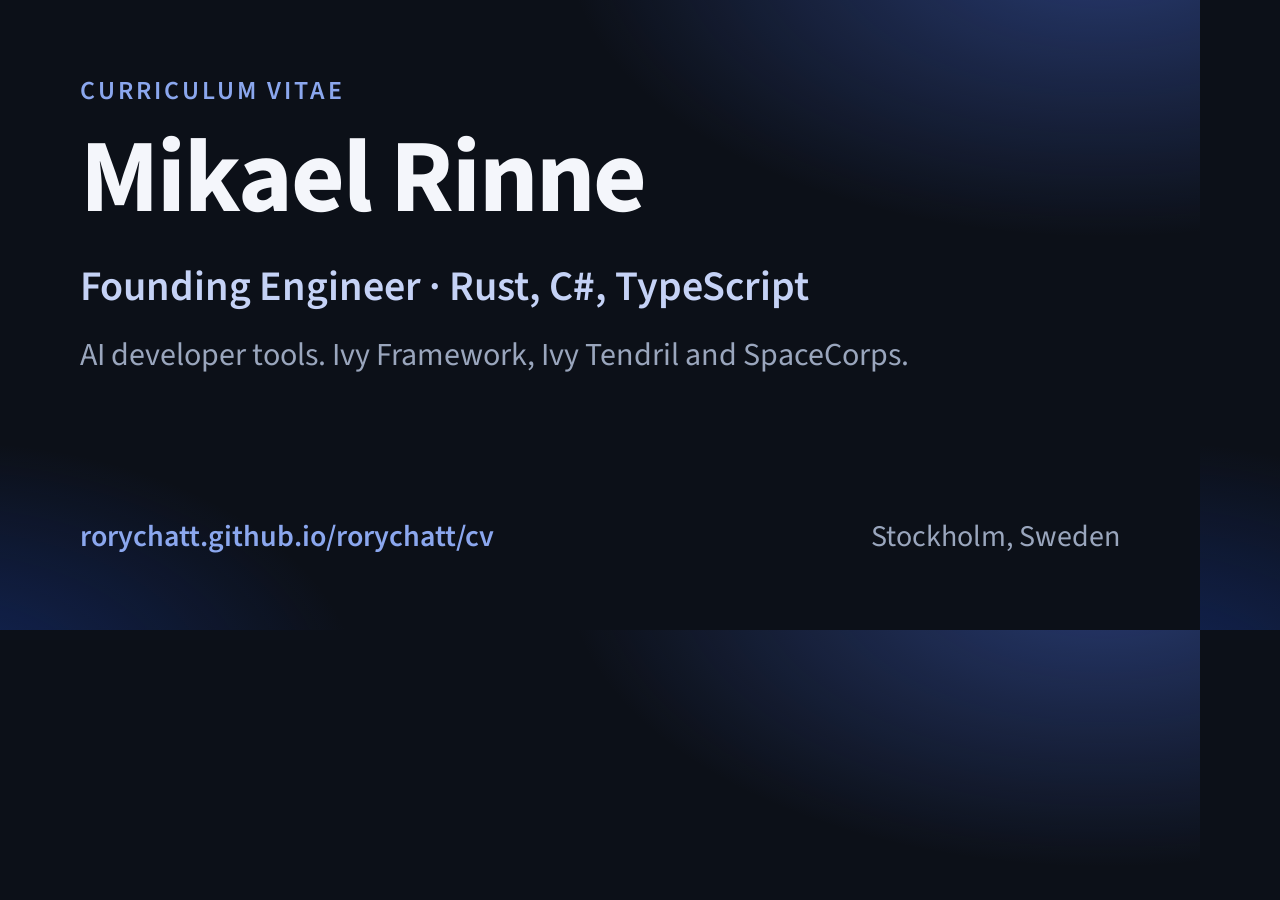
<file: cv/og.html>
<!doctype html>
<html lang="en">
<head>
<meta charset="utf-8">
<title>Mikael Rinne - CV (social preview card)</title>
<style>
  @font-face { font-family: "Source Sans 3"; font-weight: 400; src: url("fonts/source-sans-3-latin-400-normal.woff2") format("woff2"); }
  @font-face { font-family: "Source Sans 3"; font-weight: 600; src: url("fonts/source-sans-3-latin-600-normal.woff2") format("woff2"); }
  @font-face { font-family: "Source Sans 3"; font-weight: 700; src: url("fonts/source-sans-3-latin-700-normal.woff2") format("woff2"); }
  * { box-sizing: border-box; }
  html, body { margin: 0; width: 1200px; height: 630px; }
  body {
    font-family: "Source Sans 3", "Segoe UI", Arial, sans-serif;
    color: #f4f6fb;
    background:
      radial-gradient(900px 500px at 92% -10%, rgba(74,111,224,.45), transparent 60%),
      radial-gradient(700px 420px at -5% 110%, rgba(31,79,216,.35), transparent 60%),
      #0c1018;
    padding: 72px 80px;
    display: flex; flex-direction: column; justify-content: space-between;
  }
  .tag { font-size: 26px; font-weight: 600; letter-spacing: 3px; text-transform: uppercase; color: #8ba7ee; }
  h1 { margin: 18px 0 0; font-size: 104px; line-height: 1; font-weight: 700; letter-spacing: -2px; }
  .role { margin-top: 26px; font-size: 42px; font-weight: 600; color: #c5d2f6; }
  .what { margin-top: 18px; font-size: 32px; color: #9aa6bd; max-width: 980px; line-height: 1.3; }
  .foot { display: flex; justify-content: space-between; align-items: flex-end; font-size: 30px; color: #8ba7ee; font-weight: 600; }
  .foot span:last-child { color: #9aa6bd; font-weight: 400; }
</style>
</head>
<body>
  <div>
    <div class="tag">Curriculum vitae</div>
    <h1>Mikael Rinne</h1>
    <div class="role">Founding Engineer &middot; Rust, C#, TypeScript</div>
    <div class="what">AI developer tools. Ivy Framework, Ivy Tendril and SpaceCorps.</div>
  </div>
  <div class="foot"><span>rorychatt.github.io/rorychatt/cv</span><span>Stockholm, Sweden</span></div>
</body>
</html>
</file>
<file: assets/style.css>
:root {
  --bg: #07090d;
  --bg-soft: #0d1117;
  --panel: #10151d;
  --panel-2: #141b25;
  --line: #1e2733;
  --line-soft: #172030;
  --fg: #e8edf5;
  --fg-dim: #9aa8bd;
  --fg-faint: #64748b;
  --accent: #5eead4;
  --accent-2: #818cf8;
  --accent-3: #f0abfc;
  --warm: #fbbf24;
  --maxw: 1120px;
  --r: 14px;
  --mono: ui-monospace, SFMono-Regular, "SF Mono", Menlo, Consolas, monospace;
  --sans: "Inter", -apple-system, BlinkMacSystemFont, "Segoe UI", Roboto, Helvetica, Arial, sans-serif;
}

* { box-sizing: border-box; }
html { scroll-behavior: smooth; }

body {
  margin: 0;
  background: var(--bg);
  color: var(--fg);
  font-family: var(--sans);
  font-size: 16px;
  line-height: 1.6;
  -webkit-font-smoothing: antialiased;
  overflow-x: hidden;
}

body::before {
  content: "";
  position: fixed;
  inset: 0;
  z-index: -2;
  background:
    radial-gradient(900px 600px at 12% -8%, rgba(94, 234, 212, .10), transparent 60%),
    radial-gradient(800px 700px at 95% 8%, rgba(129, 140, 248, .11), transparent 62%),
    radial-gradient(700px 500px at 50% 105%, rgba(240, 171, 252, .06), transparent 60%);
}

body::after {
  content: "";
  position: fixed;
  inset: 0;
  z-index: -1;
  pointer-events: none;
  opacity: .5;
  background-image:
    linear-gradient(rgba(255,255,255,.017) 1px, transparent 1px),
    linear-gradient(90deg, rgba(255,255,255,.017) 1px, transparent 1px);
  background-size: 56px 56px;
  mask-image: radial-gradient(ellipse 100% 70% at 50% 0%, #000 30%, transparent 85%);
}

.wrap { max-width: var(--maxw); margin: 0 auto; padding: 0 22px; }

a { color: var(--accent); text-decoration: none; }
a:hover { text-decoration: underline; }

/* ---------- nav ---------- */
nav {
  position: sticky; top: 0; z-index: 50;
  backdrop-filter: blur(14px);
  background: rgba(7, 9, 13, .78);
  border-bottom: 1px solid var(--line-soft);
}
nav .wrap { display: flex; align-items: center; gap: 26px; height: 58px; }
.brand {
  font-family: var(--mono); font-size: 14px; font-weight: 600;
  color: var(--fg); letter-spacing: -.3px; white-space: nowrap;
}
.brand span { color: var(--accent); }
nav ul { display: flex; gap: 22px; list-style: none; margin: 0 0 0 auto; padding: 0; }
nav ul a {
  font-size: 13.5px; color: var(--fg-dim); font-weight: 500;
  text-decoration: none; transition: color .16s;
}
nav ul a:hover { color: var(--fg); text-decoration: none; }
@media (max-width: 820px) { nav ul { display: none; } }

/* ---------- hero ---------- */
header.hero { padding: 84px 0 64px; }
.eyebrow {
  font-family: var(--mono); font-size: 12.5px; letter-spacing: 1.6px;
  text-transform: uppercase; color: var(--accent); margin-bottom: 18px;
  display: flex; align-items: center; gap: 10px;
}
.eyebrow::before {
  content: ""; width: 26px; height: 1px; background: var(--accent); opacity: .6;
}
h1 {
  font-size: clamp(2.6rem, 7vw, 4.4rem);
  line-height: 1.03; margin: 0 0 20px; letter-spacing: -2.4px; font-weight: 700;
}
h1 .grad {
  background: linear-gradient(103deg, var(--accent) 0%, var(--accent-2) 52%, var(--accent-3) 100%);
  -webkit-background-clip: text; background-clip: text; color: transparent;
}
.tagline {
  font-size: clamp(1.05rem, 2.3vw, 1.32rem); color: var(--fg-dim);
  max-width: 64ch; margin: 0 0 14px; line-height: 1.58;
}
.tagline strong { color: var(--fg); font-weight: 600; }
.subline { color: var(--fg-faint); font-size: 15px; max-width: 62ch; margin: 0 0 30px; }

.cta { display: flex; flex-wrap: wrap; gap: 12px; margin-bottom: 42px; }
.btn {
  display: inline-flex; align-items: center; gap: 8px;
  padding: 10px 18px; border-radius: 10px; font-size: 14.5px; font-weight: 500;
  border: 1px solid var(--line); color: var(--fg); background: var(--panel);
  transition: all .17s; text-decoration: none;
}
.btn:hover { border-color: var(--accent); color: var(--accent); text-decoration: none; transform: translateY(-1px); }
.btn.primary {
  background: linear-gradient(103deg, var(--accent), var(--accent-2));
  color: #06131a; border-color: transparent; font-weight: 600;
}
.btn.primary:hover { color: #06131a; filter: brightness(1.08); }

/* ---------- stat strip ---------- */
.stats {
  display: grid; grid-template-columns: repeat(auto-fit, minmax(150px, 1fr));
  gap: 1px; background: var(--line-soft);
  border: 1px solid var(--line-soft); border-radius: var(--r); overflow: hidden;
}
.stat { background: var(--panel); padding: 20px 18px; }
.stat b {
  display: block; font-size: clamp(1.5rem, 3.4vw, 2rem); font-weight: 700;
  letter-spacing: -1px; line-height: 1.1; font-variant-numeric: tabular-nums;
}
.stat span {
  display: block; font-size: 11.5px; color: var(--fg-faint); margin-top: 5px;
  text-transform: uppercase; letter-spacing: .9px; font-family: var(--mono);
}
.stat:nth-child(1) b { color: var(--accent); }
.stat:nth-child(2) b { color: var(--accent-2); }
.stat:nth-child(3) b { color: var(--accent-3); }
.stat:nth-child(4) b { color: var(--warm); }
.stat:nth-child(5) b { color: var(--accent); }

/* ---------- sections ---------- */
section { padding: 66px 0; scroll-margin-top: 64px; }
.sec-head { margin-bottom: 32px; }
.sec-num {
  font-family: var(--mono); font-size: 12px; color: var(--accent);
  letter-spacing: 1.4px; display: block; margin-bottom: 8px;
}
h2 {
  font-size: clamp(1.7rem, 3.6vw, 2.3rem); margin: 0 0 8px;
  letter-spacing: -1.1px; font-weight: 700;
}
.sec-sub { color: var(--fg-dim); font-size: 15.5px; max-width: 70ch; margin: 0; }

/* ---------- project grid ---------- */
.proj-grid {
  display: grid; grid-template-columns: repeat(auto-fill, minmax(330px, 1fr)); gap: 16px;
}
.proj {
  position: relative; display: flex; flex-direction: column;
  background: var(--panel); border: 1px solid var(--line-soft);
  border-radius: var(--r); padding: 22px; overflow: hidden;
  transition: border-color .2s, transform .2s, background .2s;
}
.proj::before {
  content: ""; position: absolute; inset: 0 0 auto 0; height: 2px;
  background: linear-gradient(90deg, var(--accent), var(--accent-2));
  opacity: 0; transition: opacity .2s;
}
.proj:hover { border-color: var(--line); transform: translateY(-3px); background: var(--panel-2); }
.proj:hover::before { opacity: 1; }
.proj-top { display: flex; align-items: baseline; gap: 10px; margin-bottom: 4px; }
.rank {
  font-family: var(--mono); font-size: 11.5px; color: var(--fg-faint);
  font-weight: 600; letter-spacing: .5px;
}
.proj h3 { font-size: 1.14rem; margin: 0; letter-spacing: -.5px; font-weight: 650; }
.proj h3 a { color: var(--fg); }
.proj h3 a:hover { color: var(--accent); text-decoration: none; }
.proj .slug {
  font-family: var(--mono); font-size: 11.5px; color: var(--fg-faint);
  margin: 2px 0 12px; word-break: break-all;
}
.proj .desc { font-size: 14.2px; color: var(--fg-dim); margin: 0 0 12px; line-height: 1.55; }
.proj .role {
  font-size: 13.4px; color: var(--fg-dim); margin: 0 0 16px; padding-left: 12px;
  border-left: 2px solid var(--line); line-height: 1.5;
}
.proj .role b { color: var(--accent); font-weight: 600; }
.proj-meta {
  display: flex; flex-wrap: wrap; gap: 7px; align-items: center; margin-top: auto;
  font-family: var(--mono); font-size: 11.5px;
}
.pill {
  padding: 3.5px 9px; border-radius: 999px; border: 1px solid var(--line);
  color: var(--fg-dim); background: rgba(255,255,255,.015); white-space: nowrap;
}
.pill.commits { color: var(--accent); border-color: rgba(94,234,212,.28); background: rgba(94,234,212,.06); }
.pill.star { color: var(--warm); border-color: rgba(251,191,36,.25); background: rgba(251,191,36,.05); }
.pill.lang::before {
  content: ""; display: inline-block; width: 7px; height: 7px; border-radius: 50%;
  background: var(--d, var(--fg-faint)); margin-right: 6px; vertical-align: 1px;
}

/* ---------- heatmap ---------- */
.hm-panel {
  background: var(--panel); border: 1px solid var(--line-soft);
  border-radius: var(--r); padding: 22px;
}
.hm-scroll { overflow-x: auto; padding-bottom: 6px; }
.hm-scroll::-webkit-scrollbar { height: 7px; }
.hm-scroll::-webkit-scrollbar-thumb { background: var(--line); border-radius: 4px; }
.hm-year { margin-bottom: 22px; }
.hm-year:last-child { margin-bottom: 0; }
.hm-year-head {
  display: flex; align-items: baseline; gap: 12px; margin-bottom: 9px;
}
.hm-year-head b { font-family: var(--mono); font-size: 14px; letter-spacing: .5px; }
.hm-year-head span { font-size: 12.5px; color: var(--fg-faint); font-family: var(--mono); }
/* fixed-width columns + start alignment: a partial year must end early,
   not stretch its weeks to fill the panel */
.hm-grid {
  display: grid; grid-auto-flow: column;
  grid-template-rows: repeat(7, 11px);
  grid-auto-columns: 11px;
  justify-content: start;
  gap: 3px;
  width: max-content;
}
.hm-d {
  width: 11px; height: 11px; border-radius: 2.5px; background: #161c25;
  transition: transform .1s;
}
.hm-d[data-l="1"] { background: #0f766e; }
.hm-d[data-l="2"] { background: #14b8a6; }
.hm-d[data-l="3"] { background: #5eead4; }
.hm-d[data-l="4"] { background: #a7f3e4; box-shadow: 0 0 7px rgba(94,234,212,.45); }
.hm-d:hover { transform: scale(1.5); z-index: 2; position: relative; }
.hm-legend {
  display: flex; align-items: center; gap: 7px; margin-top: 16px;
  font-size: 11.5px; color: var(--fg-faint); font-family: var(--mono);
}
.hm-legend .hm-d:hover { transform: none; }

/* ---------- language bar ---------- */
.langbar {
  display: flex; height: 9px; border-radius: 999px; overflow: hidden;
  margin: 26px 0 14px; background: var(--line-soft);
}
.langbar i { display: block; height: 100%; }
.langkeys { display: flex; flex-wrap: wrap; gap: 8px 18px; font-size: 12.5px; font-family: var(--mono); }
.langkeys span { color: var(--fg-dim); display: flex; align-items: center; gap: 7px; }
.langkeys i { width: 9px; height: 9px; border-radius: 50%; display: inline-block; }
.langkeys b { color: var(--fg); font-weight: 600; }

/* ---------- timeline ---------- */
.tl { position: relative; padding-left: 26px; }
.tl::before {
  content: ""; position: absolute; left: 5px; top: 6px; bottom: 6px; width: 1px;
  background: linear-gradient(180deg, var(--accent), var(--accent-2) 45%, var(--accent-3) 80%, transparent);
  opacity: .45;
}
.tl-year {
  position: relative; font-family: var(--mono); font-size: 1.25rem; font-weight: 700;
  margin: 34px 0 14px; letter-spacing: -.5px; color: var(--fg);
}
.tl-year:first-child { margin-top: 0; }
.tl-year::before {
  content: ""; position: absolute; left: -26px; top: 9px; width: 11px; height: 11px;
  border-radius: 50%; background: var(--accent); box-shadow: 0 0 0 4px rgba(94,234,212,.13);
}
.tl-year small { font-family: var(--sans); font-size: 12.5px; color: var(--fg-faint); font-weight: 400; margin-left: 10px; letter-spacing: 0; }
.tl-items { display: flex; flex-direction: column; gap: 2px; }
.tl-row {
  display: grid; grid-template-columns: 1fr auto; align-items: center; gap: 14px;
  padding: 9px 13px; border-radius: 9px; border: 1px solid transparent;
  transition: background .15s, border-color .15s;
}
.tl-row:hover { background: var(--panel); border-color: var(--line-soft); }
.tl-name { font-size: 14px; display: flex; align-items: center; gap: 9px; flex-wrap: wrap; min-width: 0; }
.tl-name a { color: var(--fg); font-weight: 500; }
.tl-name .org { color: var(--fg-faint); font-family: var(--mono); font-size: 12px; }
.tl-tag {
  font-family: var(--mono); font-size: 10.5px; padding: 1.5px 7px; border-radius: 5px;
  border: 1px solid var(--line); color: var(--fg-faint); text-transform: uppercase; letter-spacing: .5px;
}
.tl-right { display: flex; align-items: center; gap: 11px; }
.tl-bar { width: clamp(60px, 14vw, 150px); height: 5px; border-radius: 3px; background: var(--line-soft); overflow: hidden; }
.tl-bar i { display: block; height: 100%; background: linear-gradient(90deg, var(--accent-2), var(--accent)); border-radius: 3px; }
.tl-n {
  font-family: var(--mono); font-size: 12px; color: var(--fg-dim);
  min-width: 52px; text-align: right; font-variant-numeric: tabular-nums;
}
@media (max-width: 620px) {
  .tl-row { grid-template-columns: 1fr; gap: 7px; }
  .tl-bar { width: 100%; }
}

/* ---------- experience ---------- */
.xp { display: flex; flex-direction: column; gap: 14px; }
.xp-item {
  display: grid; grid-template-columns: 190px 1fr; gap: 26px;
  background: var(--panel); border: 1px solid var(--line-soft);
  border-radius: var(--r); padding: 24px; transition: border-color .2s;
}
.xp-item:hover { border-color: var(--line); }
.xp-when {
  font-family: var(--mono); font-size: 12.5px; color: var(--accent);
  letter-spacing: .4px; padding-top: 3px;
}
.xp-when span { display: block; color: var(--fg-faint); margin-top: 6px; letter-spacing: 0; }
.xp h3 { margin: 0 0 3px; font-size: 1.1rem; letter-spacing: -.4px; font-weight: 650; }
.xp .org { color: var(--accent-2); font-weight: 600; font-size: 14px; margin-bottom: 11px; }
.xp p { margin: 0 0 9px; font-size: 14.3px; color: var(--fg-dim); line-height: 1.6; }
.xp p:last-child { margin-bottom: 0; }
.xp p strong { color: var(--fg); font-weight: 600; }
@media (max-width: 720px) {
  .xp-item { grid-template-columns: 1fr; gap: 12px; }
  .xp-when span { display: inline; margin-left: 10px; }
}

/* ---------- two column ---------- */
.cols { display: grid; grid-template-columns: 1fr 1fr; gap: 16px; }
@media (max-width: 860px) { .cols { grid-template-columns: 1fr; } }
.card {
  background: var(--panel); border: 1px solid var(--line-soft);
  border-radius: var(--r); padding: 24px;
}
.card h3 { margin: 0 0 4px; font-size: 1.06rem; letter-spacing: -.3px; }
.card .meta { font-family: var(--mono); font-size: 12px; color: var(--accent); margin-bottom: 12px; }
.card p { font-size: 14.2px; color: var(--fg-dim); margin: 0 0 9px; line-height: 1.6; }
.card p:last-child { margin-bottom: 0; }

.paper {
  border-left: 3px solid var(--accent-3);
  background: linear-gradient(94deg, rgba(240,171,252,.055), transparent 65%);
}
.paper .meta { color: var(--accent-3); }

/* ---------- skills ---------- */
.skills { display: grid; grid-template-columns: repeat(auto-fit, minmax(230px, 1fr)); gap: 16px; }
.skill-group {
  background: var(--panel); border: 1px solid var(--line-soft);
  border-radius: var(--r); padding: 20px;
}
.skill-group h4 {
  margin: 0 0 13px; font-family: var(--mono); font-size: 11.5px;
  text-transform: uppercase; letter-spacing: 1.3px; color: var(--accent); font-weight: 600;
}
.tags { display: flex; flex-wrap: wrap; gap: 6px; }
.tag {
  font-size: 12.5px; padding: 4px 10px; border-radius: 7px;
  background: rgba(255,255,255,.028); border: 1px solid var(--line-soft); color: var(--fg-dim);
  transition: all .15s;
}
.tag:hover { border-color: var(--accent); color: var(--accent); }
.tag.hot { color: var(--fg); border-color: var(--line); background: rgba(94,234,212,.07); }

/* ---------- footer ---------- */
footer {
  border-top: 1px solid var(--line-soft); padding: 46px 0 40px; margin-top: 30px;
}
.foot {
  display: flex; flex-wrap: wrap; gap: 20px;
  justify-content: space-between; align-items: center;
}
.foot-links { display: flex; flex-wrap: wrap; gap: 20px; font-size: 14px; }
.foot-note { font-size: 12.5px; color: var(--fg-faint); font-family: var(--mono); }

.reveal { opacity: 0; transform: translateY(16px); transition: opacity .55s ease, transform .55s ease; }
.reveal.in { opacity: 1; transform: none; }
@media (prefers-reduced-motion: reduce) {
  * { animation: none !important; transition: none !important; }
  .reveal { opacity: 1; transform: none; }
  html { scroll-behavior: auto; }
}

/* ---------- contact link cards ---------- */
.linkgrid { display: grid; grid-template-columns: repeat(auto-fit, minmax(250px, 1fr)); gap: 12px; }
.linkcard {
  display: flex; flex-direction: column; gap: 4px;
  background: var(--panel); border: 1px solid var(--line-soft);
  border-radius: var(--r); padding: 16px 18px; transition: border-color .15s, transform .15s;
}
.linkcard:hover { border-color: var(--accent); transform: translateY(-2px); }
.linkcard b { font-size: 15px; color: var(--fg); font-weight: 600; }
.linkcard span { font-size: 13px; color: var(--fg-faint); }

/* ---------- footer section nav ---------- */
.foot-nav {
  display: flex; flex-wrap: wrap; gap: 18px; margin-top: 26px;
  padding-top: 22px; border-top: 1px solid var(--line-soft);
  font-size: 13px; font-family: var(--mono);
}
.foot-nav a { color: var(--fg-faint); }
.foot-nav a:hover { color: var(--accent); }

/* brand is a link now; keep it looking like text */
a.brand:hover { text-decoration: none; }
.linkcard:hover, .linkcard b, .linkcard span { text-decoration: none; }
</file>
